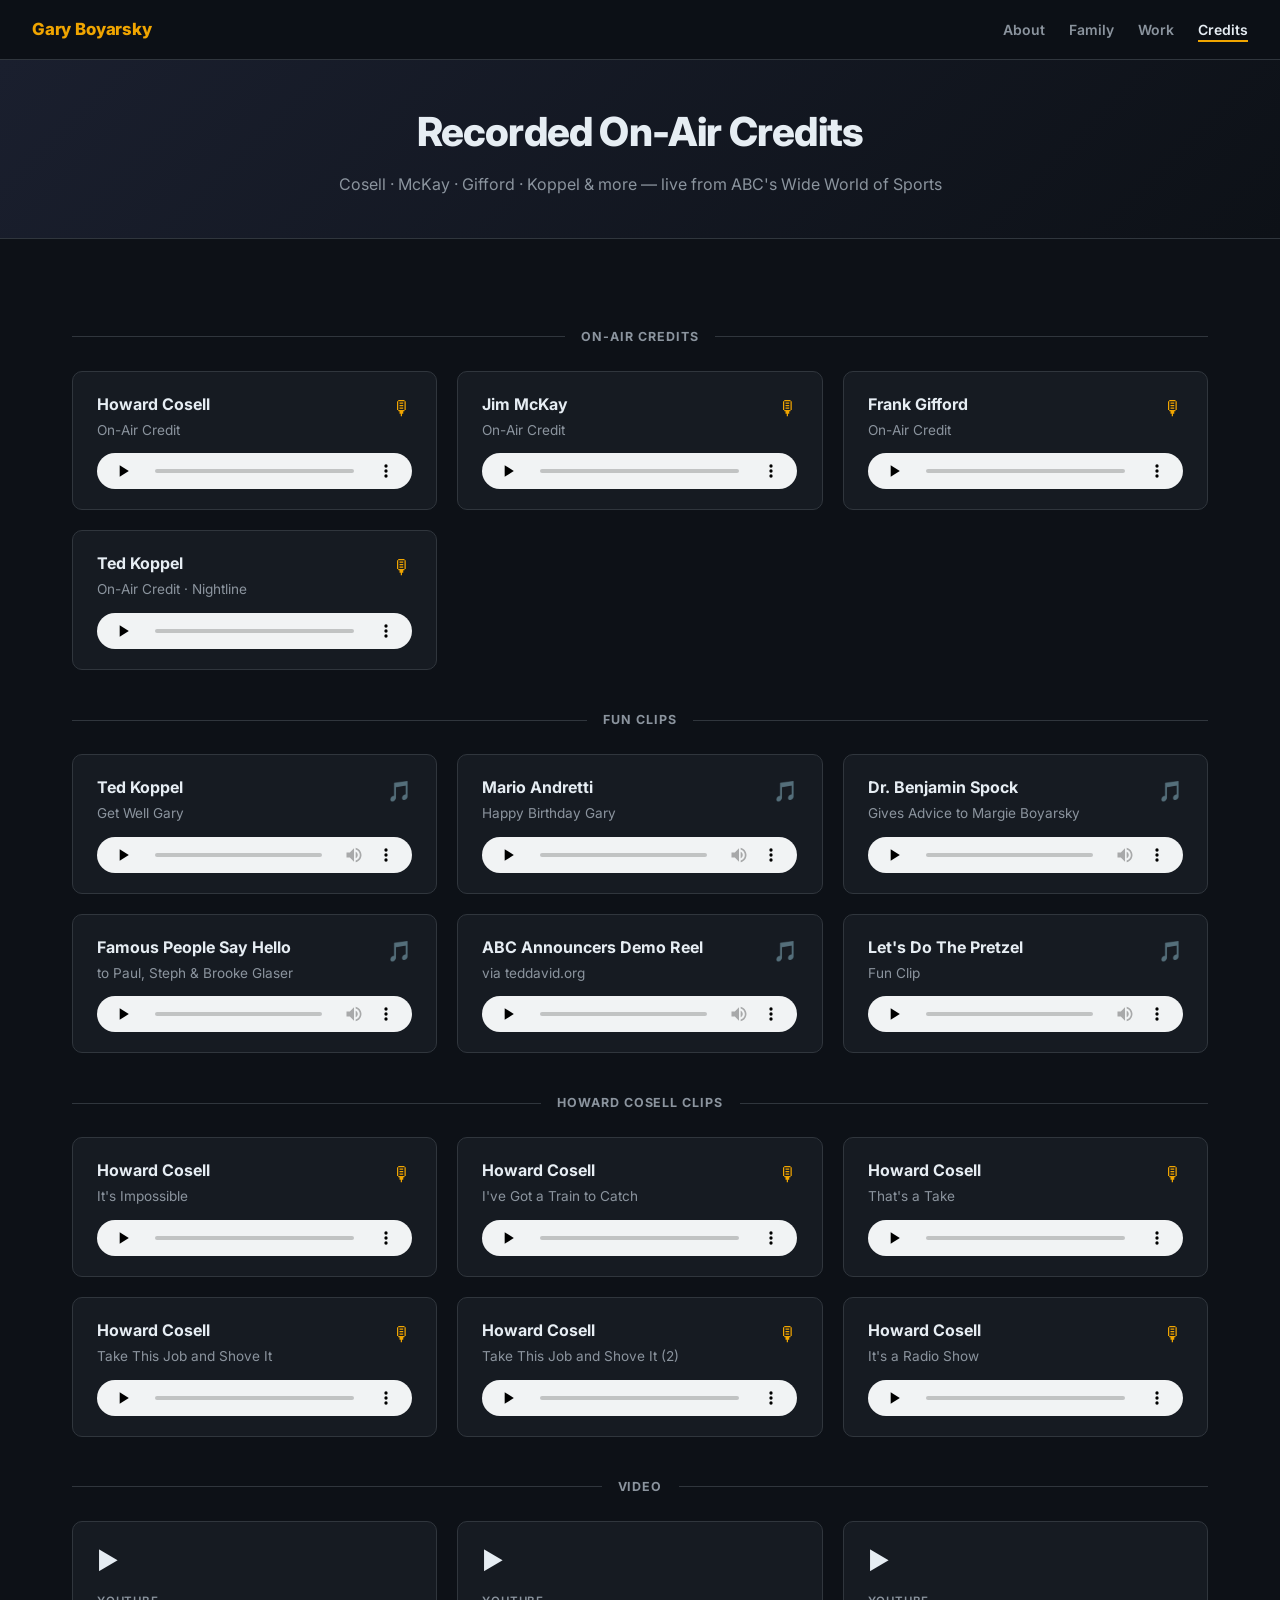
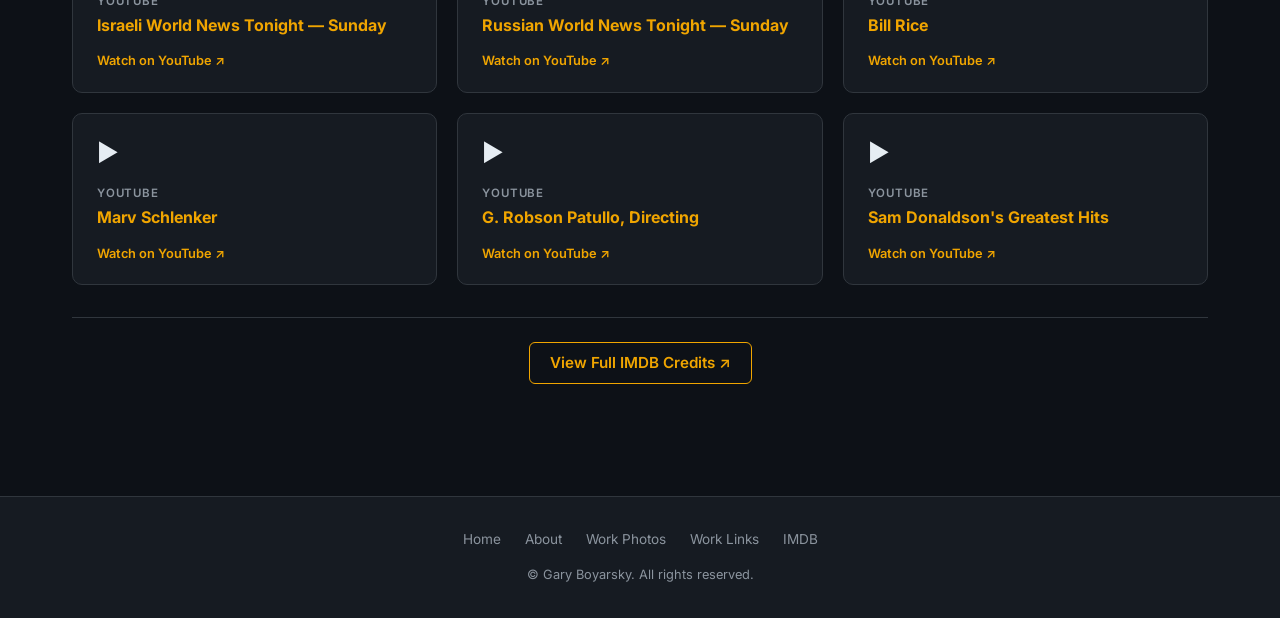
<file: credits.html>
<!DOCTYPE html>
<html lang="en">
<head>
  <meta charset="UTF-8">
  <meta name="viewport" content="width=device-width, initial-scale=1.0">
  <title>Audio Credits · Gary Boyarsky</title>
  <link rel="stylesheet" href="styles.css">
</head>
<body>

<nav class="nav">
  <a href="index.html" class="nav-logo">Gary Boyarsky</a>
  <ul class="nav-links">
    <li><a href="history.html">About</a></li>
    <li><a href="family.html">Family</a></li>
    <li><a href="workphotos.html">Work</a></li>
    <li><a href="credits.html" class="active">Credits</a></li>
  </ul>
</nav>

<div class="page-header">
  <h1>Recorded On-Air Credits</h1>
  <p>Cosell · McKay · Gifford · Koppel &amp; more — live from ABC's Wide World of Sports</p>
</div>

<main class="container">

  <div class="section-divider">On-Air Credits</div>
  <div class="card-grid">

    <div class="audio-card">
      <div class="audio-card-header">
        <div>
          <div class="audio-card-name">Howard Cosell</div>
          <div class="audio-card-title">On-Air Credit</div>
        </div>
        <div class="audio-card-icon">🎙</div>
      </div>
      <audio controls preload="none">
        <source src="http://garyboyarsky.com/Howard%20Cosell.mp3" type="audio/mpeg">
      </audio>
    </div>

    <div class="audio-card">
      <div class="audio-card-header">
        <div>
          <div class="audio-card-name">Jim McKay</div>
          <div class="audio-card-title">On-Air Credit</div>
        </div>
        <div class="audio-card-icon">🎙</div>
      </div>
      <audio controls preload="none">
        <source src="http://garyboyarsky.com/Jim%20McKay.mp3" type="audio/mpeg">
      </audio>
    </div>

    <div class="audio-card">
      <div class="audio-card-header">
        <div>
          <div class="audio-card-name">Frank Gifford</div>
          <div class="audio-card-title">On-Air Credit</div>
        </div>
        <div class="audio-card-icon">🎙</div>
      </div>
      <audio controls preload="none">
        <source src="http://garyboyarsky.com/Frank%20Gifford.mp3" type="audio/mpeg">
      </audio>
    </div>

    <div class="audio-card">
      <div class="audio-card-header">
        <div>
          <div class="audio-card-name">Ted Koppel</div>
          <div class="audio-card-title">On-Air Credit · Nightline</div>
        </div>
        <div class="audio-card-icon">🎙</div>
      </div>
      <audio controls preload="none">
        <source src="http://garyboyarsky.com/Ted%20Koppel.mp3" type="audio/mpeg">
      </audio>
    </div>

  </div>

  <div class="section-divider">Fun Clips</div>
  <div class="card-grid">

    <div class="audio-card">
      <div class="audio-card-header">
        <div>
          <div class="audio-card-name">Ted Koppel</div>
          <div class="audio-card-title">Get Well Gary</div>
        </div>
        <div class="audio-card-icon">🎵</div>
      </div>
      <audio controls preload="none">
        <source src="http://garyboyarsky.com/ted.mp3" type="audio/mpeg">
      </audio>
    </div>

    <div class="audio-card">
      <div class="audio-card-header">
        <div>
          <div class="audio-card-name">Mario Andretti</div>
          <div class="audio-card-title">Happy Birthday Gary</div>
        </div>
        <div class="audio-card-icon">🎵</div>
      </div>
      <audio controls preload="none">
        <source src="http://garyboyarsky.com/mario.mp3" type="audio/mpeg">
      </audio>
    </div>

    <div class="audio-card">
      <div class="audio-card-header">
        <div>
          <div class="audio-card-name">Dr. Benjamin Spock</div>
          <div class="audio-card-title">Gives Advice to Margie Boyarsky</div>
        </div>
        <div class="audio-card-icon">🎵</div>
      </div>
      <audio controls preload="none">
        <source src="http://garyboyarsky.com/Ben%20Spock.mp3" type="audio/mpeg">
      </audio>
    </div>

    <div class="audio-card">
      <div class="audio-card-header">
        <div>
          <div class="audio-card-name">Famous People Say Hello</div>
          <div class="audio-card-title">to Paul, Steph &amp; Brooke Glaser</div>
        </div>
        <div class="audio-card-icon">🎵</div>
      </div>
      <audio controls preload="none">
        <source src="http://www.garyboyarsky.com/Audio%20Autographs%20GB.mp3" type="audio/mpeg">
      </audio>
    </div>

    <div class="audio-card">
      <div class="audio-card-header">
        <div>
          <div class="audio-card-name">ABC Announcers Demo Reel</div>
          <div class="audio-card-title">via teddavid.org</div>
        </div>
        <div class="audio-card-icon">🎵</div>
      </div>
      <audio controls preload="none">
        <source src="http://teddavid.org/ABCAnncrsDemo.mp3" type="audio/mpeg">
      </audio>
    </div>

    <div class="audio-card">
      <div class="audio-card-header">
        <div>
          <div class="audio-card-name">Let's Do The Pretzel</div>
          <div class="audio-card-title">Fun Clip</div>
        </div>
        <div class="audio-card-icon">🎵</div>
      </div>
      <audio controls preload="none">
        <source src="http://www.garyboyarsky.com/letsdothepretzel.mp3" type="audio/mpeg">
      </audio>
    </div>

  </div>

  <div class="section-divider">Howard Cosell Clips</div>
  <div class="card-grid">

    <div class="audio-card">
      <div class="audio-card-header">
        <div>
          <div class="audio-card-name">Howard Cosell</div>
          <div class="audio-card-title">It's Impossible</div>
        </div>
        <div class="audio-card-icon">🎙</div>
      </div>
      <audio controls preload="none">
        <source src="http://garyboyarsky.com/ITS%20IMPOSSIBLE.mp3" type="audio/mpeg">
      </audio>
    </div>

    <div class="audio-card">
      <div class="audio-card-header">
        <div>
          <div class="audio-card-name">Howard Cosell</div>
          <div class="audio-card-title">I've Got a Train to Catch</div>
        </div>
        <div class="audio-card-icon">🎙</div>
      </div>
      <audio controls preload="none">
        <source src="http://garyboyarsky.com/TRAIN.mp3" type="audio/mpeg">
      </audio>
    </div>

    <div class="audio-card">
      <div class="audio-card-header">
        <div>
          <div class="audio-card-name">Howard Cosell</div>
          <div class="audio-card-title">That's a Take</div>
        </div>
        <div class="audio-card-icon">🎙</div>
      </div>
      <audio controls preload="none">
        <source src="http://garyboyarsky.com/THATS%20A%20TAKE.mp3" type="audio/mpeg">
      </audio>
    </div>

    <div class="audio-card">
      <div class="audio-card-header">
        <div>
          <div class="audio-card-name">Howard Cosell</div>
          <div class="audio-card-title">Take This Job and Shove It</div>
        </div>
        <div class="audio-card-icon">🎙</div>
      </div>
      <audio controls preload="none">
        <source src="http://garyboyarsky.com/TAKE%20THIS%20JOB%20AND%20SHOVE%20IT.mp3" type="audio/mpeg">
      </audio>
    </div>

    <div class="audio-card">
      <div class="audio-card-header">
        <div>
          <div class="audio-card-name">Howard Cosell</div>
          <div class="audio-card-title">Take This Job and Shove It (2)</div>
        </div>
        <div class="audio-card-icon">🎙</div>
      </div>
      <audio controls preload="none">
        <source src="http://garyboyarsky.com/TAKE%20THIS%20JOB%20AND%20SHOVE%20IT%202.mp3" type="audio/mpeg">
      </audio>
    </div>

    <div class="audio-card">
      <div class="audio-card-header">
        <div>
          <div class="audio-card-name">Howard Cosell</div>
          <div class="audio-card-title">It's a Radio Show</div>
        </div>
        <div class="audio-card-icon">🎙</div>
      </div>
      <audio controls preload="none">
        <source src="http://garyboyarsky.com/ITS%20A%20RADIO%20SHOW.mp3" type="audio/mpeg">
      </audio>
    </div>

  </div>

  <div class="section-divider">Video</div>
  <div class="card-grid">
    <a href="https://www.youtube.com/watch?v=yKusQ3S_dQo" class="card" target="_blank" rel="noopener">
      <div class="card-icon">▶️</div>
      <div class="card-category">YouTube</div>
      <div class="card-title">Israeli World News Tonight — Sunday</div>
      <div class="card-arrow">Watch on YouTube ↗</div>
    </a>
    <a href="https://www.youtube.com/watch?v=mWGY6l84nbY" class="card" target="_blank" rel="noopener">
      <div class="card-icon">▶️</div>
      <div class="card-category">YouTube</div>
      <div class="card-title">Russian World News Tonight — Sunday</div>
      <div class="card-arrow">Watch on YouTube ↗</div>
    </a>
    <a href="https://www.youtube.com/watch?v=78CAx4_Gjl0" class="card" target="_blank" rel="noopener">
      <div class="card-icon">▶️</div>
      <div class="card-category">YouTube</div>
      <div class="card-title">Bill Rice</div>
      <div class="card-arrow">Watch on YouTube ↗</div>
    </a>
    <a href="https://www.youtube.com/watch?v=B7uyZb-xCDA" class="card" target="_blank" rel="noopener">
      <div class="card-icon">▶️</div>
      <div class="card-category">YouTube</div>
      <div class="card-title">Marv Schlenker</div>
      <div class="card-arrow">Watch on YouTube ↗</div>
    </a>
    <a href="https://www.youtube.com/watch?v=vAN73MWc3ZY" class="card" target="_blank" rel="noopener">
      <div class="card-icon">▶️</div>
      <div class="card-category">YouTube</div>
      <div class="card-title">G. Robson Patullo, Directing</div>
      <div class="card-arrow">Watch on YouTube ↗</div>
    </a>
    <a href="https://www.youtube.com/watch?v=j36Q4XBTFoc" class="card" target="_blank" rel="noopener">
      <div class="card-icon">▶️</div>
      <div class="card-category">YouTube</div>
      <div class="card-title">Sam Donaldson's Greatest Hits</div>
      <div class="card-arrow">Watch on YouTube ↗</div>
    </a>
  </div>

  <div style="margin-top:2rem; padding-top:1.5rem; border-top:1px solid var(--border); text-align:center;">
    <a href="http://www.imdb.com/name/nm3218027/" target="_blank" rel="noopener" class="hero-link">
      View Full IMDB Credits ↗
    </a>
  </div>

</main>

<footer class="footer">
  <div class="footer-links">
    <a href="index.html">Home</a>
    <a href="history.html">About</a>
    <a href="workphotos.html">Work Photos</a>
    <a href="work.html">Work Links</a>
    <a href="http://www.imdb.com/name/nm3218027/" target="_blank" rel="noopener">IMDB</a>
  </div>
  <p class="footer-copy">&copy; Gary Boyarsky. All rights reserved.</p>
</footer>

</body>
</html>
</file>
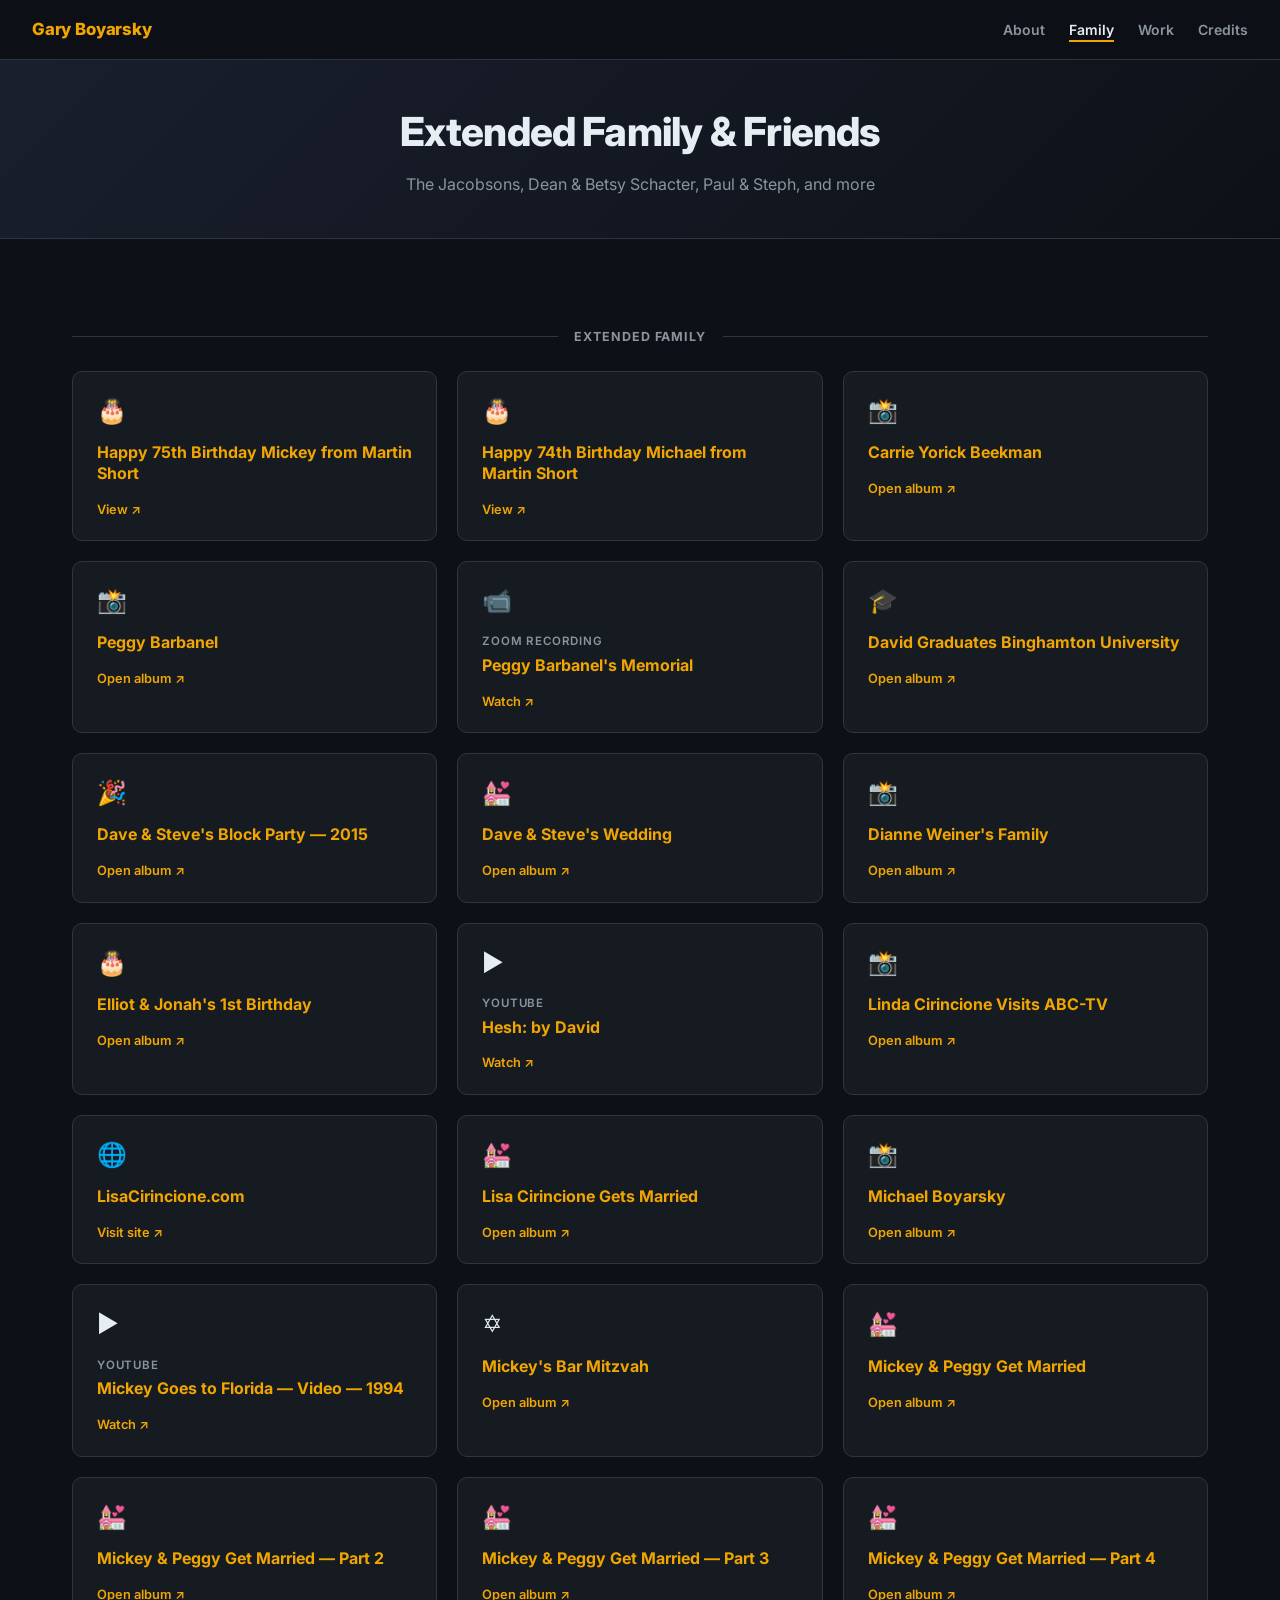
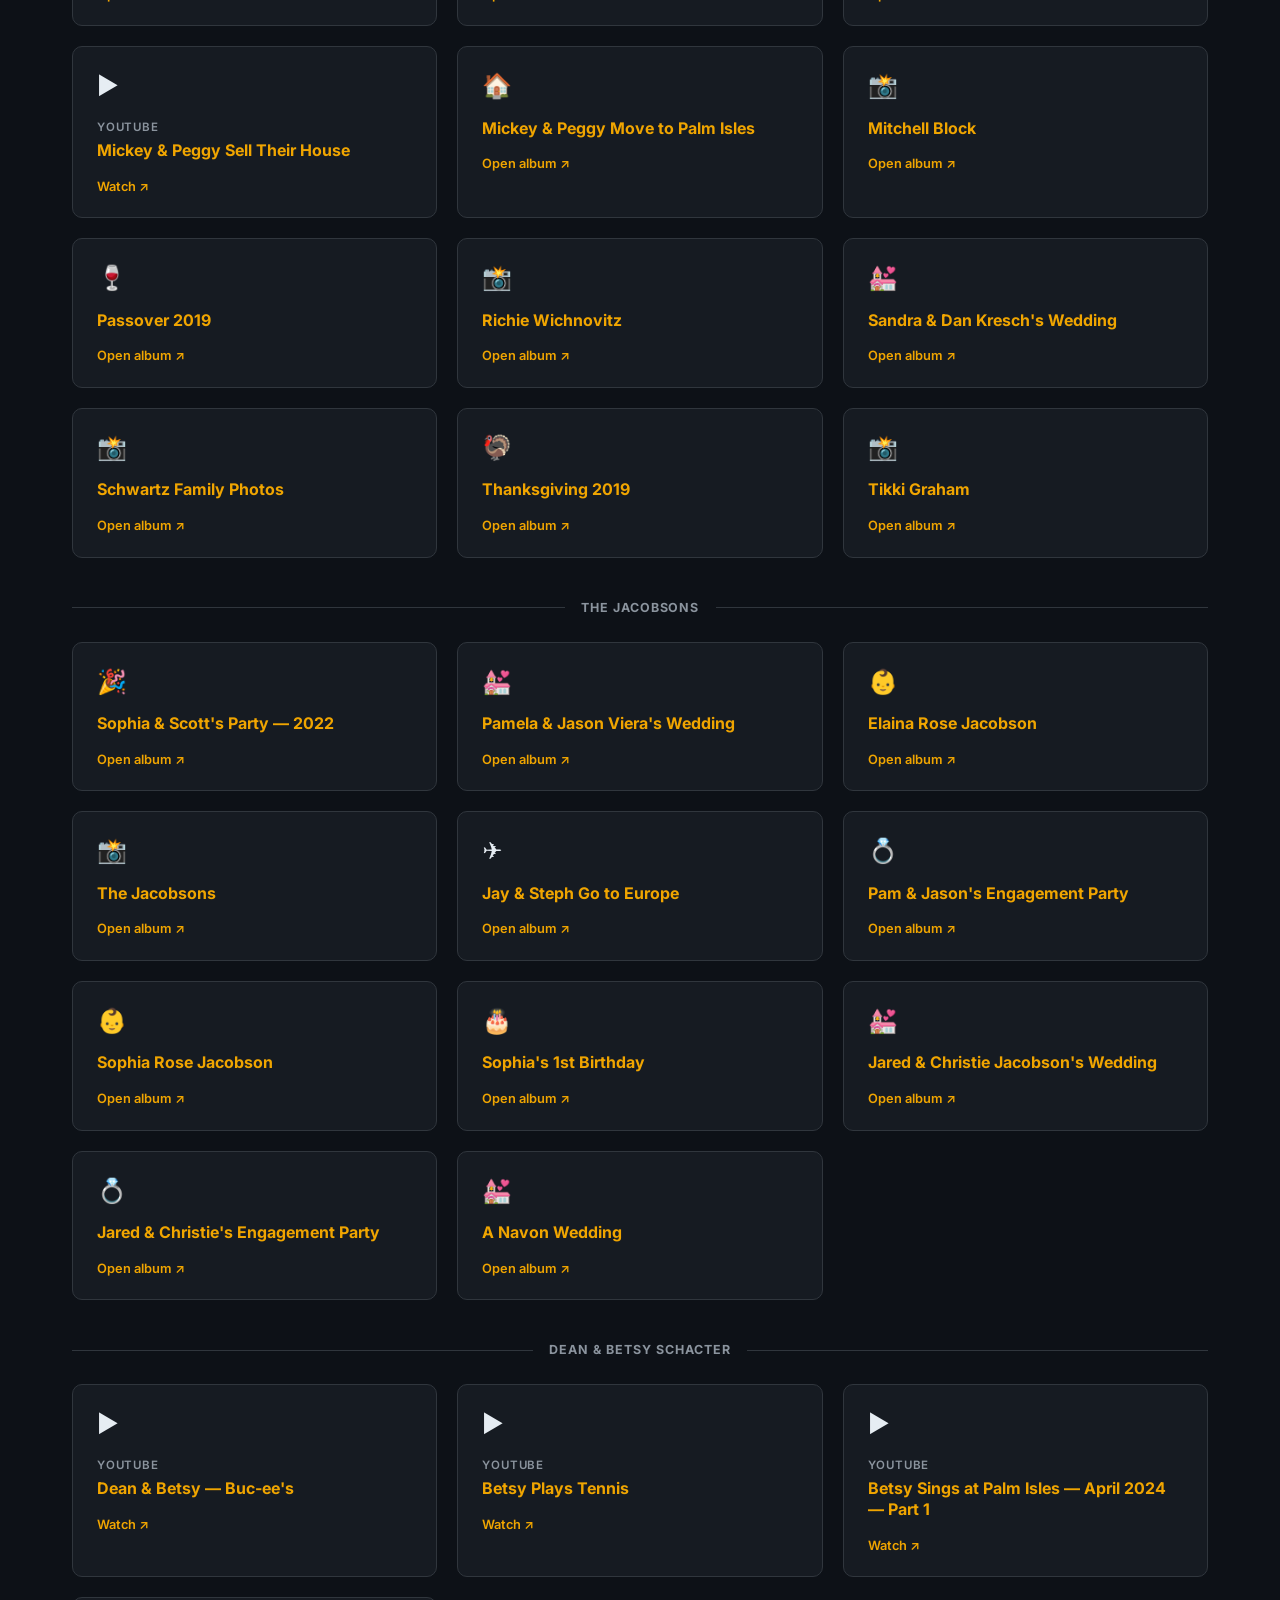
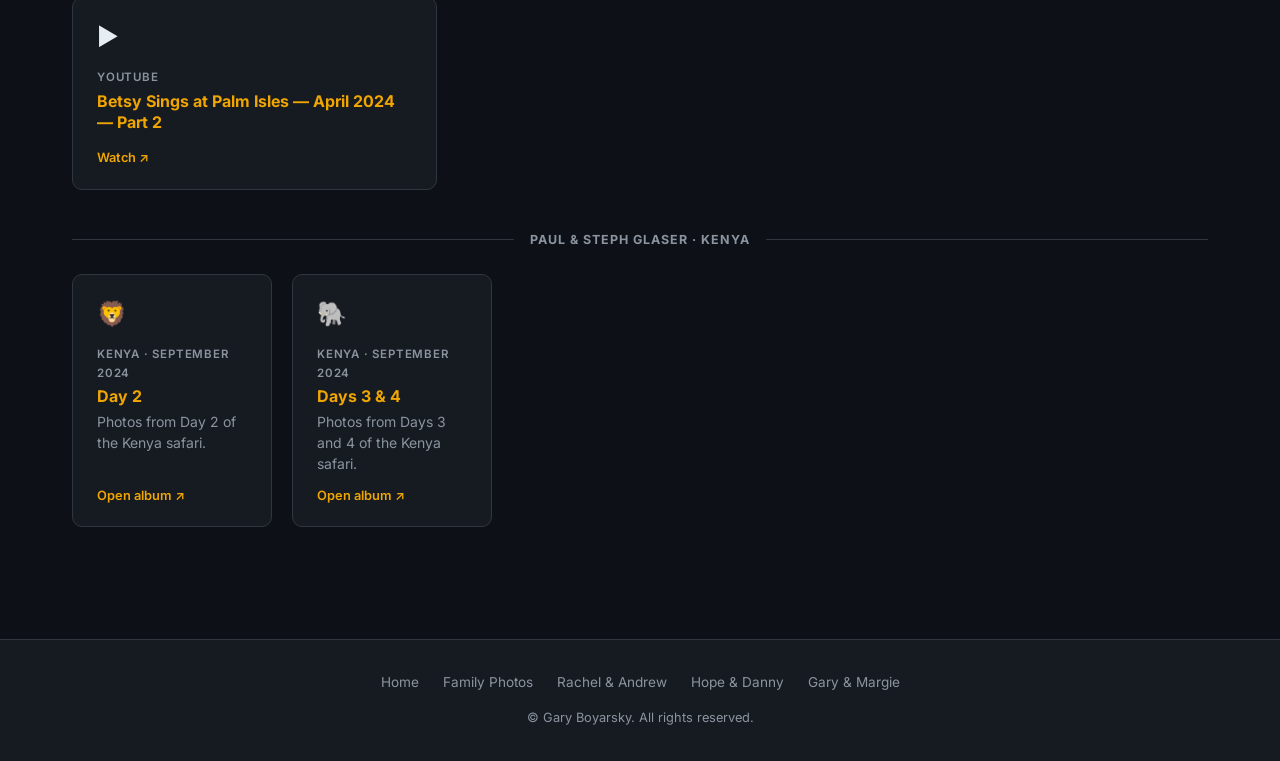
<file: extended.html>
<!DOCTYPE html>
<html lang="en">
<head>
  <meta charset="UTF-8">
  <meta name="viewport" content="width=device-width, initial-scale=1.0">
  <title>Extended Family &amp; Friends · Gary Boyarsky</title>
  <link rel="stylesheet" href="styles.css">
</head>
<body>

<nav class="nav">
  <a href="index.html" class="nav-logo">Gary Boyarsky</a>
  <ul class="nav-links">
    <li><a href="history.html">About</a></li>
    <li><a href="family.html" class="active">Family</a></li>
    <li><a href="workphotos.html">Work</a></li>
    <li><a href="credits.html">Credits</a></li>
  </ul>
</nav>

<div class="page-header">
  <h1>Extended Family &amp; Friends</h1>
  <p>The Jacobsons, Dean &amp; Betsy Schacter, Paul &amp; Steph, and more</p>
</div>

<main class="container">

  <div class="section-divider">Extended Family</div>
  <div class="card-grid">
    <a href="https://www.americangreetings.com/pickup/r012300d7d6094843b317449607537924" class="card" target="_blank" rel="noopener">
      <div class="card-icon">🎂</div>
      <div class="card-title">Happy 75th Birthday Mickey from Martin Short</div>
      <div class="card-arrow">View ↗</div>
    </a>
    <a href="https://www.americangreetings.com/pickup/re9570b2b-aa06-44b1-b918-0b8be46f40a1" class="card" target="_blank" rel="noopener">
      <div class="card-icon">🎂</div>
      <div class="card-title">Happy 74th Birthday Michael from Martin Short</div>
      <div class="card-arrow">View ↗</div>
    </a>
    <a href="https://photos.app.goo.gl/6FGLA9hrXGtEeiwt8" class="card" target="_blank" rel="noopener">
      <div class="card-icon">📸</div>
      <div class="card-title">Carrie Yorick Beekman</div>
      <div class="card-arrow">Open album ↗</div>
    </a>
    <a href="https://photos.app.goo.gl/hwEYxvj3cYCgtjYZ7" class="card" target="_blank" rel="noopener">
      <div class="card-icon">📸</div>
      <div class="card-title">Peggy Barbanel</div>
      <div class="card-arrow">Open album ↗</div>
    </a>
    <a href="https://us02web.zoom.us/rec/share/cgEqqxywZ8tghodrY_ZNXr3QXXg2HH69zTDb3KZFR8mJh3nE1g_L57gG0D-yCt44.bWmsHNYVkgO9iS8C" class="card" target="_blank" rel="noopener">
      <div class="card-icon">📹</div>
      <div class="card-category">Zoom Recording</div>
      <div class="card-title">Peggy Barbanel's Memorial</div>
      <div class="card-arrow">Watch ↗</div>
    </a>
    <a href="https://goo.gl/photos/xskgvStXqFi5hSR3A" class="card" target="_blank" rel="noopener">
      <div class="card-icon">🎓</div>
      <div class="card-title">David Graduates Binghamton University</div>
      <div class="card-arrow">Open album ↗</div>
    </a>
    <a href="https://goo.gl/photos/pTabMbvXoriUaShg9" class="card" target="_blank" rel="noopener">
      <div class="card-icon">🎉</div>
      <div class="card-title">Dave &amp; Steve's Block Party — 2015</div>
      <div class="card-arrow">Open album ↗</div>
    </a>
    <a href="https://goo.gl/photos/eBrhQYaJPcbGEAuJ7" class="card" target="_blank" rel="noopener">
      <div class="card-icon">💒</div>
      <div class="card-title">Dave &amp; Steve's Wedding</div>
      <div class="card-arrow">Open album ↗</div>
    </a>
    <a href="https://goo.gl/photos/sHF3K2Xxpdkwbku7A" class="card" target="_blank" rel="noopener">
      <div class="card-icon">📸</div>
      <div class="card-title">Dianne Weiner's Family</div>
      <div class="card-arrow">Open album ↗</div>
    </a>
    <a href="https://photos.app.goo.gl/6T2hB0CUZBXeMAqg2" class="card" target="_blank" rel="noopener">
      <div class="card-icon">🎂</div>
      <div class="card-title">Elliot &amp; Jonah's 1st Birthday</div>
      <div class="card-arrow">Open album ↗</div>
    </a>
    <a href="https://www.youtube.com/watch?v=armqwg5CK18&feature=em-share_video_user" class="card" target="_blank" rel="noopener">
      <div class="card-icon">▶️</div>
      <div class="card-category">YouTube</div>
      <div class="card-title">Hesh: by David</div>
      <div class="card-arrow">Watch ↗</div>
    </a>
    <a href="https://goo.gl/photos/1qTZN4WYwnn7yfnt9" class="card" target="_blank" rel="noopener">
      <div class="card-icon">📸</div>
      <div class="card-title">Linda Cirincione Visits ABC-TV</div>
      <div class="card-arrow">Open album ↗</div>
    </a>
    <a href="http://lisacirincione.com/" class="card" target="_blank" rel="noopener">
      <div class="card-icon">🌐</div>
      <div class="card-title">LisaCirincione.com</div>
      <div class="card-arrow">Visit site ↗</div>
    </a>
    <a href="https://photos.app.goo.gl/LcWwiJbVEnMnb4gS7" class="card" target="_blank" rel="noopener">
      <div class="card-icon">💒</div>
      <div class="card-title">Lisa Cirincione Gets Married</div>
      <div class="card-arrow">Open album ↗</div>
    </a>
    <a href="https://goo.gl/photos/oyZerQGuov7UUvpo6" class="card" target="_blank" rel="noopener">
      <div class="card-icon">📸</div>
      <div class="card-title">Michael Boyarsky</div>
      <div class="card-arrow">Open album ↗</div>
    </a>
    <a href="https://youtu.be/-LhYqsYfBvE?si=MSkm1sS_UcFN71E4" class="card" target="_blank" rel="noopener">
      <div class="card-icon">▶️</div>
      <div class="card-category">YouTube</div>
      <div class="card-title">Mickey Goes to Florida — Video — 1994</div>
      <div class="card-arrow">Watch ↗</div>
    </a>
    <a href="https://photos.google.com/share/AF1QipP_xlPKNY0-HMzKETxigziVu6-k7JZSCTxHkBhsjd-B3sam4RMdPf8RNMSwTLBysg?key=U3ZYVmtsQlczZ3RfQld1bE11U1VsUDRxVUxOWWVB" class="card" target="_blank" rel="noopener">
      <div class="card-icon">✡️</div>
      <div class="card-title">Mickey's Bar Mitzvah</div>
      <div class="card-arrow">Open album ↗</div>
    </a>
    <a href="https://goo.gl/photos/zhLB3hy3CWvDqjxv8" class="card" target="_blank" rel="noopener">
      <div class="card-icon">💒</div>
      <div class="card-title">Mickey &amp; Peggy Get Married</div>
      <div class="card-arrow">Open album ↗</div>
    </a>
    <a href="https://goo.gl/photos/1L7rc33yN9uwGK7R7" class="card" target="_blank" rel="noopener">
      <div class="card-icon">💒</div>
      <div class="card-title">Mickey &amp; Peggy Get Married — Part 2</div>
      <div class="card-arrow">Open album ↗</div>
    </a>
    <a href="https://goo.gl/photos/AAYuehQoqsh1oUHGA" class="card" target="_blank" rel="noopener">
      <div class="card-icon">💒</div>
      <div class="card-title">Mickey &amp; Peggy Get Married — Part 3</div>
      <div class="card-arrow">Open album ↗</div>
    </a>
    <a href="https://goo.gl/photos/qEJ1DWuuP6KDLc4y9" class="card" target="_blank" rel="noopener">
      <div class="card-icon">💒</div>
      <div class="card-title">Mickey &amp; Peggy Get Married — Part 4</div>
      <div class="card-arrow">Open album ↗</div>
    </a>
    <a href="https://m.youtube.com/watch?v=W6UaOtWhzJ0&feature=youtu.be" class="card" target="_blank" rel="noopener">
      <div class="card-icon">▶️</div>
      <div class="card-category">YouTube</div>
      <div class="card-title">Mickey &amp; Peggy Sell Their House</div>
      <div class="card-arrow">Watch ↗</div>
    </a>
    <a href="https://photos.app.goo.gl/4kLaJGkM6xHBHWub6" class="card" target="_blank" rel="noopener">
      <div class="card-icon">🏠</div>
      <div class="card-title">Mickey &amp; Peggy Move to Palm Isles</div>
      <div class="card-arrow">Open album ↗</div>
    </a>
    <a href="https://goo.gl/photos/EkXg3S2YPYaobqpo6" class="card" target="_blank" rel="noopener">
      <div class="card-icon">📸</div>
      <div class="card-title">Mitchell Block</div>
      <div class="card-arrow">Open album ↗</div>
    </a>
    <a href="https://photos.app.goo.gl/FqJh3EBvZ2UJjbNr6" class="card" target="_blank" rel="noopener">
      <div class="card-icon">🍷</div>
      <div class="card-title">Passover 2019</div>
      <div class="card-arrow">Open album ↗</div>
    </a>
    <a href="https://goo.gl/photos/MTuPTBKfKG2BUhkt5" class="card" target="_blank" rel="noopener">
      <div class="card-icon">📸</div>
      <div class="card-title">Richie Wichnovitz</div>
      <div class="card-arrow">Open album ↗</div>
    </a>
    <a href="https://goo.gl/photos/gyuctpwAsPoXDNN29" class="card" target="_blank" rel="noopener">
      <div class="card-icon">💒</div>
      <div class="card-title">Sandra &amp; Dan Kresch's Wedding</div>
      <div class="card-arrow">Open album ↗</div>
    </a>
    <a href="https://goo.gl/photos/ga6c8XH2tRSRvkSw8" class="card" target="_blank" rel="noopener">
      <div class="card-icon">📸</div>
      <div class="card-title">Schwartz Family Photos</div>
      <div class="card-arrow">Open album ↗</div>
    </a>
    <a href="https://photos.app.goo.gl/pep5tezj8cdMrUMg9" class="card" target="_blank" rel="noopener">
      <div class="card-icon">🦃</div>
      <div class="card-title">Thanksgiving 2019</div>
      <div class="card-arrow">Open album ↗</div>
    </a>
    <a href="https://goo.gl/photos/xtsvC498RzisiTeHA" class="card" target="_blank" rel="noopener">
      <div class="card-icon">📸</div>
      <div class="card-title">Tikki Graham</div>
      <div class="card-arrow">Open album ↗</div>
    </a>
  </div>

  <div class="section-divider">The Jacobsons</div>
  <div class="card-grid">
    <a href="https://photos.app.goo.gl/EcACdAz7ruvyBb9K8" class="card" target="_blank" rel="noopener">
      <div class="card-icon">🎉</div>
      <div class="card-title">Sophia &amp; Scott's Party — 2022</div>
      <div class="card-arrow">Open album ↗</div>
    </a>
    <a href="https://photos.app.goo.gl/phZ3myFbr1inNcwcA" class="card" target="_blank" rel="noopener">
      <div class="card-icon">💒</div>
      <div class="card-title">Pamela &amp; Jason Viera's Wedding</div>
      <div class="card-arrow">Open album ↗</div>
    </a>
    <a href="https://photos.app.goo.gl/HoJdpMQ1hw8efhEeA" class="card" target="_blank" rel="noopener">
      <div class="card-icon">👶</div>
      <div class="card-title">Elaina Rose Jacobson</div>
      <div class="card-arrow">Open album ↗</div>
    </a>
    <a href="https://goo.gl/photos/rGKCMvFDvyNzoi4dA" class="card" target="_blank" rel="noopener">
      <div class="card-icon">📸</div>
      <div class="card-title">The Jacobsons</div>
      <div class="card-arrow">Open album ↗</div>
    </a>
    <a href="https://photos.app.goo.gl/rDqHPA1CQBqrmVYY8" class="card" target="_blank" rel="noopener">
      <div class="card-icon">✈️</div>
      <div class="card-title">Jay &amp; Steph Go to Europe</div>
      <div class="card-arrow">Open album ↗</div>
    </a>
    <a href="https://photos.app.goo.gl/ScSg11ppvfiBizow5" class="card" target="_blank" rel="noopener">
      <div class="card-icon">💍</div>
      <div class="card-title">Pam &amp; Jason's Engagement Party</div>
      <div class="card-arrow">Open album ↗</div>
    </a>
    <a href="https://goo.gl/photos/NiT1Mx3hfZAJhynU9" class="card" target="_blank" rel="noopener">
      <div class="card-icon">👶</div>
      <div class="card-title">Sophia Rose Jacobson</div>
      <div class="card-arrow">Open album ↗</div>
    </a>
    <a href="https://goo.gl/photos/toVrqYpaho68RzxB8" class="card" target="_blank" rel="noopener">
      <div class="card-icon">🎂</div>
      <div class="card-title">Sophia's 1st Birthday</div>
      <div class="card-arrow">Open album ↗</div>
    </a>
    <a href="https://goo.gl/photos/gBBJxRGBJxKT331Y7" class="card" target="_blank" rel="noopener">
      <div class="card-icon">💒</div>
      <div class="card-title">Jared &amp; Christie Jacobson's Wedding</div>
      <div class="card-arrow">Open album ↗</div>
    </a>
    <a href="https://goo.gl/photos/AfzkTsWdKpqrvhbS8" class="card" target="_blank" rel="noopener">
      <div class="card-icon">💍</div>
      <div class="card-title">Jared &amp; Christie's Engagement Party</div>
      <div class="card-arrow">Open album ↗</div>
    </a>
    <a href="https://goo.gl/photos/4zxYoWspMMHA2iYH8" class="card" target="_blank" rel="noopener">
      <div class="card-icon">💒</div>
      <div class="card-title">A Navon Wedding</div>
      <div class="card-arrow">Open album ↗</div>
    </a>
  </div>

  <div class="section-divider">Dean &amp; Betsy Schacter</div>
  <div class="card-grid">
    <a href="https://youtu.be/HB-jY17j7Bc" class="card" target="_blank" rel="noopener">
      <div class="card-icon">▶️</div>
      <div class="card-category">YouTube</div>
      <div class="card-title">Dean &amp; Betsy — Buc-ee's</div>
      <div class="card-arrow">Watch ↗</div>
    </a>
    <a href="https://youtu.be/WdfzKYkhgGQ" class="card" target="_blank" rel="noopener">
      <div class="card-icon">▶️</div>
      <div class="card-category">YouTube</div>
      <div class="card-title">Betsy Plays Tennis</div>
      <div class="card-arrow">Watch ↗</div>
    </a>
    <a href="https://youtu.be/k_mvgPT5J00" class="card" target="_blank" rel="noopener">
      <div class="card-icon">▶️</div>
      <div class="card-category">YouTube</div>
      <div class="card-title">Betsy Sings at Palm Isles — April 2024 — Part 1</div>
      <div class="card-arrow">Watch ↗</div>
    </a>
    <a href="https://youtu.be/plNqOdXWsbU" class="card" target="_blank" rel="noopener">
      <div class="card-icon">▶️</div>
      <div class="card-category">YouTube</div>
      <div class="card-title">Betsy Sings at Palm Isles — April 2024 — Part 2</div>
      <div class="card-arrow">Watch ↗</div>
    </a>
  </div>

  <div class="section-divider">Paul &amp; Steph Glaser · Kenya</div>
  <div class="card-grid" style="max-width:640px;">
    <a href="https://photos.app.goo.gl/FdodDfDy5mzMstyWA" class="card" target="_blank" rel="noopener">
      <div class="card-icon">🦁</div>
      <div class="card-category">Kenya · September 2024</div>
      <div class="card-title">Day 2</div>
      <div class="card-desc">Photos from Day 2 of the Kenya safari.</div>
      <div class="card-arrow">Open album ↗</div>
    </a>
    <a href="https://photos.app.goo.gl/gVpK2jjXxyUbwhHKA" class="card" target="_blank" rel="noopener">
      <div class="card-icon">🐘</div>
      <div class="card-category">Kenya · September 2024</div>
      <div class="card-title">Days 3 &amp; 4</div>
      <div class="card-desc">Photos from Days 3 and 4 of the Kenya safari.</div>
      <div class="card-arrow">Open album ↗</div>
    </a>
  </div>

</main>

<footer class="footer">
  <div class="footer-links">
    <a href="index.html">Home</a>
    <a href="family.html">Family Photos</a>
    <a href="rachel.html">Rachel &amp; Andrew</a>
    <a href="hope.html">Hope &amp; Danny</a>
    <a href="gary.html">Gary &amp; Margie</a>
  </div>
  <p class="footer-copy">&copy; Gary Boyarsky. All rights reserved.</p>
</footer>

</body>
</html>
</file>
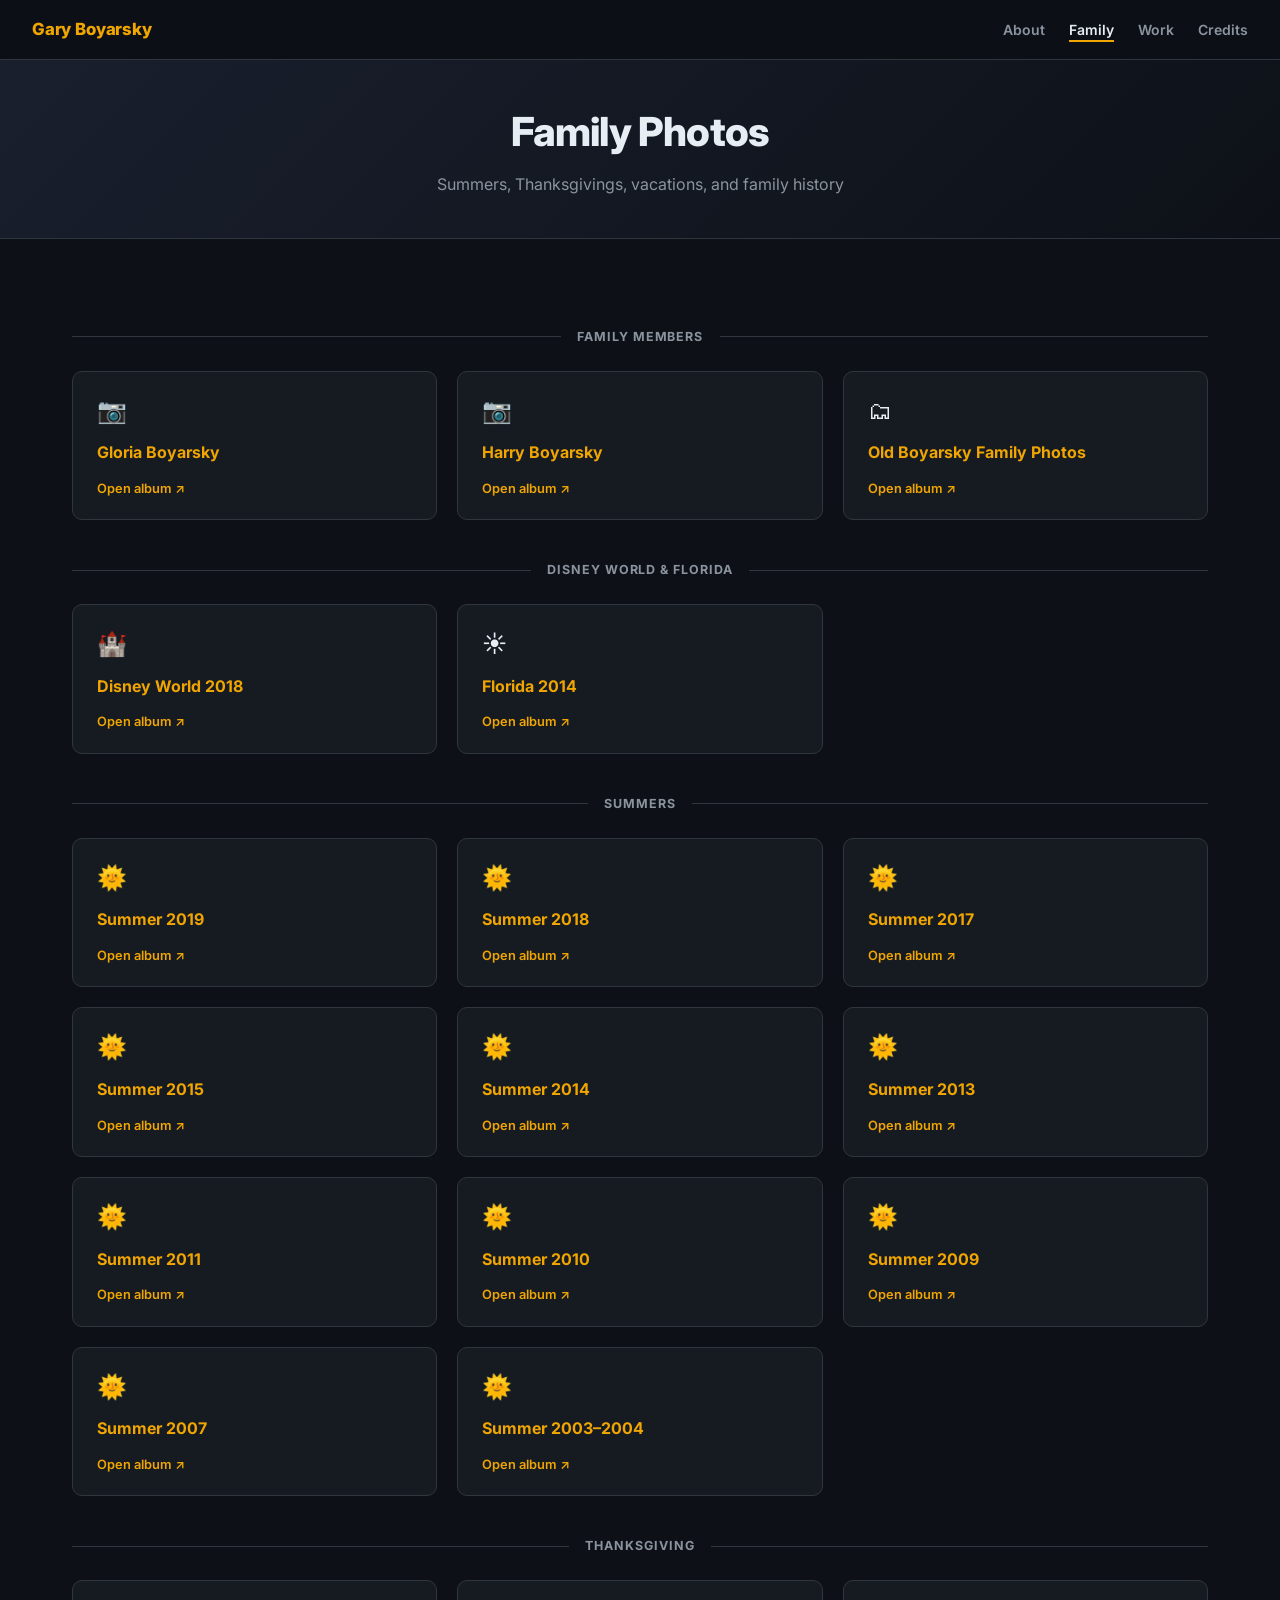
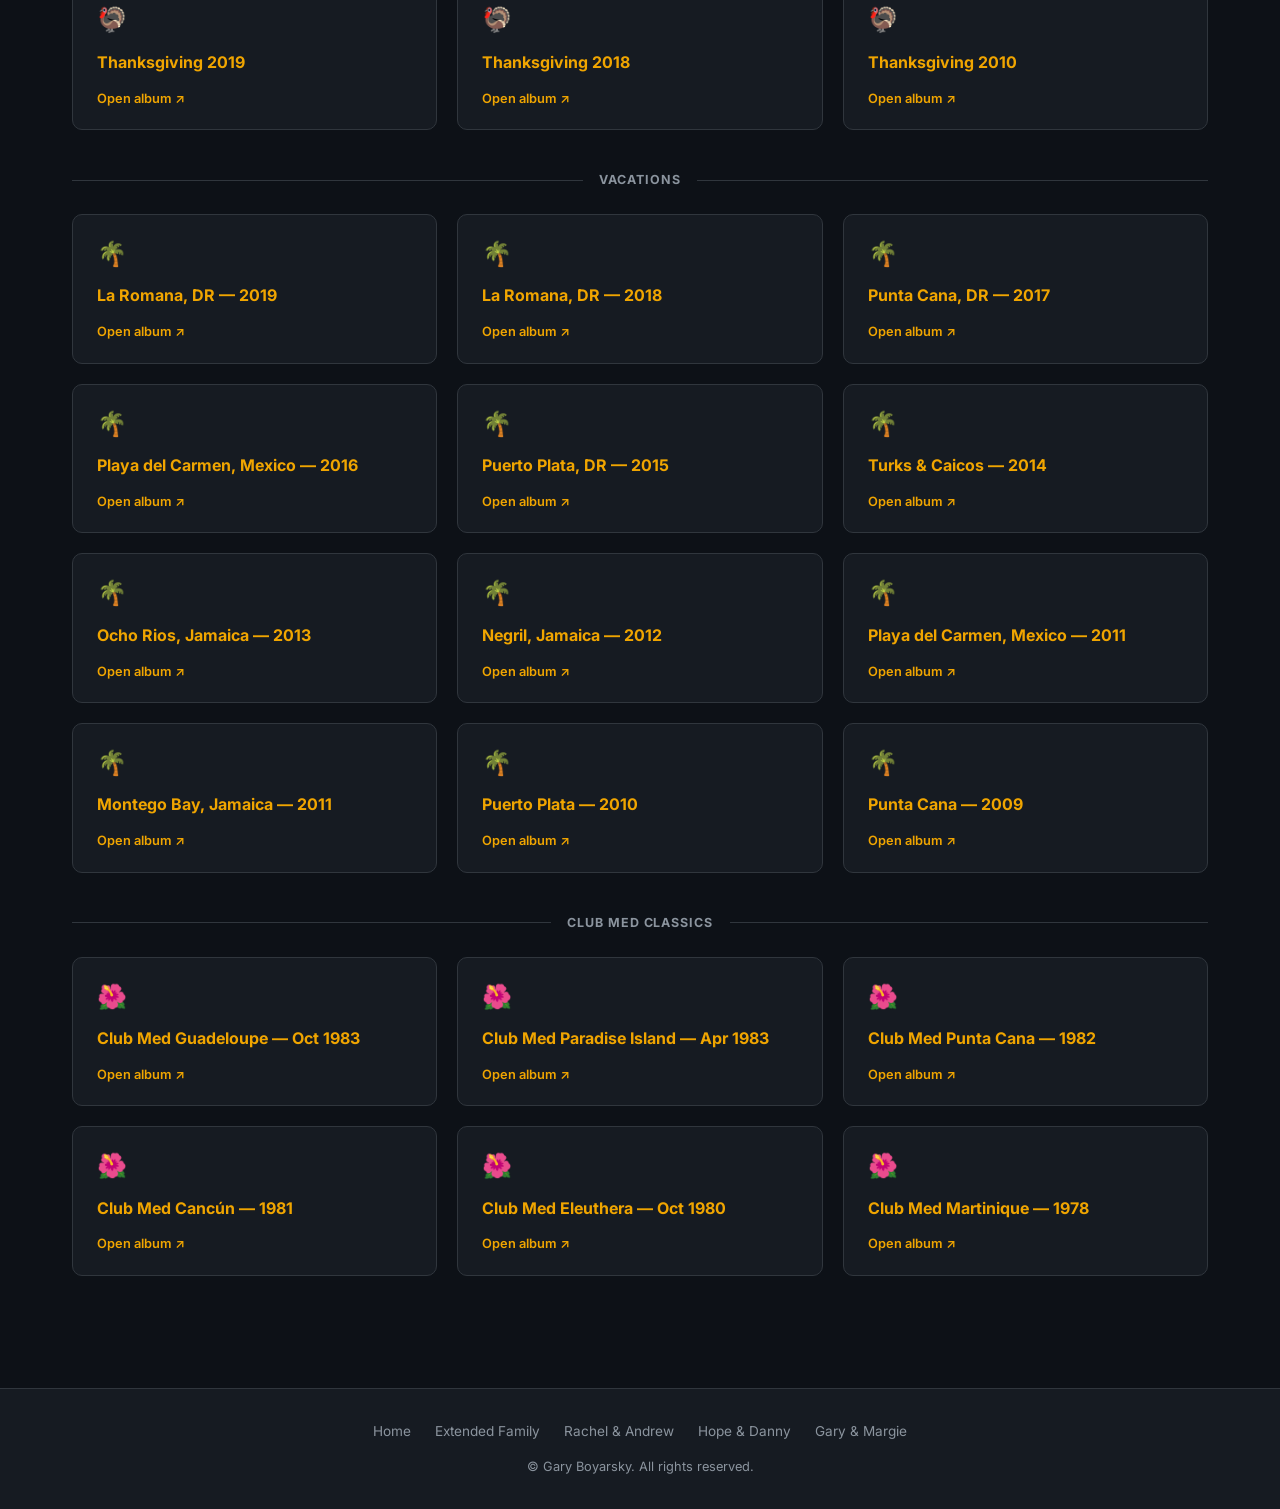
<file: family.html>
<!DOCTYPE html>
<html lang="en">
<head>
  <meta charset="UTF-8">
  <meta name="viewport" content="width=device-width, initial-scale=1.0">
  <title>Family Photos · Gary Boyarsky</title>
  <link rel="stylesheet" href="styles.css">
</head>
<body>

<nav class="nav">
  <a href="index.html" class="nav-logo">Gary Boyarsky</a>
  <ul class="nav-links">
    <li><a href="history.html">About</a></li>
    <li><a href="family.html" class="active">Family</a></li>
    <li><a href="workphotos.html">Work</a></li>
    <li><a href="credits.html">Credits</a></li>
  </ul>
</nav>

<div class="page-header">
  <h1>Family Photos</h1>
  <p>Summers, Thanksgivings, vacations, and family history</p>
</div>

<main class="container">

  <div class="section-divider">Family Members</div>
  <div class="card-grid">
    <a href="https://photos.app.goo.gl/yKSKdv2zzVvmzitk2" class="card" target="_blank" rel="noopener">
      <div class="card-icon">📷</div>
      <div class="card-title">Gloria Boyarsky</div>
      <div class="card-arrow">Open album ↗</div>
    </a>
    <a href="https://photos.app.goo.gl/06aQZjSXjq1odgm13" class="card" target="_blank" rel="noopener">
      <div class="card-icon">📷</div>
      <div class="card-title">Harry Boyarsky</div>
      <div class="card-arrow">Open album ↗</div>
    </a>
    <a href="https://goo.gl/photos/G7KHgxXogRvLWFPx6" class="card" target="_blank" rel="noopener">
      <div class="card-icon">🗂</div>
      <div class="card-title">Old Boyarsky Family Photos</div>
      <div class="card-arrow">Open album ↗</div>
    </a>
  </div>

  <div class="section-divider">Disney World &amp; Florida</div>
  <div class="card-grid">
    <a href="https://photos.app.goo.gl/hjfLoSQwZZoAIEiv2" class="card" target="_blank" rel="noopener">
      <div class="card-icon">🏰</div>
      <div class="card-title">Disney World 2018</div>
      <div class="card-arrow">Open album ↗</div>
    </a>
    <a href="https://goo.gl/photos/ix9Gqhfz7qS52pKo9" class="card" target="_blank" rel="noopener">
      <div class="card-icon">☀️</div>
      <div class="card-title">Florida 2014</div>
      <div class="card-arrow">Open album ↗</div>
    </a>
  </div>

  <div class="section-divider">Summers</div>
  <div class="card-grid">
    <a href="https://photos.app.goo.gl/vocDwc1KEZ89b7heA" class="card" target="_blank" rel="noopener">
      <div class="card-icon">🌞</div>
      <div class="card-title">Summer 2019</div>
      <div class="card-arrow">Open album ↗</div>
    </a>
    <a href="https://photos.app.goo.gl/MKUDbFvVYskbrgcE8" class="card" target="_blank" rel="noopener">
      <div class="card-icon">🌞</div>
      <div class="card-title">Summer 2018</div>
      <div class="card-arrow">Open album ↗</div>
    </a>
    <a href="https://photos.app.goo.gl/QABa8THzcmnZjfNA2" class="card" target="_blank" rel="noopener">
      <div class="card-icon">🌞</div>
      <div class="card-title">Summer 2017</div>
      <div class="card-arrow">Open album ↗</div>
    </a>
    <a href="https://goo.gl/photos/39RNitJKyKpFy33n6" class="card" target="_blank" rel="noopener">
      <div class="card-icon">🌞</div>
      <div class="card-title">Summer 2015</div>
      <div class="card-arrow">Open album ↗</div>
    </a>
    <a href="https://goo.gl/photos/H5nWcFc1YYKVXZdY9" class="card" target="_blank" rel="noopener">
      <div class="card-icon">🌞</div>
      <div class="card-title">Summer 2014</div>
      <div class="card-arrow">Open album ↗</div>
    </a>
    <a href="https://goo.gl/photos/jdRihdscXU3gkvqv7" class="card" target="_blank" rel="noopener">
      <div class="card-icon">🌞</div>
      <div class="card-title">Summer 2013</div>
      <div class="card-arrow">Open album ↗</div>
    </a>
    <a href="https://goo.gl/photos/Nw6ey4J6rjnuuPVo8" class="card" target="_blank" rel="noopener">
      <div class="card-icon">🌞</div>
      <div class="card-title">Summer 2011</div>
      <div class="card-arrow">Open album ↗</div>
    </a>
    <a href="https://goo.gl/photos/CACcNDybjBjmZ1Rs5" class="card" target="_blank" rel="noopener">
      <div class="card-icon">🌞</div>
      <div class="card-title">Summer 2010</div>
      <div class="card-arrow">Open album ↗</div>
    </a>
    <a href="https://goo.gl/photos/N4frmxo6X1oX8kiy9" class="card" target="_blank" rel="noopener">
      <div class="card-icon">🌞</div>
      <div class="card-title">Summer 2009</div>
      <div class="card-arrow">Open album ↗</div>
    </a>
    <a href="https://goo.gl/photos/mDq4nvapdSfyD12D8" class="card" target="_blank" rel="noopener">
      <div class="card-icon">🌞</div>
      <div class="card-title">Summer 2007</div>
      <div class="card-arrow">Open album ↗</div>
    </a>
    <a href="https://goo.gl/photos/JYWKpbZLtsqnD7iA8" class="card" target="_blank" rel="noopener">
      <div class="card-icon">🌞</div>
      <div class="card-title">Summer 2003–2004</div>
      <div class="card-arrow">Open album ↗</div>
    </a>
  </div>

  <div class="section-divider">Thanksgiving</div>
  <div class="card-grid">
    <a href="https://photos.app.goo.gl/pep5tezj8cdMrUMg9" class="card" target="_blank" rel="noopener">
      <div class="card-icon">🦃</div>
      <div class="card-title">Thanksgiving 2019</div>
      <div class="card-arrow">Open album ↗</div>
    </a>
    <a href="https://photos.app.goo.gl/9j5LPnLEvgvZTc4n9" class="card" target="_blank" rel="noopener">
      <div class="card-icon">🦃</div>
      <div class="card-title">Thanksgiving 2018</div>
      <div class="card-arrow">Open album ↗</div>
    </a>
    <a href="https://goo.gl/photos/knHfi4t9RqmicmjD8" class="card" target="_blank" rel="noopener">
      <div class="card-icon">🦃</div>
      <div class="card-title">Thanksgiving 2010</div>
      <div class="card-arrow">Open album ↗</div>
    </a>
  </div>

  <div class="section-divider">Vacations</div>
  <div class="card-grid">
    <a href="https://photos.app.goo.gl/jsiXtXEgA89SEc379" class="card" target="_blank" rel="noopener">
      <div class="card-icon">🌴</div>
      <div class="card-title">La Romana, DR — 2019</div>
      <div class="card-arrow">Open album ↗</div>
    </a>
    <a href="https://photos.app.goo.gl/BvqWRs7e5dfyxCFQ9" class="card" target="_blank" rel="noopener">
      <div class="card-icon">🌴</div>
      <div class="card-title">La Romana, DR — 2018</div>
      <div class="card-arrow">Open album ↗</div>
    </a>
    <a href="https://photos.app.goo.gl/N30gxDmjD7yYja3R2" class="card" target="_blank" rel="noopener">
      <div class="card-icon">🌴</div>
      <div class="card-title">Punta Cana, DR — 2017</div>
      <div class="card-arrow">Open album ↗</div>
    </a>
    <a href="https://photos.google.com/share/AF1QipM9onRwxPGrPdsTbRDAkMsWABuJq5mQE3oIo9HZPzkONjSzVP8y4v2eCKuvbgEhgw?key=aFRTV0hQeC1KS2pxd3lVNUxfNXdJWEdwQzBTTy1n" class="card" target="_blank" rel="noopener">
      <div class="card-icon">🌴</div>
      <div class="card-title">Playa del Carmen, Mexico — 2016</div>
      <div class="card-arrow">Open album ↗</div>
    </a>
    <a href="https://goo.gl/photos/VtFojirex9xfAZtT6" class="card" target="_blank" rel="noopener">
      <div class="card-icon">🌴</div>
      <div class="card-title">Puerto Plata, DR — 2015</div>
      <div class="card-arrow">Open album ↗</div>
    </a>
    <a href="https://goo.gl/photos/GhW85XF1xJoH8Xf38" class="card" target="_blank" rel="noopener">
      <div class="card-icon">🌴</div>
      <div class="card-title">Turks &amp; Caicos — 2014</div>
      <div class="card-arrow">Open album ↗</div>
    </a>
    <a href="https://goo.gl/photos/2d1cDyxR3R2Lkp8u8" class="card" target="_blank" rel="noopener">
      <div class="card-icon">🌴</div>
      <div class="card-title">Ocho Rios, Jamaica — 2013</div>
      <div class="card-arrow">Open album ↗</div>
    </a>
    <a href="https://goo.gl/photos/j3ryfKS2pp7TMUpj7" class="card" target="_blank" rel="noopener">
      <div class="card-icon">🌴</div>
      <div class="card-title">Negril, Jamaica — 2012</div>
      <div class="card-arrow">Open album ↗</div>
    </a>
    <a href="https://goo.gl/photos/5kezBV5jyH2eUE1s5" class="card" target="_blank" rel="noopener">
      <div class="card-icon">🌴</div>
      <div class="card-title">Playa del Carmen, Mexico — 2011</div>
      <div class="card-arrow">Open album ↗</div>
    </a>
    <a href="https://goo.gl/photos/m5NTZLMSN8uZBCcL8" class="card" target="_blank" rel="noopener">
      <div class="card-icon">🌴</div>
      <div class="card-title">Montego Bay, Jamaica — 2011</div>
      <div class="card-arrow">Open album ↗</div>
    </a>
    <a href="https://goo.gl/photos/U88r5Qj1nx346PTcA" class="card" target="_blank" rel="noopener">
      <div class="card-icon">🌴</div>
      <div class="card-title">Puerto Plata — 2010</div>
      <div class="card-arrow">Open album ↗</div>
    </a>
    <a href="https://goo.gl/photos/F271c3A17MrTBXy37" class="card" target="_blank" rel="noopener">
      <div class="card-icon">🌴</div>
      <div class="card-title">Punta Cana — 2009</div>
      <div class="card-arrow">Open album ↗</div>
    </a>
  </div>

  <div class="section-divider">Club Med Classics</div>
  <div class="card-grid">
    <a href="https://photos.app.goo.gl/xHda79JavJVoEm4L6" class="card" target="_blank" rel="noopener">
      <div class="card-icon">🌺</div>
      <div class="card-title">Club Med Guadeloupe — Oct 1983</div>
      <div class="card-arrow">Open album ↗</div>
    </a>
    <a href="https://photos.app.goo.gl/jHot5CqsCL4zCiud8" class="card" target="_blank" rel="noopener">
      <div class="card-icon">🌺</div>
      <div class="card-title">Club Med Paradise Island — Apr 1983</div>
      <div class="card-arrow">Open album ↗</div>
    </a>
    <a href="https://photos.app.goo.gl/G3QfFZ3ch8SxMM397" class="card" target="_blank" rel="noopener">
      <div class="card-icon">🌺</div>
      <div class="card-title">Club Med Punta Cana — 1982</div>
      <div class="card-arrow">Open album ↗</div>
    </a>
    <a href="https://photos.app.goo.gl/MjtHt7e8VHu3Jojb8" class="card" target="_blank" rel="noopener">
      <div class="card-icon">🌺</div>
      <div class="card-title">Club Med Cancún — 1981</div>
      <div class="card-arrow">Open album ↗</div>
    </a>
    <a href="https://photos.app.goo.gl/7Yz8w47iuAxuF7Sr5" class="card" target="_blank" rel="noopener">
      <div class="card-icon">🌺</div>
      <div class="card-title">Club Med Eleuthera — Oct 1980</div>
      <div class="card-arrow">Open album ↗</div>
    </a>
    <a href="https://photos.app.goo.gl/REjXjrQDeC7sNSqS7" class="card" target="_blank" rel="noopener">
      <div class="card-icon">🌺</div>
      <div class="card-title">Club Med Martinique — 1978</div>
      <div class="card-arrow">Open album ↗</div>
    </a>
  </div>

</main>

<footer class="footer">
  <div class="footer-links">
    <a href="index.html">Home</a>
    <a href="extended.html">Extended Family</a>
    <a href="rachel.html">Rachel &amp; Andrew</a>
    <a href="hope.html">Hope &amp; Danny</a>
    <a href="gary.html">Gary &amp; Margie</a>
  </div>
  <p class="footer-copy">&copy; Gary Boyarsky. All rights reserved.</p>
</footer>

</body>
</html>
</file>
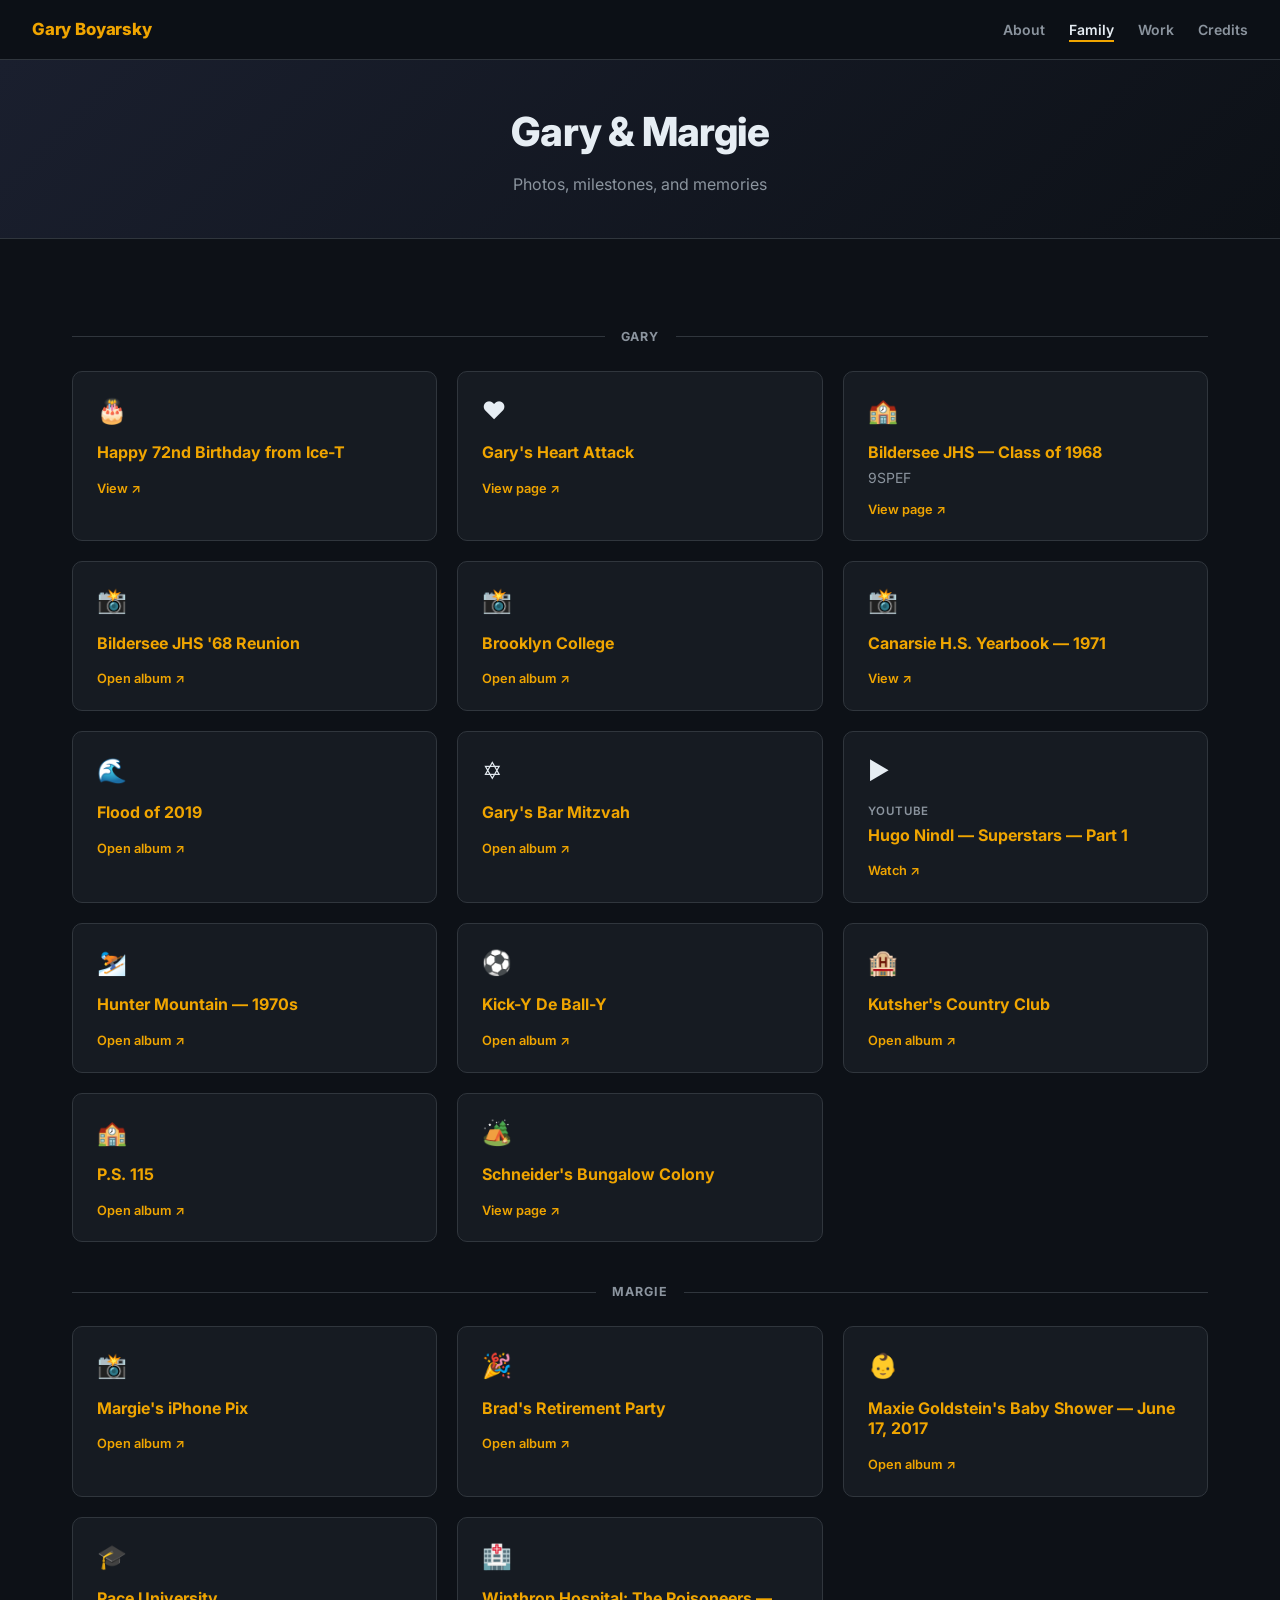
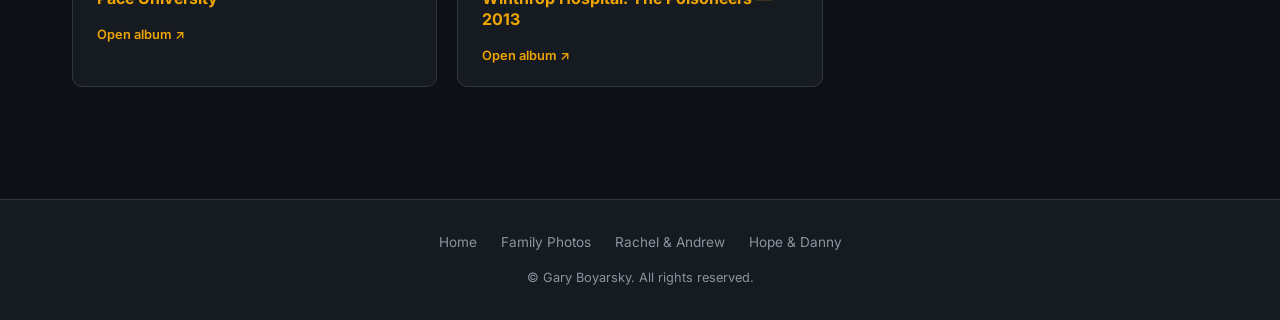
<file: gary.html>
<!DOCTYPE html>
<html lang="en">
<head>
  <meta charset="UTF-8">
  <meta name="viewport" content="width=device-width, initial-scale=1.0">
  <title>Gary &amp; Margie · Gary Boyarsky</title>
  <link rel="stylesheet" href="styles.css">
</head>
<body>

<nav class="nav">
  <a href="index.html" class="nav-logo">Gary Boyarsky</a>
  <ul class="nav-links">
    <li><a href="history.html">About</a></li>
    <li><a href="family.html" class="active">Family</a></li>
    <li><a href="workphotos.html">Work</a></li>
    <li><a href="credits.html">Credits</a></li>
  </ul>
</nav>

<div class="page-header">
  <h1>Gary &amp; Margie</h1>
  <p>Photos, milestones, and memories</p>
</div>

<main class="container">

  <div class="section-divider">Gary</div>
  <div class="card-grid">
    <a href="https://www.americangreetings.com/pickup?token=r90be6ee2a8c745be849ccbf4a7230f37&source=ag999&utm_source=pickup&utm_medium=text&utm_campaign=receiver" class="card" target="_blank" rel="noopener">
      <div class="card-icon">🎂</div>
      <div class="card-title">Happy 72nd Birthday from Ice-T</div>
      <div class="card-arrow">View ↗</div>
    </a>
    <a href="http://garyboyarsky.com/garysheartattack.html" class="card" target="_blank" rel="noopener">
      <div class="card-icon">❤️</div>
      <div class="card-title">Gary's Heart Attack</div>
      <div class="card-arrow">View page ↗</div>
    </a>
    <a href="http://garyboyarsky.com/bildersee.html" class="card" target="_blank" rel="noopener">
      <div class="card-icon">🏫</div>
      <div class="card-title">Bildersee JHS — Class of 1968</div>
      <div class="card-desc">9SPEF</div>
      <div class="card-arrow">View page ↗</div>
    </a>
    <a href="https://goo.gl/photos/HyWowQpcU77yfK996" class="card" target="_blank" rel="noopener">
      <div class="card-icon">📸</div>
      <div class="card-title">Bildersee JHS '68 Reunion</div>
      <div class="card-arrow">Open album ↗</div>
    </a>
    <a href="https://goo.gl/photos/2iqUonbHB3tnLav58" class="card" target="_blank" rel="noopener">
      <div class="card-icon">📸</div>
      <div class="card-title">Brooklyn College</div>
      <div class="card-arrow">Open album ↗</div>
    </a>
    <a href="https://www.facebook.com/photo.php?fbid=1440490011279&set=a.1440484091131.63375.1203926298&type=3&theater" class="card" target="_blank" rel="noopener">
      <div class="card-icon">📸</div>
      <div class="card-title">Canarsie H.S. Yearbook — 1971</div>
      <div class="card-arrow">View ↗</div>
    </a>
    <a href="https://photos.app.goo.gl/6mmTxztuqPrCv8xY7" class="card" target="_blank" rel="noopener">
      <div class="card-icon">🌊</div>
      <div class="card-title">Flood of 2019</div>
      <div class="card-arrow">Open album ↗</div>
    </a>
    <a href="https://photos.google.com/album/AF1QipMEHmZl_wXslttUFErYvxFqbe6smEp9ACFvDauf" class="card" target="_blank" rel="noopener">
      <div class="card-icon">✡️</div>
      <div class="card-title">Gary's Bar Mitzvah</div>
      <div class="card-arrow">Open album ↗</div>
    </a>
    <a href="https://youtu.be/J-pL_8j44ig" class="card" target="_blank" rel="noopener">
      <div class="card-icon">▶️</div>
      <div class="card-category">YouTube</div>
      <div class="card-title">Hugo Nindl — Superstars — Part 1</div>
      <div class="card-arrow">Watch ↗</div>
    </a>
    <a href="https://goo.gl/photos/2KbymmsNufCUUi8p8" class="card" target="_blank" rel="noopener">
      <div class="card-icon">⛷️</div>
      <div class="card-title">Hunter Mountain — 1970s</div>
      <div class="card-arrow">Open album ↗</div>
    </a>
    <a href="https://photos.app.goo.gl/hZQ4aApCwduVE26W8" class="card" target="_blank" rel="noopener">
      <div class="card-icon">⚽</div>
      <div class="card-title">Kick-Y De Ball-Y</div>
      <div class="card-arrow">Open album ↗</div>
    </a>
    <a href="https://photos.app.goo.gl/n98NFZh9HUg3ZnGM7" class="card" target="_blank" rel="noopener">
      <div class="card-icon">🏨</div>
      <div class="card-title">Kutsher's Country Club</div>
      <div class="card-arrow">Open album ↗</div>
    </a>
    <a href="https://goo.gl/photos/uPzA942jrqB3DvVXA" class="card" target="_blank" rel="noopener">
      <div class="card-icon">🏫</div>
      <div class="card-title">P.S. 115</div>
      <div class="card-arrow">Open album ↗</div>
    </a>
    <a href="http://www.garyboyarsky.com/schneiders.html" class="card" target="_blank" rel="noopener">
      <div class="card-icon">🏕️</div>
      <div class="card-title">Schneider's Bungalow Colony</div>
      <div class="card-arrow">View page ↗</div>
    </a>
  </div>

  <div class="section-divider">Margie</div>
  <div class="card-grid">
    <a href="https://goo.gl/photos/WRAg2weX6mSxokK68" class="card" target="_blank" rel="noopener">
      <div class="card-icon">📸</div>
      <div class="card-title">Margie's iPhone Pix</div>
      <div class="card-arrow">Open album ↗</div>
    </a>
    <a href="https://photos.app.goo.gl/FTSDMSR9zT77JLsx5" class="card" target="_blank" rel="noopener">
      <div class="card-icon">🎉</div>
      <div class="card-title">Brad's Retirement Party</div>
      <div class="card-arrow">Open album ↗</div>
    </a>
    <a href="https://goo.gl/photos/vmd75KFSjSBMfqtz8" class="card" target="_blank" rel="noopener">
      <div class="card-icon">👶</div>
      <div class="card-title">Maxie Goldstein's Baby Shower — June 17, 2017</div>
      <div class="card-arrow">Open album ↗</div>
    </a>
    <a href="https://goo.gl/photos/DkF4VnPQN96hbEvc8" class="card" target="_blank" rel="noopener">
      <div class="card-icon">🎓</div>
      <div class="card-title">Pace University</div>
      <div class="card-arrow">Open album ↗</div>
    </a>
    <a href="https://goo.gl/photos/5UYhH65ZddSi9Hd28" class="card" target="_blank" rel="noopener">
      <div class="card-icon">🏥</div>
      <div class="card-title">Winthrop Hospital: The Poisoneers — 2013</div>
      <div class="card-arrow">Open album ↗</div>
    </a>
  </div>

</main>

<footer class="footer">
  <div class="footer-links">
    <a href="index.html">Home</a>
    <a href="family.html">Family Photos</a>
    <a href="rachel.html">Rachel &amp; Andrew</a>
    <a href="hope.html">Hope &amp; Danny</a>
  </div>
  <p class="footer-copy">&copy; Gary Boyarsky. All rights reserved.</p>
</footer>

</body>
</html>
</file>
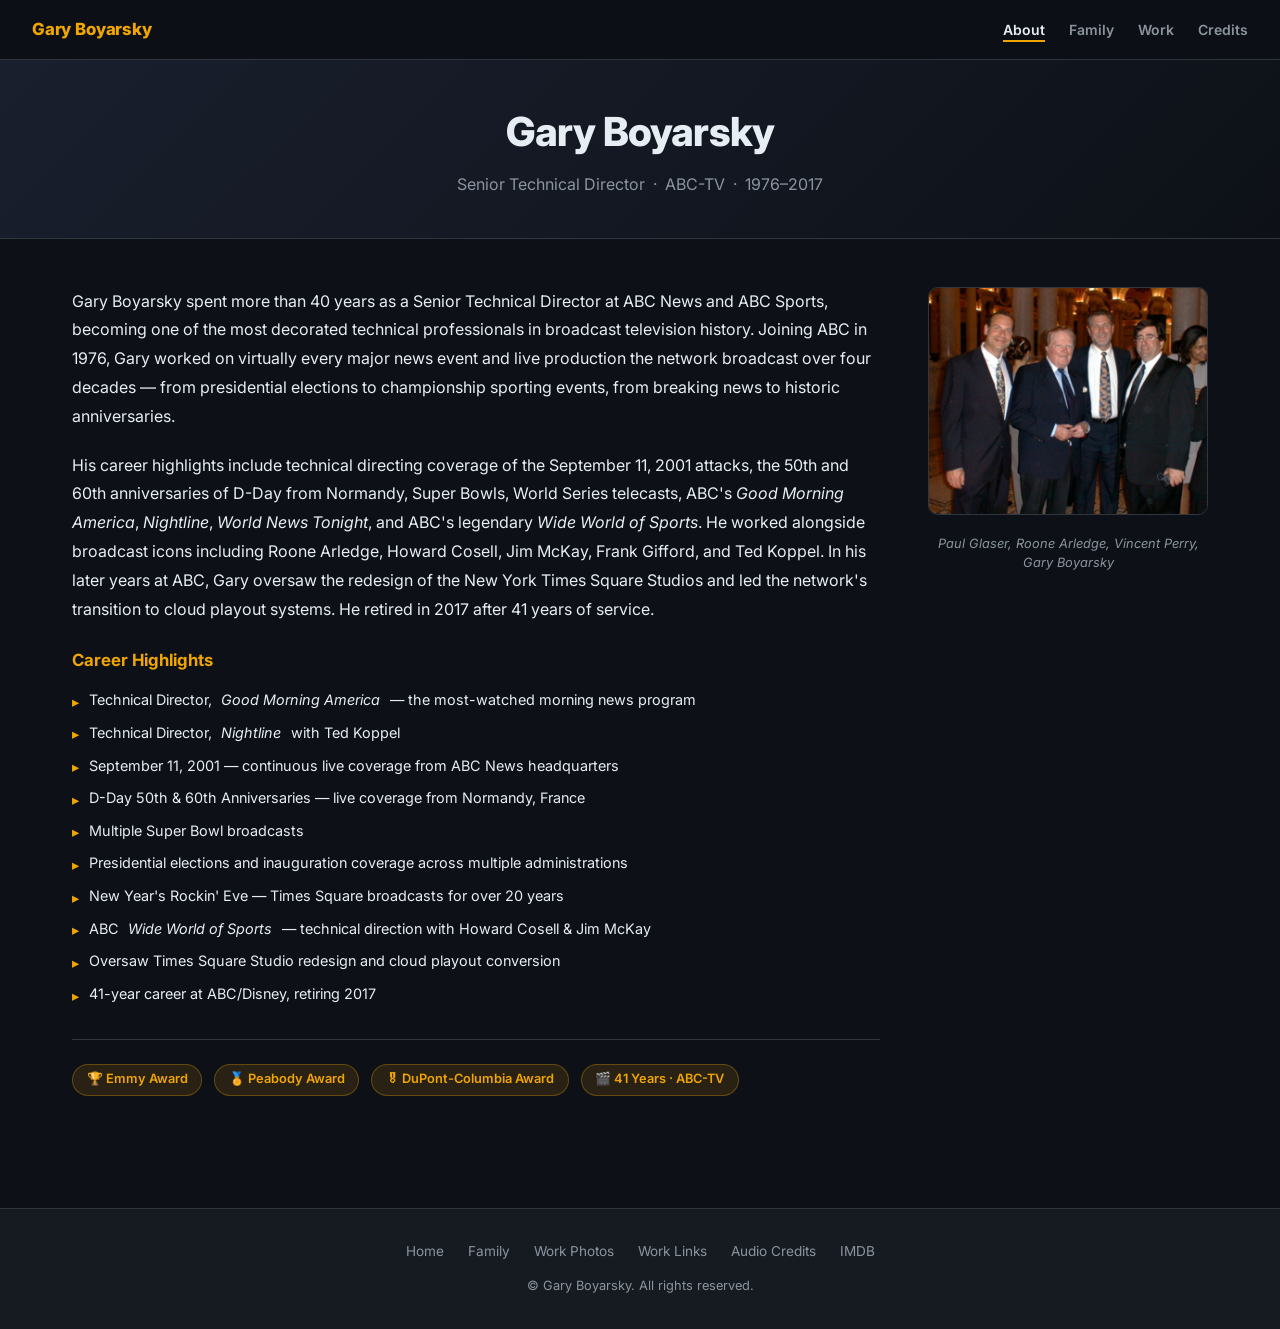
<file: history.html>
<!DOCTYPE html>
<html lang="en">
<head>
  <meta charset="UTF-8">
  <meta name="viewport" content="width=device-width, initial-scale=1.0">
  <title>About Gary Boyarsky</title>
  <link rel="stylesheet" href="styles.css">
</head>
<body>

<nav class="nav">
  <a href="index.html" class="nav-logo">Gary Boyarsky</a>
  <ul class="nav-links">
    <li><a href="history.html" class="active">About</a></li>
    <li><a href="family.html">Family</a></li>
    <li><a href="workphotos.html">Work</a></li>
    <li><a href="credits.html">Credits</a></li>
  </ul>
</nav>

<div class="page-header">
  <h1>Gary Boyarsky</h1>
  <p>Senior Technical Director &nbsp;·&nbsp; ABC-TV &nbsp;·&nbsp; 1976–2017</p>
</div>

<main class="container">
  <div class="bio-grid">

    <div class="bio-text">
      <p>
        Gary Boyarsky spent more than 40 years as a Senior Technical Director at ABC News and ABC Sports,
        becoming one of the most decorated technical professionals in broadcast television history.
        Joining ABC in 1976, Gary worked on virtually every major news event and live production the
        network broadcast over four decades — from presidential elections to championship sporting events,
        from breaking news to historic anniversaries.
      </p>
      <p>
        His career highlights include technical directing coverage of the September 11, 2001 attacks,
        the 50th and 60th anniversaries of D-Day from Normandy, Super Bowls, World Series telecasts,
        ABC's <em>Good Morning America</em>, <em>Nightline</em>, <em>World News Tonight</em>, and
        ABC's legendary <em>Wide World of Sports</em>. He worked alongside broadcast icons including
        Roone Arledge, Howard Cosell, Jim McKay, Frank Gifford, and Ted Koppel.
        In his later years at ABC, Gary oversaw the redesign of the New York Times Square Studios and
        led the network's transition to cloud playout systems. He retired in 2017 after 41 years of service.
      </p>

      <div class="bio-highlights">
        <h3>Career Highlights</h3>
        <ul>
          <li>Technical Director, <em>Good Morning America</em> — the most-watched morning news program</li>
          <li>Technical Director, <em>Nightline</em> with Ted Koppel</li>
          <li>September 11, 2001 — continuous live coverage from ABC News headquarters</li>
          <li>D-Day 50th &amp; 60th Anniversaries — live coverage from Normandy, France</li>
          <li>Multiple Super Bowl broadcasts</li>
          <li>Presidential elections and inauguration coverage across multiple administrations</li>
          <li>New Year's Rockin' Eve — Times Square broadcasts for over 20 years</li>
          <li>ABC <em>Wide World of Sports</em> — technical direction with Howard Cosell &amp; Jim McKay</li>
          <li>Oversaw Times Square Studio redesign and cloud playout conversion</li>
          <li>41-year career at ABC/Disney, retiring 2017</li>
        </ul>
      </div>

      <div class="awards-row">
        <span class="badge">🏆 Emmy Award</span>
        <span class="badge">🏅 Peabody Award</span>
        <span class="badge">🎖 DuPont-Columbia Award</span>
        <span class="badge">🎬 41 Years · ABC-TV</span>
      </div>
    </div>

    <figure class="bio-photo">
      <img src="Roone3.jpg" alt="Paul Glaser, Roone Arledge, Vincent Perry, Gary Boyarsky">
      <figcaption>Paul Glaser, Roone Arledge, Vincent Perry, Gary Boyarsky</figcaption>
    </figure>

  </div>
</main>

<footer class="footer">
  <div class="footer-links">
    <a href="index.html">Home</a>
    <a href="family.html">Family</a>
    <a href="workphotos.html">Work Photos</a>
    <a href="work.html">Work Links</a>
    <a href="credits.html">Audio Credits</a>
    <a href="http://www.imdb.com/name/nm3218027/" target="_blank" rel="noopener">IMDB</a>
  </div>
  <p class="footer-copy">&copy; Gary Boyarsky. All rights reserved.</p>
</footer>

</body>
</html>
</file>
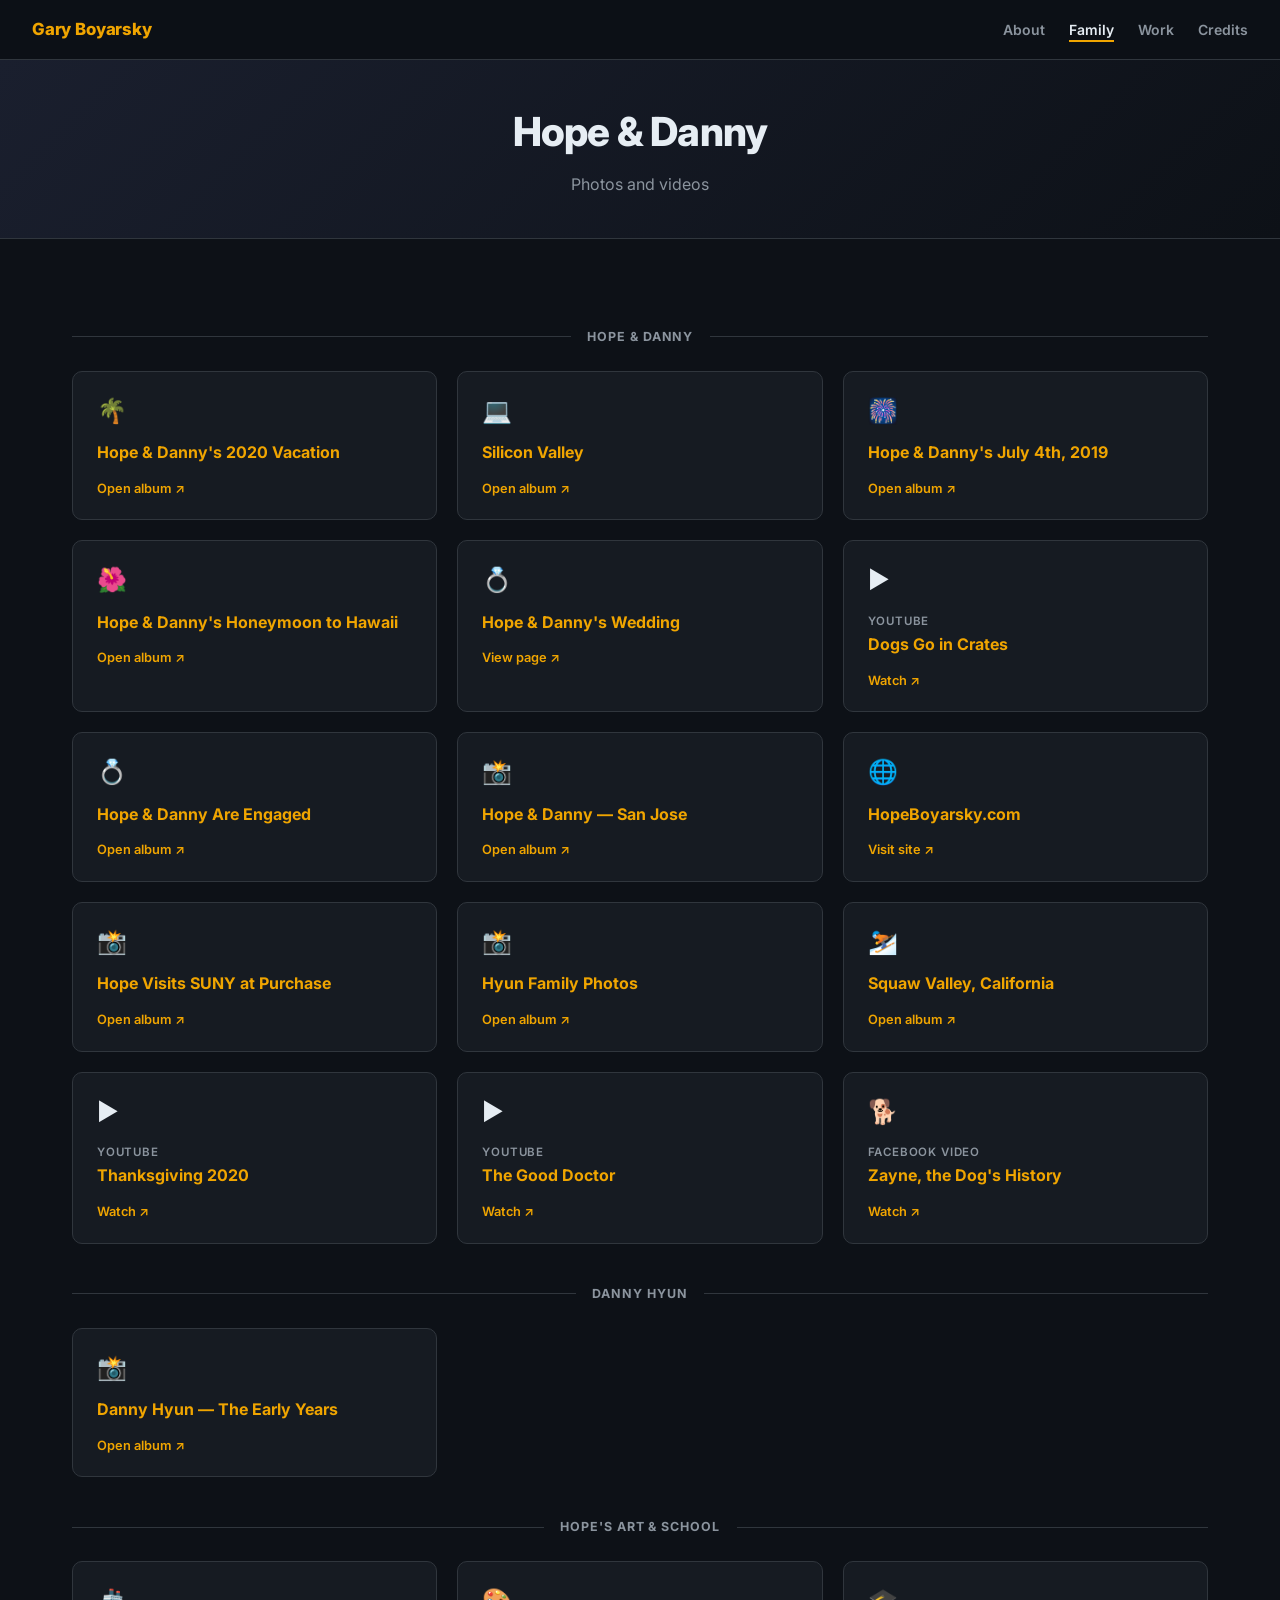
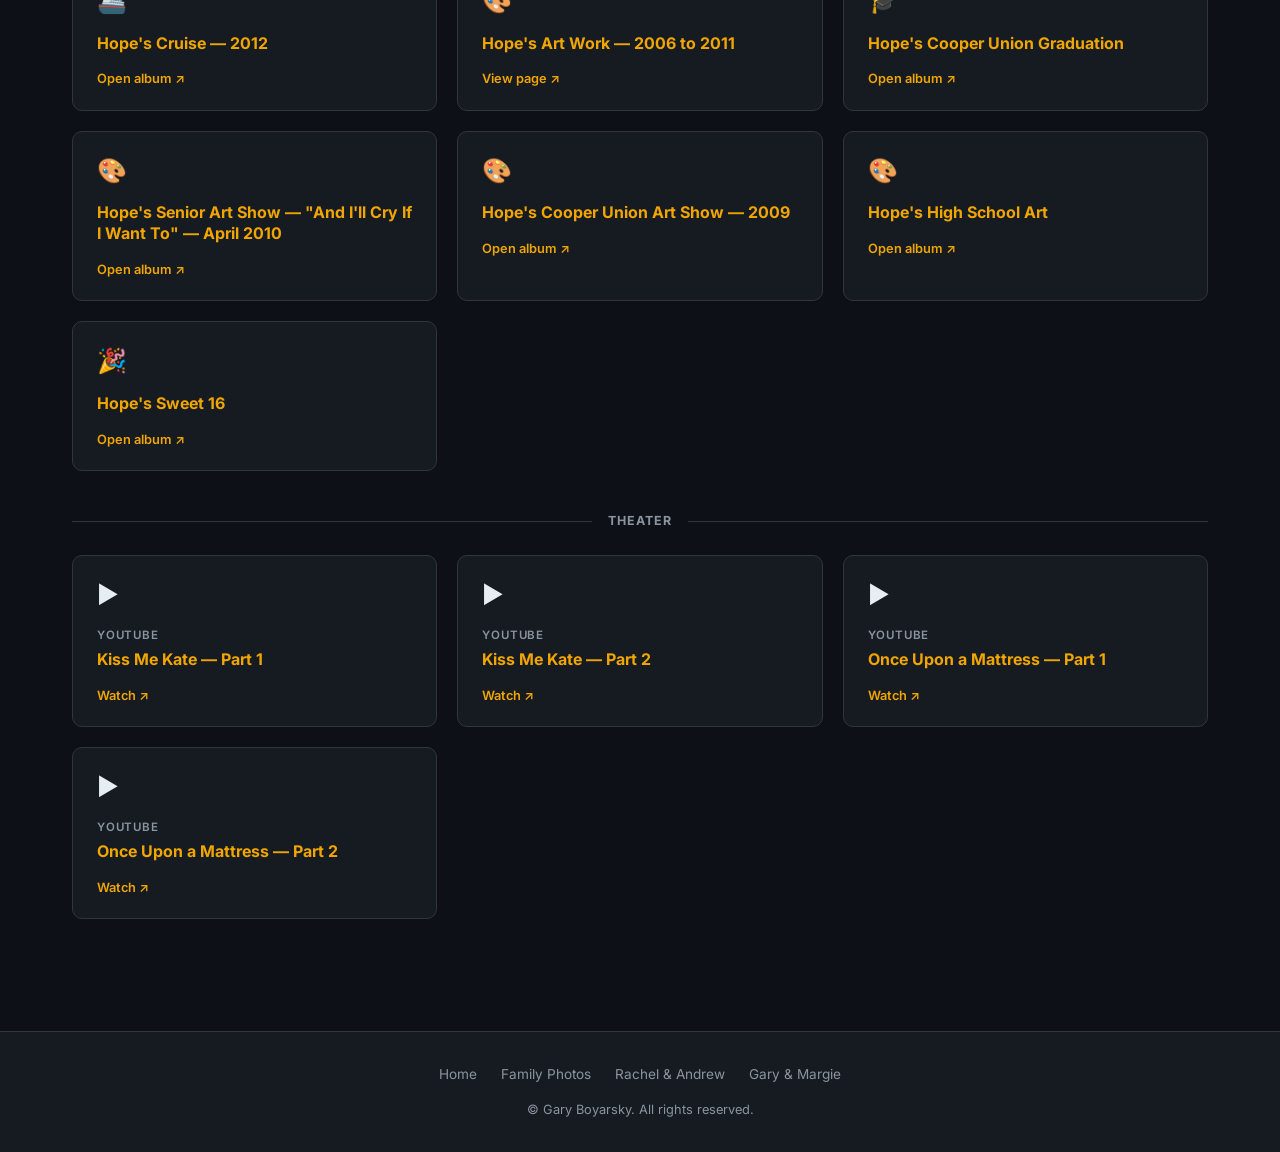
<file: hope.html>
<!DOCTYPE html>
<html lang="en">
<head>
  <meta charset="UTF-8">
  <meta name="viewport" content="width=device-width, initial-scale=1.0">
  <title>Hope &amp; Danny · Gary Boyarsky</title>
  <link rel="stylesheet" href="styles.css">
</head>
<body>

<nav class="nav">
  <a href="index.html" class="nav-logo">Gary Boyarsky</a>
  <ul class="nav-links">
    <li><a href="history.html">About</a></li>
    <li><a href="family.html" class="active">Family</a></li>
    <li><a href="workphotos.html">Work</a></li>
    <li><a href="credits.html">Credits</a></li>
  </ul>
</nav>

<div class="page-header">
  <h1>Hope &amp; Danny</h1>
  <p>Photos and videos</p>
</div>

<main class="container">

  <div class="section-divider">Hope &amp; Danny</div>
  <div class="card-grid">
    <a href="https://photos.app.goo.gl/6rJzCiiJfnsQnVh27" class="card" target="_blank" rel="noopener">
      <div class="card-icon">🌴</div><div class="card-title">Hope &amp; Danny's 2020 Vacation</div>
      <div class="card-arrow">Open album ↗</div>
    </a>
    <a href="https://photos.app.goo.gl/qMigVFbCi8dzieE89" class="card" target="_blank" rel="noopener">
      <div class="card-icon">💻</div><div class="card-title">Silicon Valley</div>
      <div class="card-arrow">Open album ↗</div>
    </a>
    <a href="https://photos.app.goo.gl/LWJEYP11SR55DGBA7" class="card" target="_blank" rel="noopener">
      <div class="card-icon">🎆</div><div class="card-title">Hope &amp; Danny's July 4th, 2019</div>
      <div class="card-arrow">Open album ↗</div>
    </a>
    <a href="https://photos.app.goo.gl/MgzuFZ9pCJsXczwY8" class="card" target="_blank" rel="noopener">
      <div class="card-icon">🌺</div><div class="card-title">Hope &amp; Danny's Honeymoon to Hawaii</div>
      <div class="card-arrow">Open album ↗</div>
    </a>
    <a href="http://garyboyarsky.com/hopedanny.html" class="card" target="_blank" rel="noopener">
      <div class="card-icon">💍</div><div class="card-title">Hope &amp; Danny's Wedding</div>
      <div class="card-arrow">View page ↗</div>
    </a>
    <a href="https://youtu.be/orXNZGKsbJg" class="card" target="_blank" rel="noopener">
      <div class="card-icon">▶️</div><div class="card-category">YouTube</div>
      <div class="card-title">Dogs Go in Crates</div>
      <div class="card-arrow">Watch ↗</div>
    </a>
    <a href="https://photos.app.goo.gl/encZCiDSyTk289e9A" class="card" target="_blank" rel="noopener">
      <div class="card-icon">💍</div><div class="card-title">Hope &amp; Danny Are Engaged</div>
      <div class="card-arrow">Open album ↗</div>
    </a>
    <a href="https://photos.app.goo.gl/PjeFd89AzkqA5CcZA" class="card" target="_blank" rel="noopener">
      <div class="card-icon">📸</div><div class="card-title">Hope &amp; Danny — San Jose</div>
      <div class="card-arrow">Open album ↗</div>
    </a>
    <a href="http://hopeboyarsky.com/" class="card" target="_blank" rel="noopener">
      <div class="card-icon">🌐</div><div class="card-title">HopeBoyarsky.com</div>
      <div class="card-arrow">Visit site ↗</div>
    </a>
    <a href="https://photos.app.goo.gl/SEDjYjUyhBuvibvn6" class="card" target="_blank" rel="noopener">
      <div class="card-icon">📸</div><div class="card-title">Hope Visits SUNY at Purchase</div>
      <div class="card-arrow">Open album ↗</div>
    </a>
    <a href="https://photos.app.goo.gl/Y7q9S5ux46VkdPvm6" class="card" target="_blank" rel="noopener">
      <div class="card-icon">📸</div><div class="card-title">Hyun Family Photos</div>
      <div class="card-arrow">Open album ↗</div>
    </a>
    <a href="https://photos.app.goo.gl/1WyozRws2tuAKUJv8" class="card" target="_blank" rel="noopener">
      <div class="card-icon">⛷️</div><div class="card-title">Squaw Valley, California</div>
      <div class="card-arrow">Open album ↗</div>
    </a>
    <a href="https://youtu.be/zmPp3e7Sjjg" class="card" target="_blank" rel="noopener">
      <div class="card-icon">▶️</div><div class="card-category">YouTube</div>
      <div class="card-title">Thanksgiving 2020</div>
      <div class="card-arrow">Watch ↗</div>
    </a>
    <a href="https://youtu.be/9gdZa51hzU4" class="card" target="_blank" rel="noopener">
      <div class="card-icon">▶️</div><div class="card-category">YouTube</div>
      <div class="card-title">The Good Doctor</div>
      <div class="card-arrow">Watch ↗</div>
    </a>
    <a href="https://m.facebook.com/plugins/video.php?href=https://www.facebook.com/Canaan.rescue/videos/536764616534332/&show_text=0&width=560" class="card" target="_blank" rel="noopener">
      <div class="card-icon">🐕</div><div class="card-category">Facebook Video</div>
      <div class="card-title">Zayne, the Dog's History</div>
      <div class="card-arrow">Watch ↗</div>
    </a>
  </div>

  <div class="section-divider">Danny Hyun</div>
  <div class="card-grid">
    <a href="https://photos.app.goo.gl/Y7q9S5ux46VkdPvm6" class="card" target="_blank" rel="noopener">
      <div class="card-icon">📸</div><div class="card-title">Danny Hyun — The Early Years</div>
      <div class="card-arrow">Open album ↗</div>
    </a>
  </div>

  <div class="section-divider">Hope's Art &amp; School</div>
  <div class="card-grid">
    <a href="https://goo.gl/photos/wWJVigBrbh1AoyCY7" class="card" target="_blank" rel="noopener">
      <div class="card-icon">🚢</div><div class="card-title">Hope's Cruise — 2012</div>
      <div class="card-arrow">Open album ↗</div>
    </a>
    <a href="http://www.garyboyarsky.com/hope_2006.html" class="card" target="_blank" rel="noopener">
      <div class="card-icon">🎨</div><div class="card-title">Hope's Art Work — 2006 to 2011</div>
      <div class="card-arrow">View page ↗</div>
    </a>
    <a href="https://goo.gl/photos/9cxxRaMaW789i8YW6" class="card" target="_blank" rel="noopener">
      <div class="card-icon">🎓</div><div class="card-title">Hope's Cooper Union Graduation</div>
      <div class="card-arrow">Open album ↗</div>
    </a>
    <a href="https://goo.gl/photos/TXtJg18kRzofRuWU8" class="card" target="_blank" rel="noopener">
      <div class="card-icon">🎨</div><div class="card-title">Hope's Senior Art Show — "And I'll Cry If I Want To" — April 2010</div>
      <div class="card-arrow">Open album ↗</div>
    </a>
    <a href="https://goo.gl/photos/e53gPMsRVAyQLcmA6" class="card" target="_blank" rel="noopener">
      <div class="card-icon">🎨</div><div class="card-title">Hope's Cooper Union Art Show — 2009</div>
      <div class="card-arrow">Open album ↗</div>
    </a>
    <a href="https://goo.gl/photos/qtFQcm4Rj2VG85dR7" class="card" target="_blank" rel="noopener">
      <div class="card-icon">🎨</div><div class="card-title">Hope's High School Art</div>
      <div class="card-arrow">Open album ↗</div>
    </a>
    <a href="https://photos.app.goo.gl/1os4mkr1smi51Gqx7" class="card" target="_blank" rel="noopener">
      <div class="card-icon">🎉</div><div class="card-title">Hope's Sweet 16</div>
      <div class="card-arrow">Open album ↗</div>
    </a>
  </div>

  <div class="section-divider">Theater</div>
  <div class="card-grid">
    <a href="https://youtu.be/78CDSbncoMw" class="card" target="_blank" rel="noopener">
      <div class="card-icon">▶️</div><div class="card-category">YouTube</div>
      <div class="card-title">Kiss Me Kate — Part 1</div>
      <div class="card-arrow">Watch ↗</div>
    </a>
    <a href="https://youtu.be/yWTG0YcLPzQ" class="card" target="_blank" rel="noopener">
      <div class="card-icon">▶️</div><div class="card-category">YouTube</div>
      <div class="card-title">Kiss Me Kate — Part 2</div>
      <div class="card-arrow">Watch ↗</div>
    </a>
    <a href="https://youtu.be/YFPsoPPNHYY" class="card" target="_blank" rel="noopener">
      <div class="card-icon">▶️</div><div class="card-category">YouTube</div>
      <div class="card-title">Once Upon a Mattress — Part 1</div>
      <div class="card-arrow">Watch ↗</div>
    </a>
    <a href="https://youtu.be/rygJc-U_2g4" class="card" target="_blank" rel="noopener">
      <div class="card-icon">▶️</div><div class="card-category">YouTube</div>
      <div class="card-title">Once Upon a Mattress — Part 2</div>
      <div class="card-arrow">Watch ↗</div>
    </a>
  </div>

</main>

<footer class="footer">
  <div class="footer-links">
    <a href="index.html">Home</a>
    <a href="family.html">Family Photos</a>
    <a href="rachel.html">Rachel &amp; Andrew</a>
    <a href="gary.html">Gary &amp; Margie</a>
  </div>
  <p class="footer-copy">&copy; Gary Boyarsky. All rights reserved.</p>
</footer>

</body>
</html>
</file>
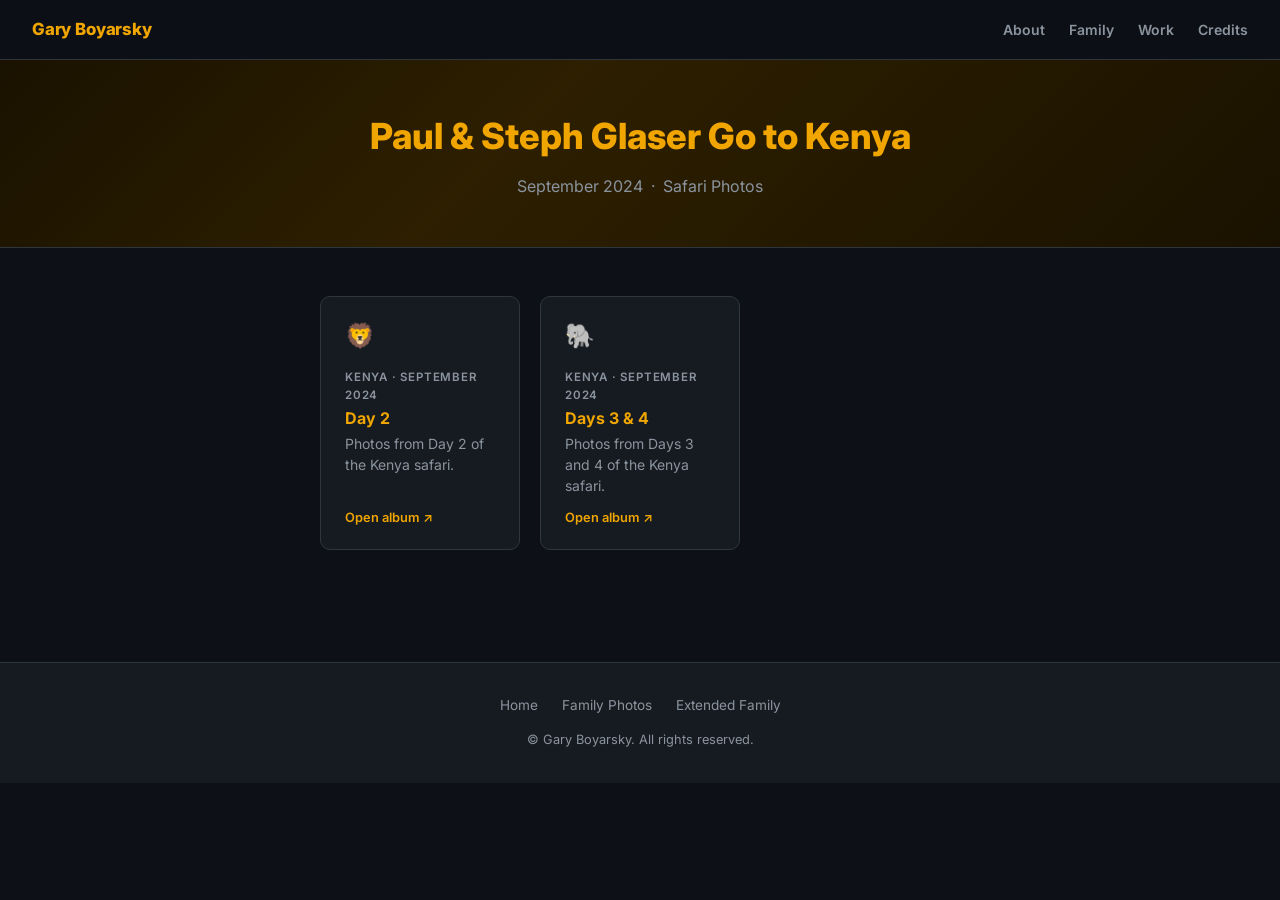
<file: paulstephkenya.html>
<!DOCTYPE html>
<html lang="en">
<head>
  <meta charset="UTF-8">
  <meta name="viewport" content="width=device-width, initial-scale=1.0">
  <title>Paul &amp; Steph · Kenya · Gary Boyarsky</title>
  <link rel="stylesheet" href="styles.css">
</head>
<body>

<nav class="nav">
  <a href="index.html" class="nav-logo">Gary Boyarsky</a>
  <ul class="nav-links">
    <li><a href="history.html">About</a></li>
    <li><a href="family.html">Family</a></li>
    <li><a href="workphotos.html">Work</a></li>
    <li><a href="credits.html">Credits</a></li>
  </ul>
</nav>

<div class="kenya-hero">
  <h1>Paul &amp; Steph Glaser Go to Kenya</h1>
  <p>September 2024 &nbsp;·&nbsp; Safari Photos</p>
</div>

<main class="container">
  <div class="card-grid" style="max-width:640px; margin:0 auto;">

    <a href="https://photos.app.goo.gl/FdodDfDy5mzMstyWA" class="card" target="_blank" rel="noopener">
      <div class="card-icon">🦁</div>
      <div class="card-category">Kenya · September 2024</div>
      <div class="card-title">Day 2</div>
      <div class="card-desc">Photos from Day 2 of the Kenya safari.</div>
      <div class="card-arrow">Open album ↗</div>
    </a>

    <a href="https://photos.app.goo.gl/gVpK2jjXxyUbwhHKA" class="card" target="_blank" rel="noopener">
      <div class="card-icon">🐘</div>
      <div class="card-category">Kenya · September 2024</div>
      <div class="card-title">Days 3 &amp; 4</div>
      <div class="card-desc">Photos from Days 3 and 4 of the Kenya safari.</div>
      <div class="card-arrow">Open album ↗</div>
    </a>

  </div>
</main>

<footer class="footer">
  <div class="footer-links">
    <a href="index.html">Home</a>
    <a href="family.html">Family Photos</a>
    <a href="extended.html">Extended Family</a>
  </div>
  <p class="footer-copy">&copy; Gary Boyarsky. All rights reserved.</p>
</footer>

</body>
</html>
</file>
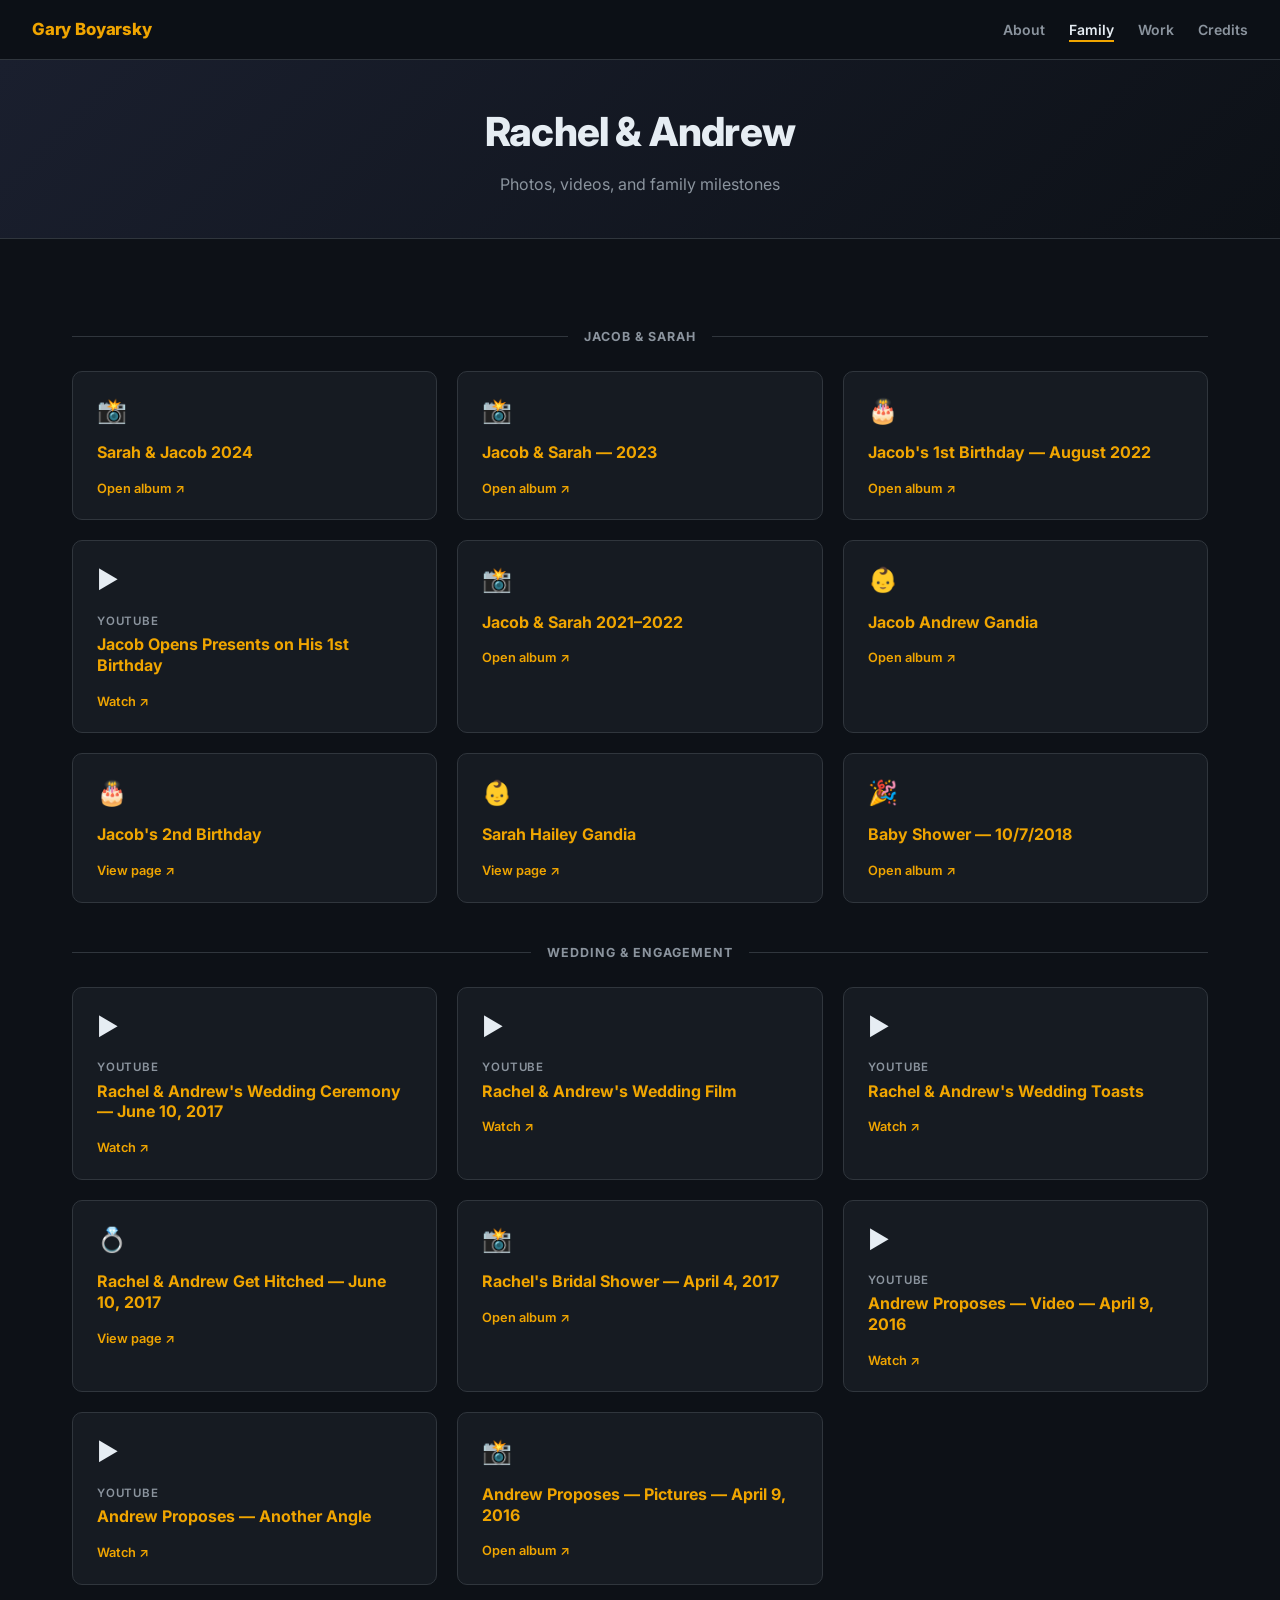
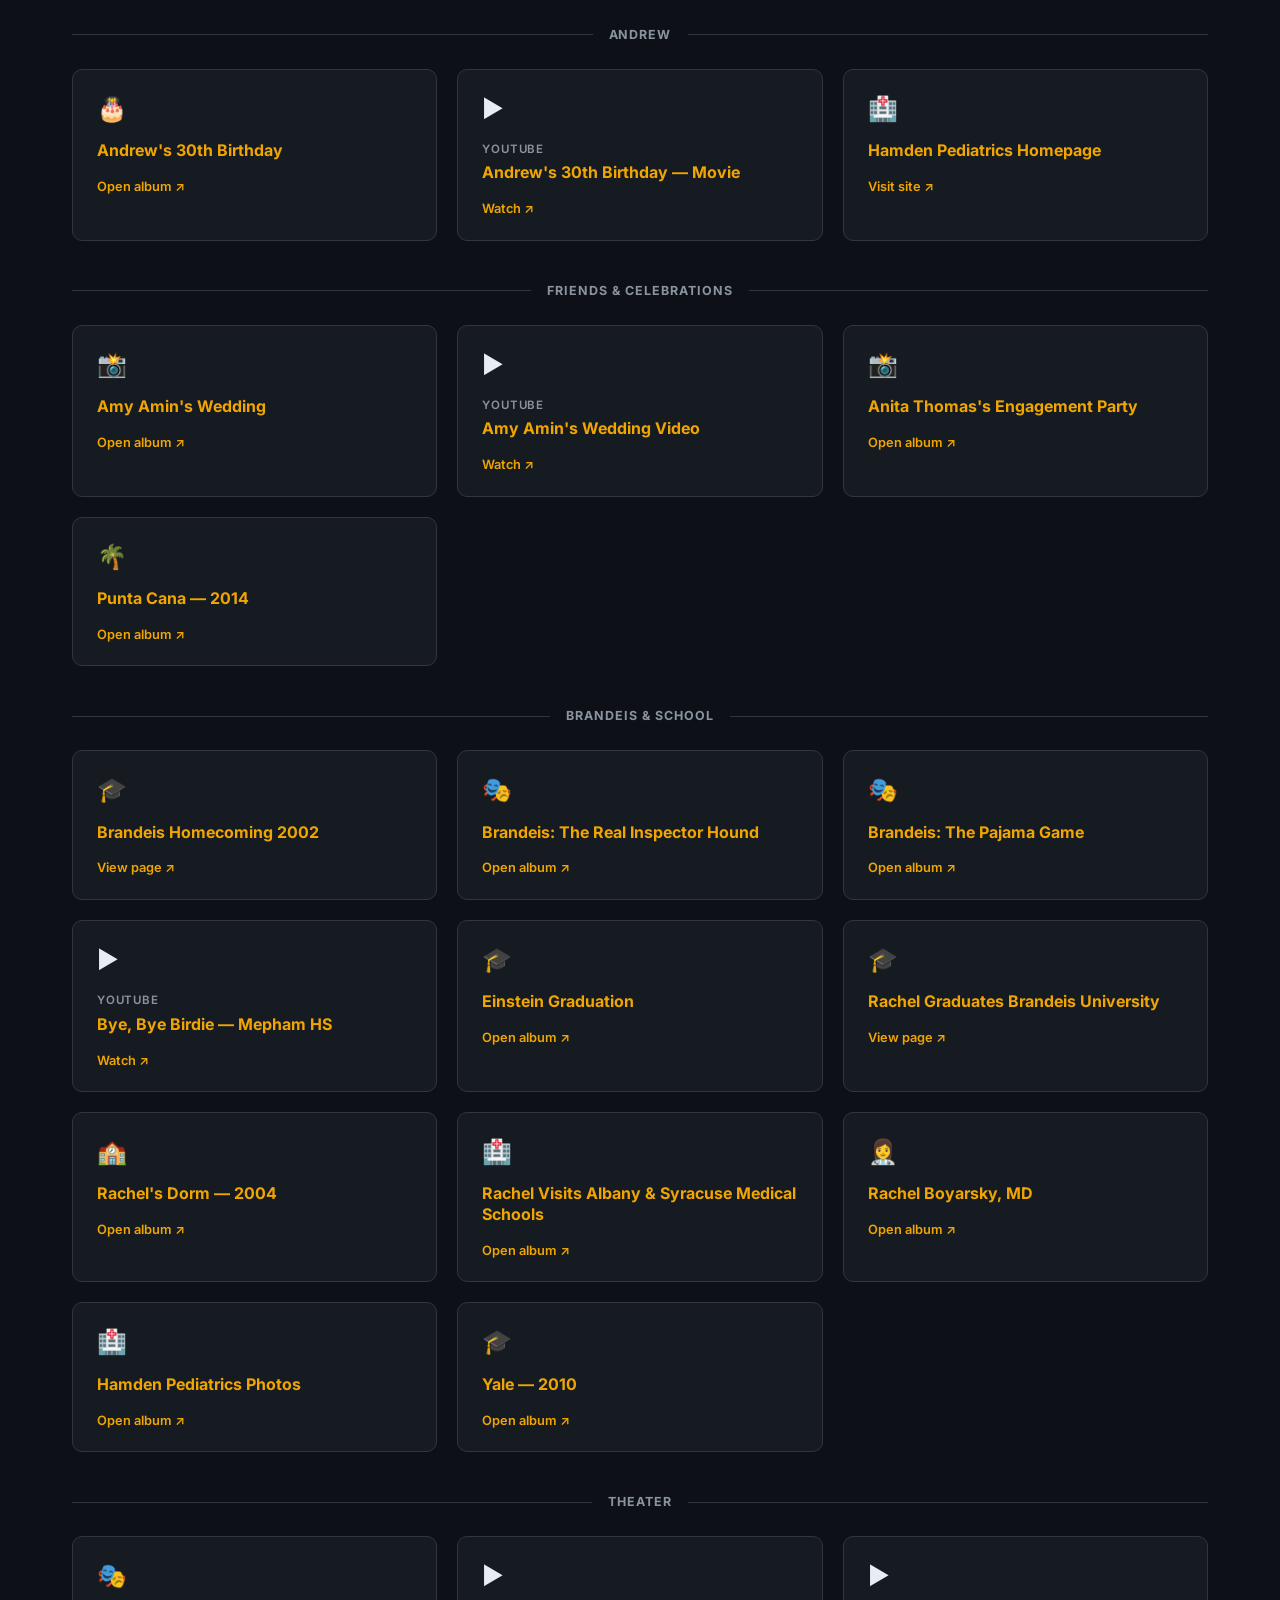
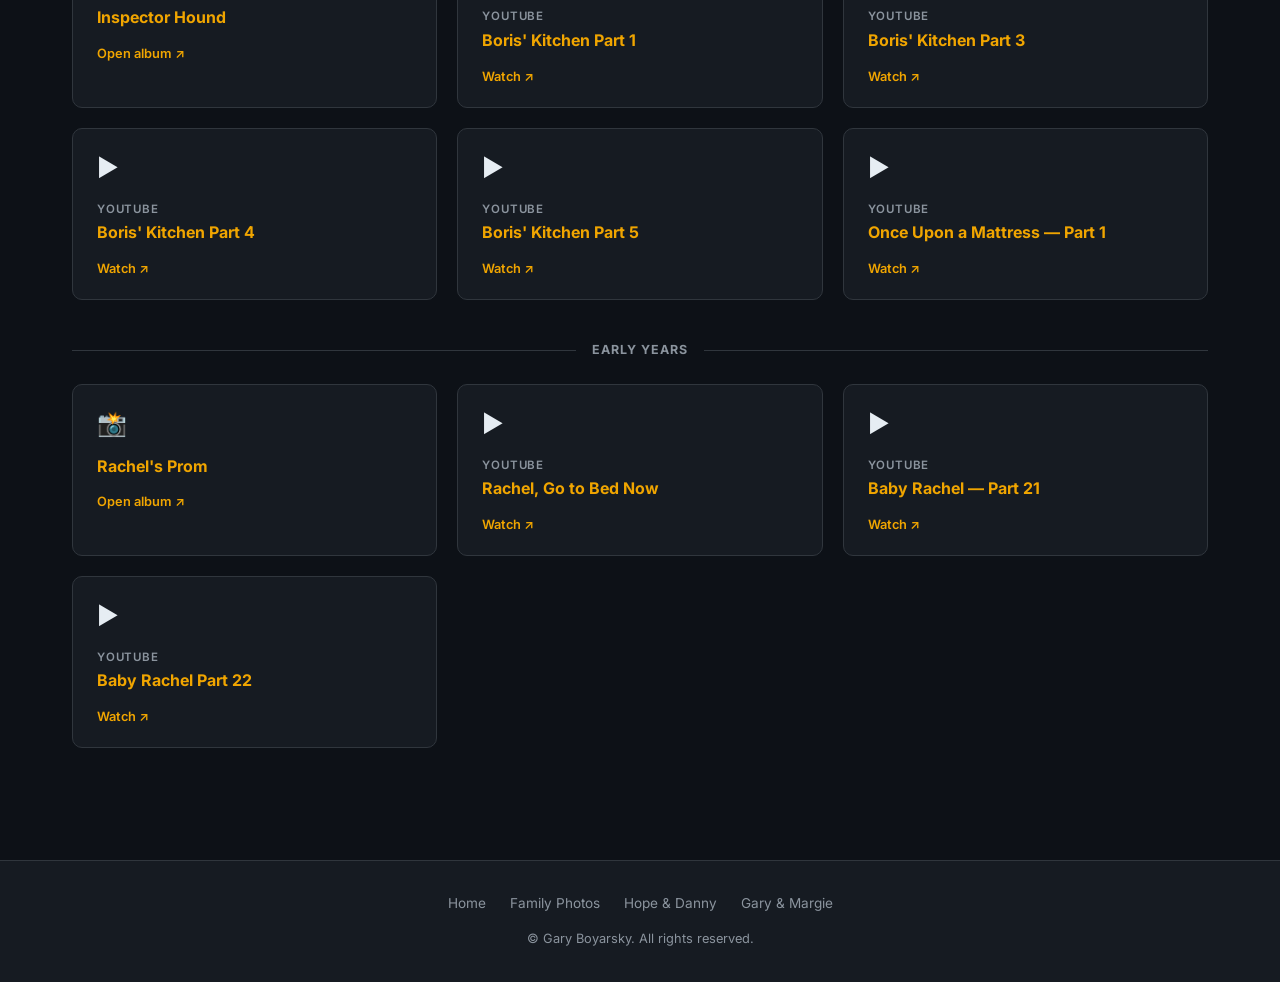
<file: rachel.html>
<!DOCTYPE html>
<html lang="en">
<head>
  <meta charset="UTF-8">
  <meta name="viewport" content="width=device-width, initial-scale=1.0">
  <title>Rachel &amp; Andrew · Gary Boyarsky</title>
  <link rel="stylesheet" href="styles.css">
</head>
<body>

<nav class="nav">
  <a href="index.html" class="nav-logo">Gary Boyarsky</a>
  <ul class="nav-links">
    <li><a href="history.html">About</a></li>
    <li><a href="family.html" class="active">Family</a></li>
    <li><a href="workphotos.html">Work</a></li>
    <li><a href="credits.html">Credits</a></li>
  </ul>
</nav>

<div class="page-header">
  <h1>Rachel &amp; Andrew</h1>
  <p>Photos, videos, and family milestones</p>
</div>

<main class="container">

  <div class="section-divider">Jacob &amp; Sarah</div>
  <div class="card-grid">
    <a href="https://photos.app.goo.gl/sQMdGFPnbagQJFeE9" class="card" target="_blank" rel="noopener">
      <div class="card-icon">📸</div><div class="card-title">Sarah &amp; Jacob 2024</div>
      <div class="card-arrow">Open album ↗</div>
    </a>
    <a href="https://photos.app.goo.gl/feiQz2ReWjGrg1H46" class="card" target="_blank" rel="noopener">
      <div class="card-icon">📸</div><div class="card-title">Jacob &amp; Sarah — 2023</div>
      <div class="card-arrow">Open album ↗</div>
    </a>
    <a href="https://photos.google.com/u/1/share/AF1QipMioGCK5sqPIvGP5S60W40CivezpThN2c0YTTT1dpP95ekAmORVLRwjPqMVAzcyqg?key=N2tCazZ6SzBNOXFjdUh1VTVVcHU2WFFUQ0hOa3h3" class="card" target="_blank" rel="noopener">
      <div class="card-icon">🎂</div><div class="card-title">Jacob's 1st Birthday — August 2022</div>
      <div class="card-arrow">Open album ↗</div>
    </a>
    <a href="https://youtu.be/KL0ZwdjQgJg" class="card" target="_blank" rel="noopener">
      <div class="card-icon">▶️</div><div class="card-category">YouTube</div>
      <div class="card-title">Jacob Opens Presents on His 1st Birthday</div>
      <div class="card-arrow">Watch ↗</div>
    </a>
    <a href="https://photos.app.goo.gl/FgpY2zbSZt8D5VuT6" class="card" target="_blank" rel="noopener">
      <div class="card-icon">📸</div><div class="card-title">Jacob &amp; Sarah 2021–2022</div>
      <div class="card-arrow">Open album ↗</div>
    </a>
    <a href="https://photos.app.goo.gl/AEXa5qzzCk4C7BJQ8" class="card" target="_blank" rel="noopener">
      <div class="card-icon">👶</div><div class="card-title">Jacob Andrew Gandia</div>
      <div class="card-arrow">Open album ↗</div>
    </a>
    <a href="http://www.garyboyarsky.com/jacob2.html" class="card" target="_blank" rel="noopener">
      <div class="card-icon">🎂</div><div class="card-title">Jacob's 2nd Birthday</div>
      <div class="card-arrow">View page ↗</div>
    </a>
    <a href="http://garyboyarsky.com/sarah.html" class="card" target="_blank" rel="noopener">
      <div class="card-icon">👶</div><div class="card-title">Sarah Hailey Gandia</div>
      <div class="card-arrow">View page ↗</div>
    </a>
    <a href="https://photos.app.goo.gl/D6VuSpb6TUcBmRUZ9" class="card" target="_blank" rel="noopener">
      <div class="card-icon">🎉</div><div class="card-title">Baby Shower — 10/7/2018</div>
      <div class="card-arrow">Open album ↗</div>
    </a>
  </div>

  <div class="section-divider">Wedding &amp; Engagement</div>
  <div class="card-grid">
    <a href="https://youtu.be/0XZXwygnaqU" class="card" target="_blank" rel="noopener">
      <div class="card-icon">▶️</div><div class="card-category">YouTube</div>
      <div class="card-title">Rachel &amp; Andrew's Wedding Ceremony — June 10, 2017</div>
      <div class="card-arrow">Watch ↗</div>
    </a>
    <a href="https://youtu.be/Zf92CneK30c" class="card" target="_blank" rel="noopener">
      <div class="card-icon">▶️</div><div class="card-category">YouTube</div>
      <div class="card-title">Rachel &amp; Andrew's Wedding Film</div>
      <div class="card-arrow">Watch ↗</div>
    </a>
    <a href="https://youtu.be/UlMbWQYD-Qk" class="card" target="_blank" rel="noopener">
      <div class="card-icon">▶️</div><div class="card-category">YouTube</div>
      <div class="card-title">Rachel &amp; Andrew's Wedding Toasts</div>
      <div class="card-arrow">Watch ↗</div>
    </a>
    <a href="http://garyboyarsky.com/WEDDING.html" class="card" target="_blank" rel="noopener">
      <div class="card-icon">💍</div><div class="card-title">Rachel &amp; Andrew Get Hitched — June 10, 2017</div>
      <div class="card-arrow">View page ↗</div>
    </a>
    <a href="https://goo.gl/photos/nRMFVq2u7h7drWjJ9" class="card" target="_blank" rel="noopener">
      <div class="card-icon">📸</div><div class="card-title">Rachel's Bridal Shower — April 4, 2017</div>
      <div class="card-arrow">Open album ↗</div>
    </a>
    <a href="https://www.youtube.com/watch?v=OvYTUI3LMwI&feature=youtu.be" class="card" target="_blank" rel="noopener">
      <div class="card-icon">▶️</div><div class="card-category">YouTube</div>
      <div class="card-title">Andrew Proposes — Video — April 9, 2016</div>
      <div class="card-arrow">Watch ↗</div>
    </a>
    <a href="https://youtu.be/tkyv_hraC14" class="card" target="_blank" rel="noopener">
      <div class="card-icon">▶️</div><div class="card-category">YouTube</div>
      <div class="card-title">Andrew Proposes — Another Angle</div>
      <div class="card-arrow">Watch ↗</div>
    </a>
    <a href="https://goo.gl/photos/r44wEXBmw6Nsix9b9" class="card" target="_blank" rel="noopener">
      <div class="card-icon">📸</div><div class="card-title">Andrew Proposes — Pictures — April 9, 2016</div>
      <div class="card-arrow">Open album ↗</div>
    </a>
  </div>

  <div class="section-divider">Andrew</div>
  <div class="card-grid">
    <a href="https://goo.gl/photos/83GXmkst3Q4EP3YZ9" class="card" target="_blank" rel="noopener">
      <div class="card-icon">🎂</div><div class="card-title">Andrew's 30th Birthday</div>
      <div class="card-arrow">Open album ↗</div>
    </a>
    <a href="https://youtu.be/-c1EnDpyMto" class="card" target="_blank" rel="noopener">
      <div class="card-icon">▶️</div><div class="card-category">YouTube</div>
      <div class="card-title">Andrew's 30th Birthday — Movie</div>
      <div class="card-arrow">Watch ↗</div>
    </a>
    <a href="http://hamdenpediatrics.com/" class="card" target="_blank" rel="noopener">
      <div class="card-icon">🏥</div><div class="card-title">Hamden Pediatrics Homepage</div>
      <div class="card-arrow">Visit site ↗</div>
    </a>
  </div>

  <div class="section-divider">Friends &amp; Celebrations</div>
  <div class="card-grid">
    <a href="https://goo.gl/photos/6jVgfVqw3nrz1bb89" class="card" target="_blank" rel="noopener">
      <div class="card-icon">📸</div><div class="card-title">Amy Amin's Wedding</div>
      <div class="card-arrow">Open album ↗</div>
    </a>
    <a href="https://www.youtube.com/watch?v=6x8nDfBsASw&feature=youtu.be" class="card" target="_blank" rel="noopener">
      <div class="card-icon">▶️</div><div class="card-category">YouTube</div>
      <div class="card-title">Amy Amin's Wedding Video</div>
      <div class="card-arrow">Watch ↗</div>
    </a>
    <a href="https://goo.gl/photos/6xU2VRAJbMNgQe2U6" class="card" target="_blank" rel="noopener">
      <div class="card-icon">📸</div><div class="card-title">Anita Thomas's Engagement Party</div>
      <div class="card-arrow">Open album ↗</div>
    </a>
    <a href="https://goo.gl/photos/K2oVCwTUmFd7mNuD8" class="card" target="_blank" rel="noopener">
      <div class="card-icon">🌴</div><div class="card-title">Punta Cana — 2014</div>
      <div class="card-arrow">Open album ↗</div>
    </a>
  </div>

  <div class="section-divider">Brandeis &amp; School</div>
  <div class="card-grid">
    <a href="http://www.angelfire.com/ny5/boyarsky/brandeis_homecoming_2002.htm" class="card" target="_blank" rel="noopener">
      <div class="card-icon">🎓</div><div class="card-title">Brandeis Homecoming 2002</div>
      <div class="card-arrow">View page ↗</div>
    </a>
    <a href="https://goo.gl/photos/hUmfdgsXPQ6k2T9BA" class="card" target="_blank" rel="noopener">
      <div class="card-icon">🎭</div><div class="card-title">Brandeis: The Real Inspector Hound</div>
      <div class="card-arrow">Open album ↗</div>
    </a>
    <a href="https://goo.gl/photos/dF9nkoFcYBxydRAU8" class="card" target="_blank" rel="noopener">
      <div class="card-icon">🎭</div><div class="card-title">Brandeis: The Pajama Game</div>
      <div class="card-arrow">Open album ↗</div>
    </a>
    <a href="https://youtu.be/IayZNplbF_o" class="card" target="_blank" rel="noopener">
      <div class="card-icon">▶️</div><div class="card-category">YouTube</div>
      <div class="card-title">Bye, Bye Birdie — Mepham HS</div>
      <div class="card-arrow">Watch ↗</div>
    </a>
    <a href="https://goo.gl/photos/ueb9n71iVwusvmVM8" class="card" target="_blank" rel="noopener">
      <div class="card-icon">🎓</div><div class="card-title">Einstein Graduation</div>
      <div class="card-arrow">Open album ↗</div>
    </a>
    <a href="http://www.garyboyarsky.com/brandeis_2006.html" class="card" target="_blank" rel="noopener">
      <div class="card-icon">🎓</div><div class="card-title">Rachel Graduates Brandeis University</div>
      <div class="card-arrow">View page ↗</div>
    </a>
    <a href="https://goo.gl/photos/K396ZAdDxpsHKVk6A" class="card" target="_blank" rel="noopener">
      <div class="card-icon">🏫</div><div class="card-title">Rachel's Dorm — 2004</div>
      <div class="card-arrow">Open album ↗</div>
    </a>
    <a href="https://photos.app.goo.gl/ZBqVvyeiZeyJgxEC6" class="card" target="_blank" rel="noopener">
      <div class="card-icon">🏥</div><div class="card-title">Rachel Visits Albany &amp; Syracuse Medical Schools</div>
      <div class="card-arrow">Open album ↗</div>
    </a>
    <a href="https://goo.gl/photos/rU7dXq4NYFvT7UtZ7" class="card" target="_blank" rel="noopener">
      <div class="card-icon">👩‍⚕️</div><div class="card-title">Rachel Boyarsky, MD</div>
      <div class="card-arrow">Open album ↗</div>
    </a>
    <a href="https://goo.gl/photos/TZ57emfNFbp825N66" class="card" target="_blank" rel="noopener">
      <div class="card-icon">🏥</div><div class="card-title">Hamden Pediatrics Photos</div>
      <div class="card-arrow">Open album ↗</div>
    </a>
    <a href="https://goo.gl/photos/9W1dKNziAeUzjG7H7" class="card" target="_blank" rel="noopener">
      <div class="card-icon">🎓</div><div class="card-title">Yale — 2010</div>
      <div class="card-arrow">Open album ↗</div>
    </a>
  </div>

  <div class="section-divider">Theater</div>
  <div class="card-grid">
    <a href="https://photos.app.goo.gl/oQSWLtTAAWV2b5pT7" class="card" target="_blank" rel="noopener">
      <div class="card-icon">🎭</div><div class="card-title">Inspector Hound</div>
      <div class="card-arrow">Open album ↗</div>
    </a>
    <a href="https://youtu.be/NzrztKFV7WI" class="card" target="_blank" rel="noopener">
      <div class="card-icon">▶️</div><div class="card-category">YouTube</div>
      <div class="card-title">Boris' Kitchen Part 1</div>
      <div class="card-arrow">Watch ↗</div>
    </a>
    <a href="https://youtu.be/C0G_xLN6nws" class="card" target="_blank" rel="noopener">
      <div class="card-icon">▶️</div><div class="card-category">YouTube</div>
      <div class="card-title">Boris' Kitchen Part 3</div>
      <div class="card-arrow">Watch ↗</div>
    </a>
    <a href="https://youtu.be/MfCYV3TXYO0" class="card" target="_blank" rel="noopener">
      <div class="card-icon">▶️</div><div class="card-category">YouTube</div>
      <div class="card-title">Boris' Kitchen Part 4</div>
      <div class="card-arrow">Watch ↗</div>
    </a>
    <a href="https://youtu.be/4wDD4NtTDvM" class="card" target="_blank" rel="noopener">
      <div class="card-icon">▶️</div><div class="card-category">YouTube</div>
      <div class="card-title">Boris' Kitchen Part 5</div>
      <div class="card-arrow">Watch ↗</div>
    </a>
    <a href="https://youtu.be/08GI22w0d3U" class="card" target="_blank" rel="noopener">
      <div class="card-icon">▶️</div><div class="card-category">YouTube</div>
      <div class="card-title">Once Upon a Mattress — Part 1</div>
      <div class="card-arrow">Watch ↗</div>
    </a>
  </div>

  <div class="section-divider">Early Years</div>
  <div class="card-grid">
    <a href="https://photos.app.goo.gl/rVb6tDYcuXUVNY2g6" class="card" target="_blank" rel="noopener">
      <div class="card-icon">📸</div><div class="card-title">Rachel's Prom</div>
      <div class="card-arrow">Open album ↗</div>
    </a>
    <a href="http://youtu.be/j_z9PkefqFc" class="card" target="_blank" rel="noopener">
      <div class="card-icon">▶️</div><div class="card-category">YouTube</div>
      <div class="card-title">Rachel, Go to Bed Now</div>
      <div class="card-arrow">Watch ↗</div>
    </a>
    <a href="https://youtu.be/GZntVnn5fcA" class="card" target="_blank" rel="noopener">
      <div class="card-icon">▶️</div><div class="card-category">YouTube</div>
      <div class="card-title">Baby Rachel — Part 21</div>
      <div class="card-arrow">Watch ↗</div>
    </a>
    <a href="https://youtu.be/1zQmLUIImQE" class="card" target="_blank" rel="noopener">
      <div class="card-icon">▶️</div><div class="card-category">YouTube</div>
      <div class="card-title">Baby Rachel Part 22</div>
      <div class="card-arrow">Watch ↗</div>
    </a>
  </div>

</main>

<footer class="footer">
  <div class="footer-links">
    <a href="index.html">Home</a>
    <a href="family.html">Family Photos</a>
    <a href="hope.html">Hope &amp; Danny</a>
    <a href="gary.html">Gary &amp; Margie</a>
  </div>
  <p class="footer-copy">&copy; Gary Boyarsky. All rights reserved.</p>
</footer>

</body>
</html>
</file>
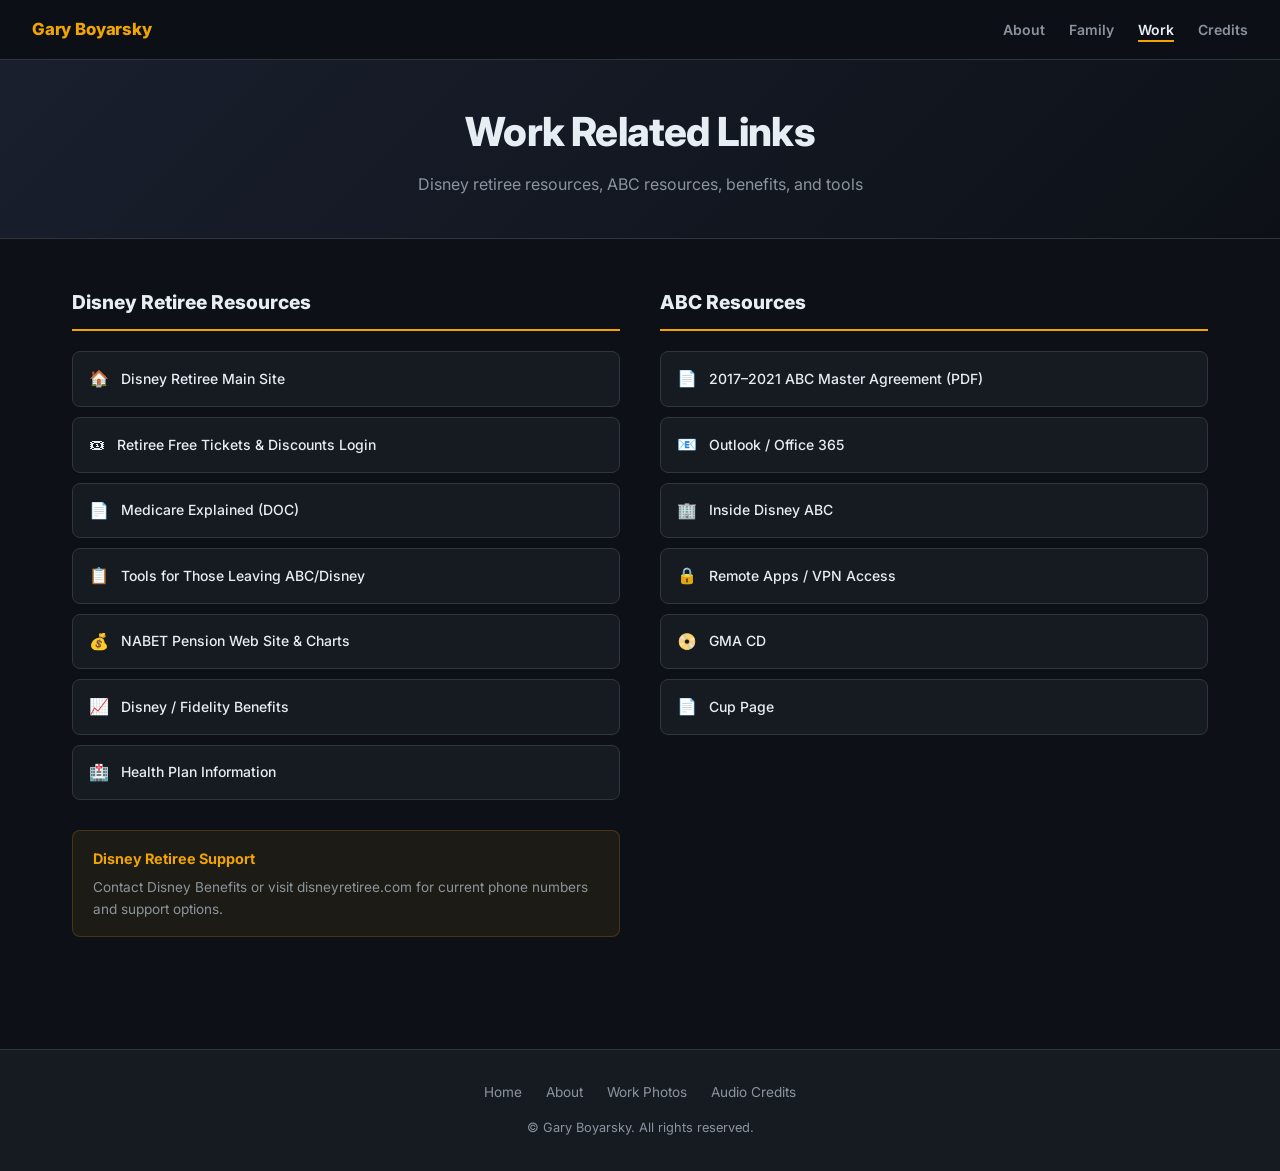
<file: work.html>
<!DOCTYPE html>
<html lang="en">
<head>
  <meta charset="UTF-8">
  <meta name="viewport" content="width=device-width, initial-scale=1.0">
  <title>Work Links · Gary Boyarsky</title>
  <link rel="stylesheet" href="styles.css">
</head>
<body>

<nav class="nav">
  <a href="index.html" class="nav-logo">Gary Boyarsky</a>
  <ul class="nav-links">
    <li><a href="history.html">About</a></li>
    <li><a href="family.html">Family</a></li>
    <li><a href="workphotos.html" class="active">Work</a></li>
    <li><a href="credits.html">Credits</a></li>
  </ul>
</nav>

<div class="page-header">
  <h1>Work Related Links</h1>
  <p>Disney retiree resources, ABC resources, benefits, and tools</p>
</div>

<main class="container">
  <div class="work-grid">

    <div>
      <div class="work-section-title">Disney Retiree Resources</div>
      <div class="work-link-list">

        <a href="https://disneyretiree.com/" class="work-link-item" target="_blank" rel="noopener">
          <span class="work-link-icon">🏠</span>
          Disney Retiree Main Site
        </a>

        <a href="https://disneyretiree.okta.com/" class="work-link-item" target="_blank" rel="noopener">
          <span class="work-link-icon">🎟</span>
          Retiree Free Tickets &amp; Discounts Login
        </a>

        <a href="http://garyboyarsky.com/MEDICARE%20EXPLAINED.doc" class="work-link-item" target="_blank" rel="noopener">
          <span class="work-link-icon">📄</span>
          Medicare Explained (DOC)
        </a>

        <a href="http://garyboyarsky.com/retirement.html" class="work-link-item" target="_blank" rel="noopener">
          <span class="work-link-icon">📋</span>
          Tools for Those Leaving ABC/Disney
        </a>

        <a href="http://www.garyboyarsky.com/pension.html" class="work-link-item" target="_blank" rel="noopener">
          <span class="work-link-icon">💰</span>
          NABET Pension Web Site &amp; Charts
        </a>

        <a href="https://disney.fidelity.com/login/disney/welcome" class="work-link-item" target="_blank" rel="noopener">
          <span class="work-link-icon">📈</span>
          Disney / Fidelity Benefits
        </a>

        <a href="http://www.garyboyarsky.com/health.html" class="work-link-item" target="_blank" rel="noopener">
          <span class="work-link-icon">🏥</span>
          Health Plan Information
        </a>

        <div class="work-note">
          <strong>Disney Retiree Support</strong>
          Contact Disney Benefits or visit disneyretiree.com for current phone numbers and support options.
        </div>

      </div>
    </div>

    <div>
      <div class="work-section-title">ABC Resources</div>
      <div class="work-link-list">

        <a href="http://garyboyarsky.com/2017-2021-abc-master-agreement-final.pdf" class="work-link-item" target="_blank" rel="noopener">
          <span class="work-link-icon">📄</span>
          2017–2021 ABC Master Agreement (PDF)
        </a>

        <a href="https://outlook.office365.com/" class="work-link-item" target="_blank" rel="noopener">
          <span class="work-link-icon">📧</span>
          Outlook / Office 365
        </a>

        <a href="http://insidedisneyabc.com" class="work-link-item" target="_blank" rel="noopener">
          <span class="work-link-icon">🏢</span>
          Inside Disney ABC
        </a>

        <a href="https://remoteapps.disney.com/vpn/index.html" class="work-link-item" target="_blank" rel="noopener">
          <span class="work-link-icon">🔒</span>
          Remote Apps / VPN Access
        </a>

        <a href="http://garyboyarsky.com/GMA%20CD.html" class="work-link-item" target="_blank" rel="noopener">
          <span class="work-link-icon">📀</span>
          GMA CD
        </a>

        <a href="http://www.garyboyarsky.com/cup.html" class="work-link-item" target="_blank" rel="noopener">
          <span class="work-link-icon">📄</span>
          Cup Page
        </a>

      </div>
    </div>

  </div>
</main>

<footer class="footer">
  <div class="footer-links">
    <a href="index.html">Home</a>
    <a href="history.html">About</a>
    <a href="workphotos.html">Work Photos</a>
    <a href="credits.html">Audio Credits</a>
  </div>
  <p class="footer-copy">&copy; Gary Boyarsky. All rights reserved.</p>
</footer>

</body>
</html>
</file>
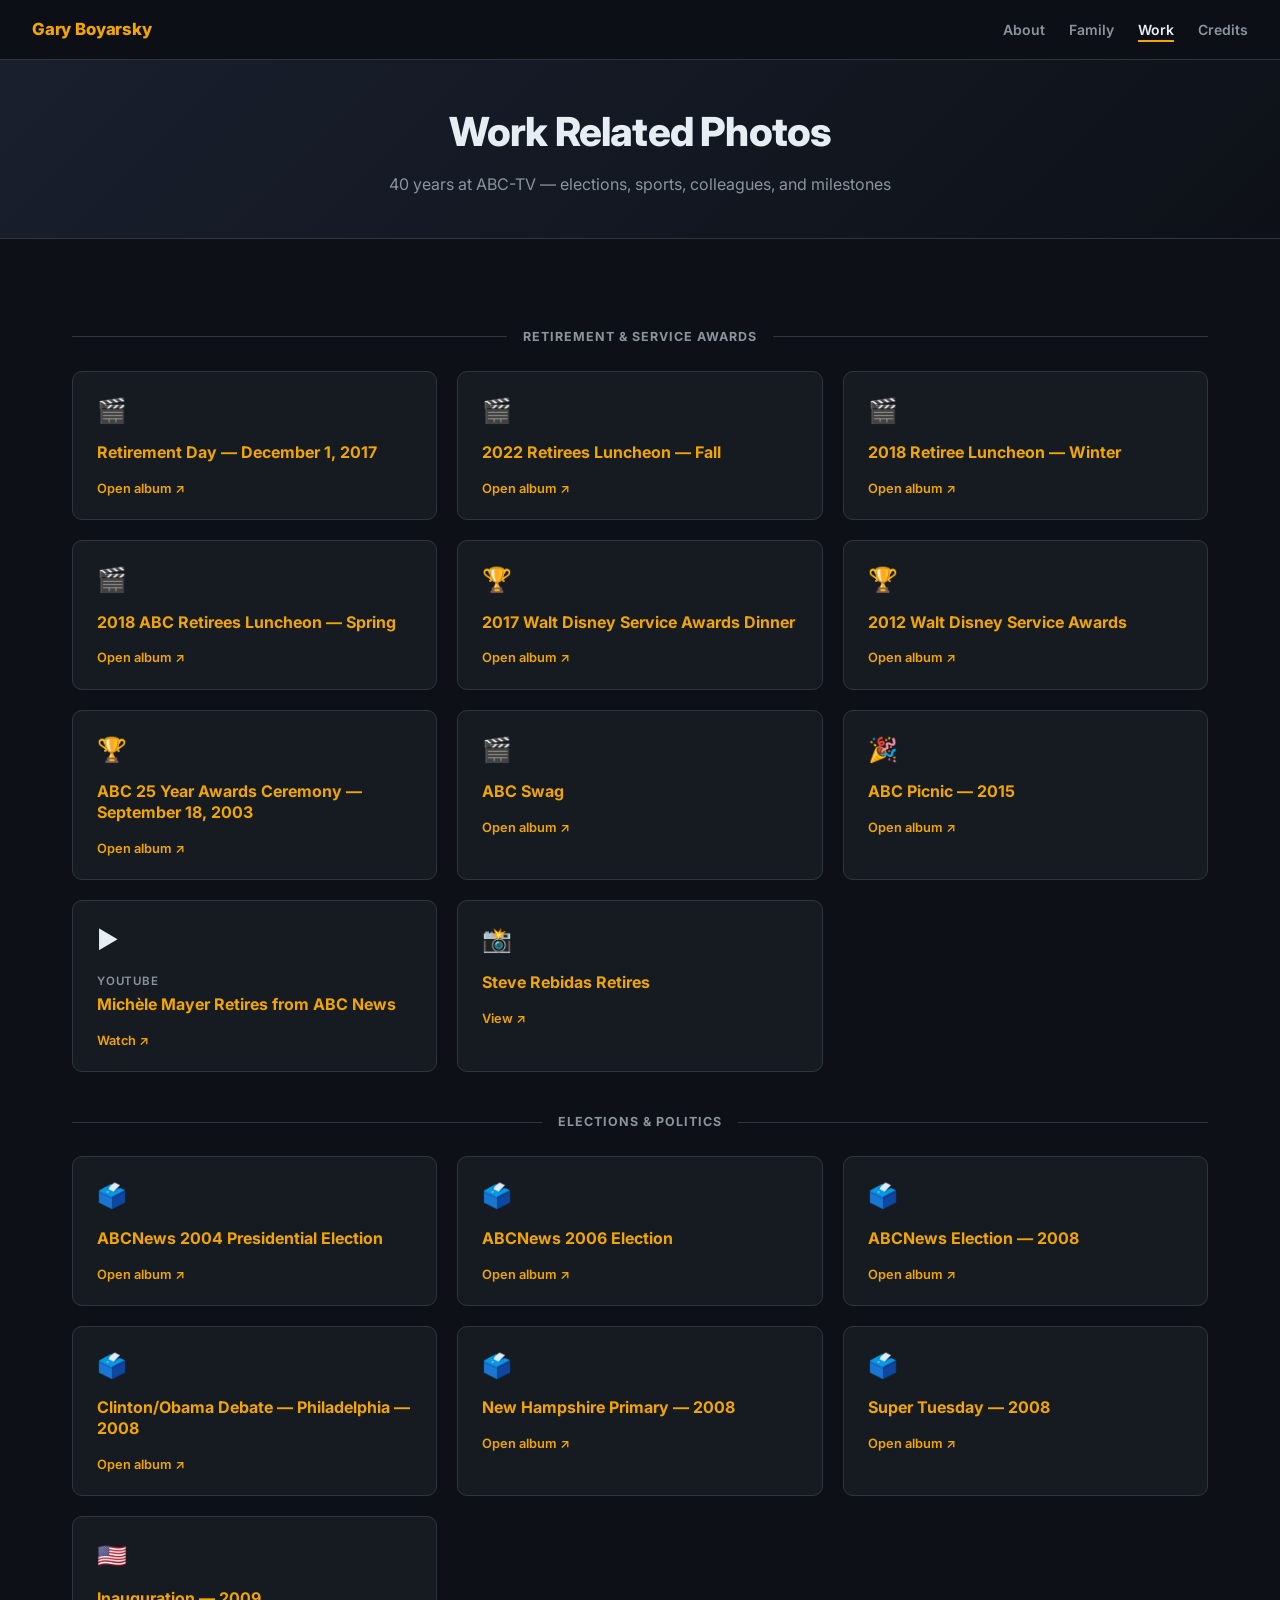
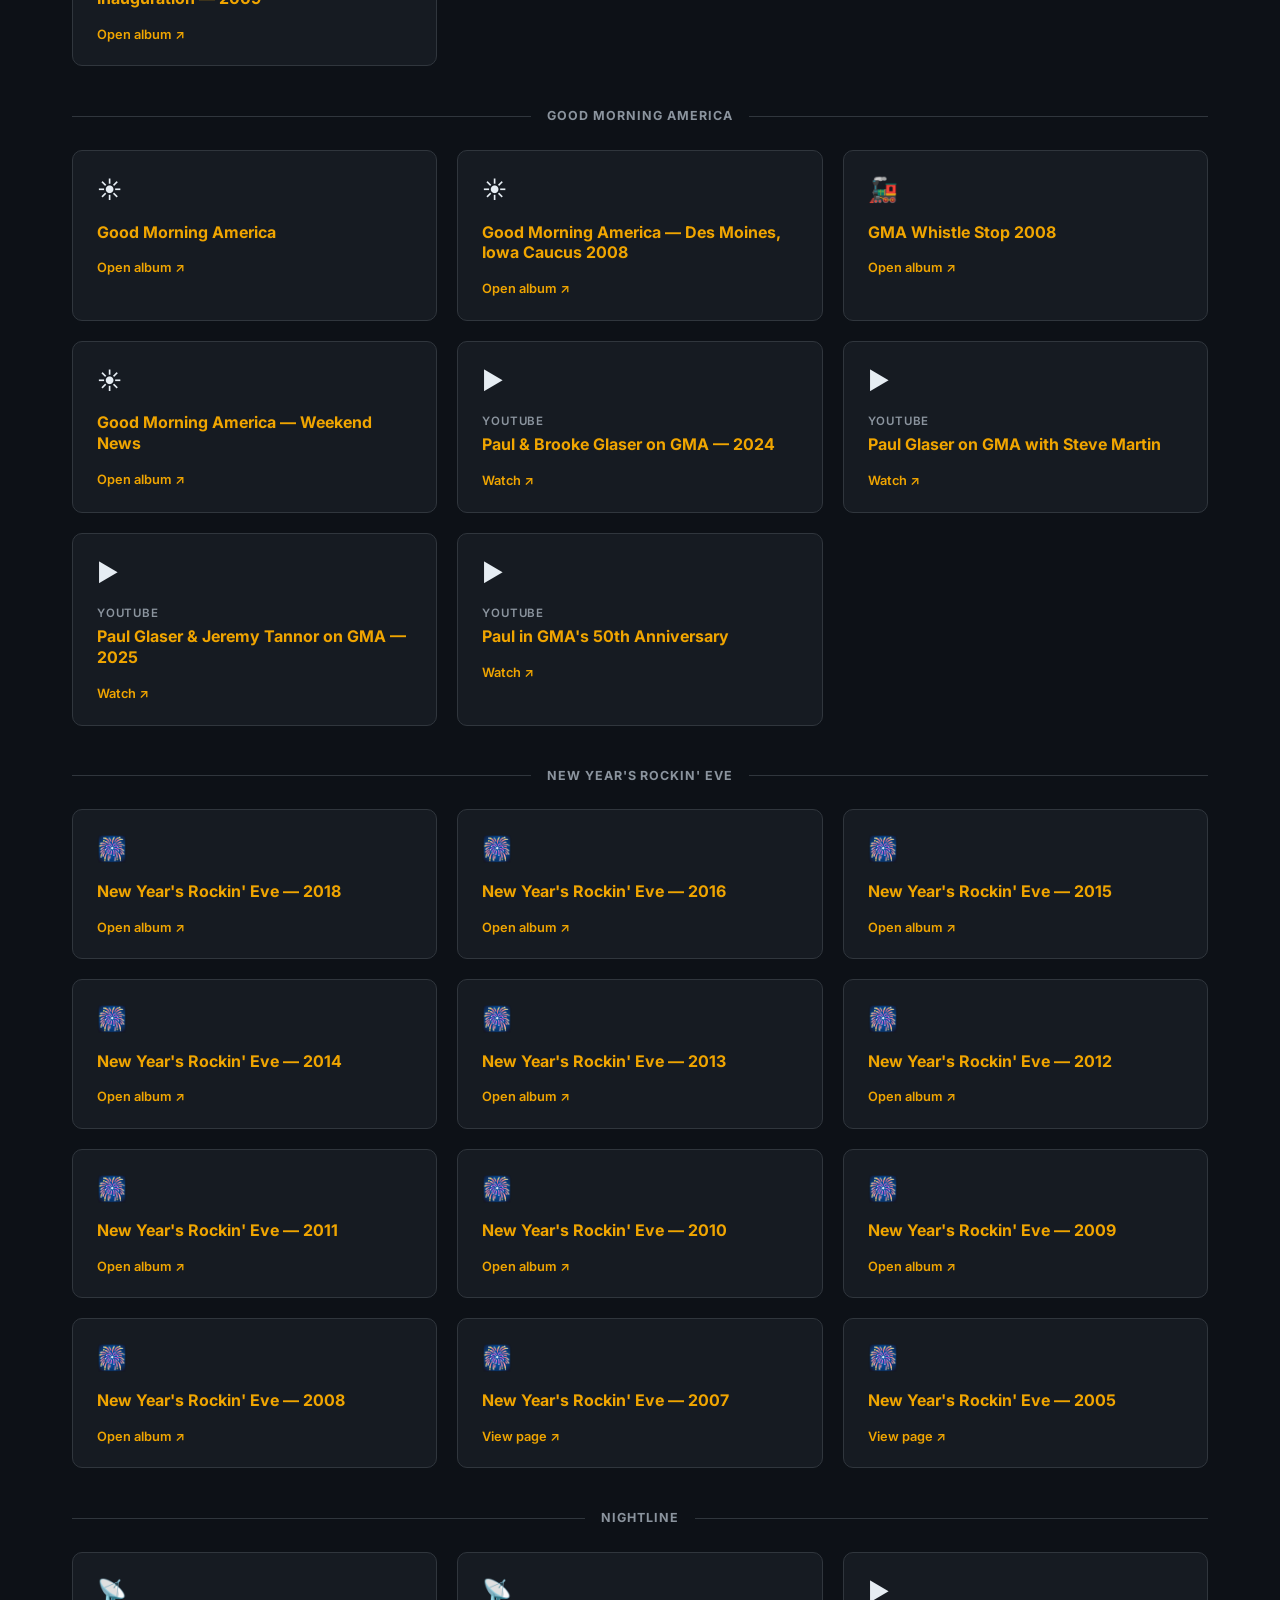
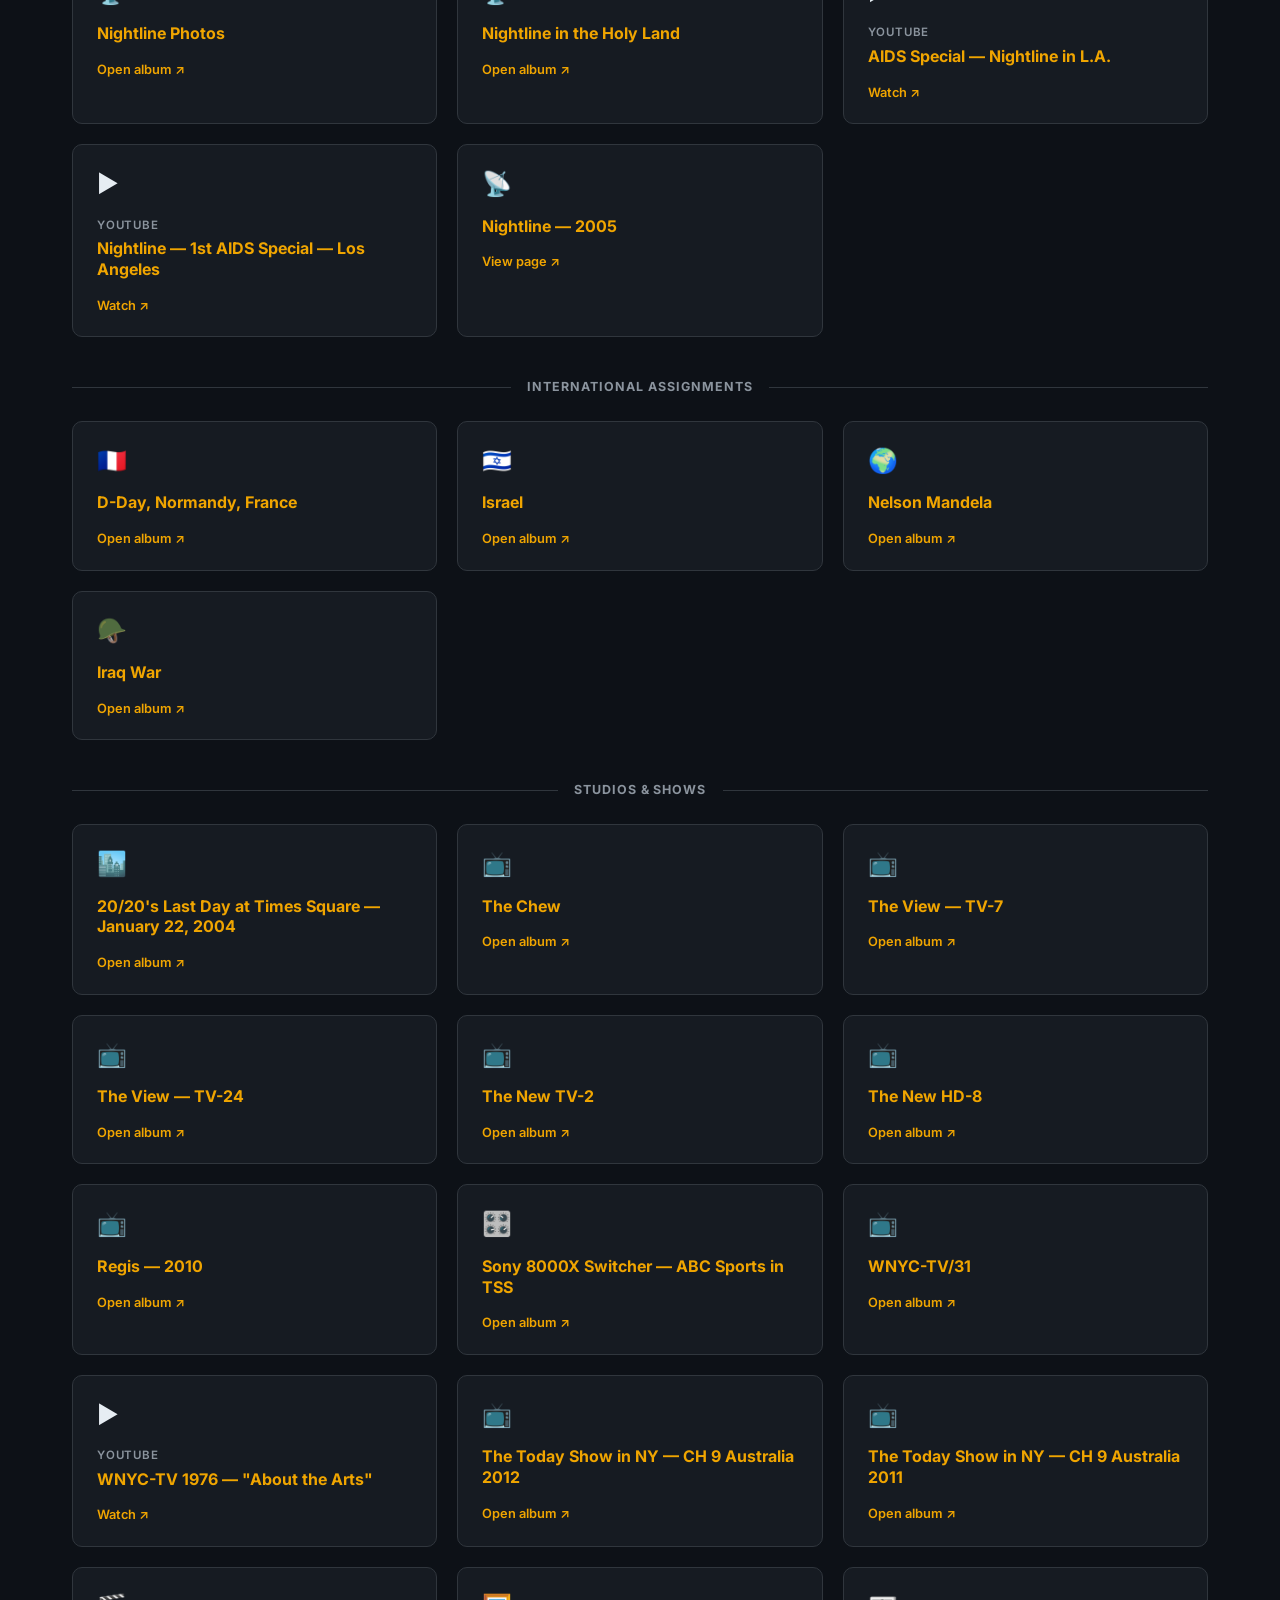
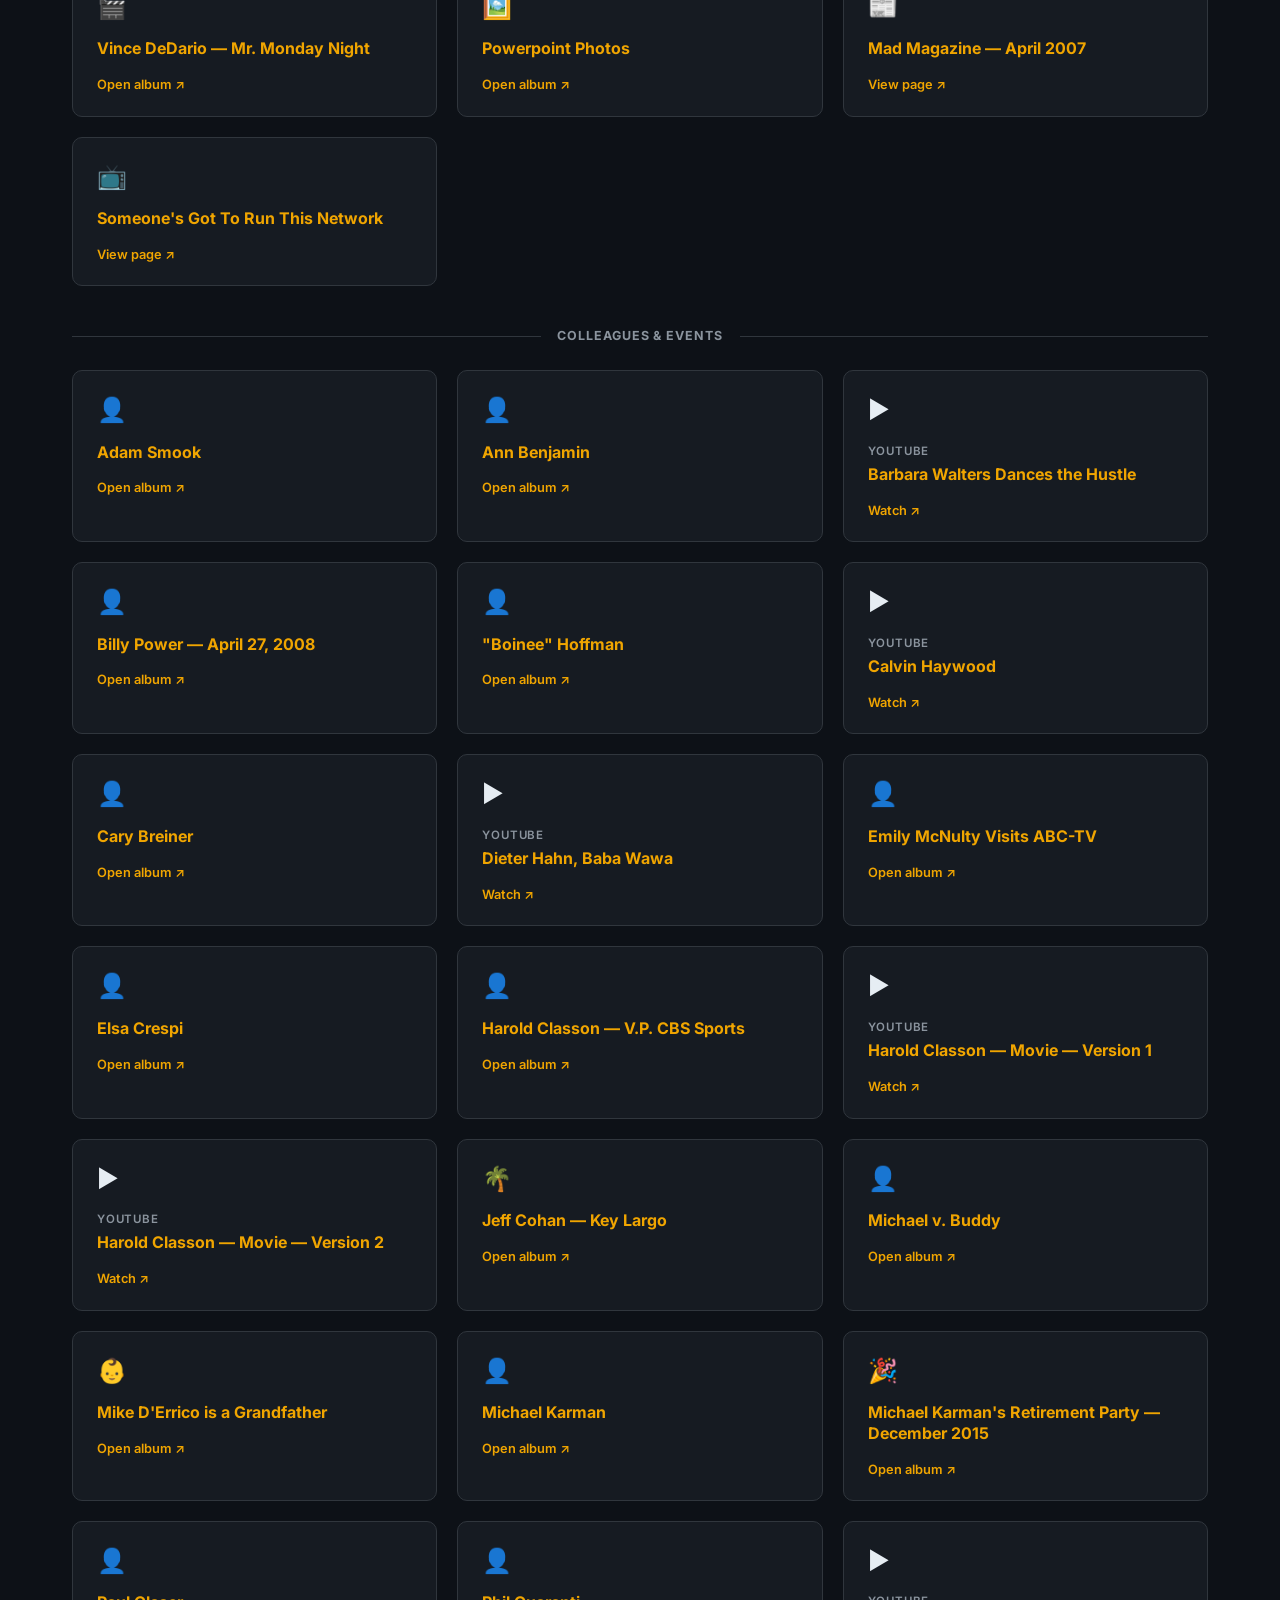
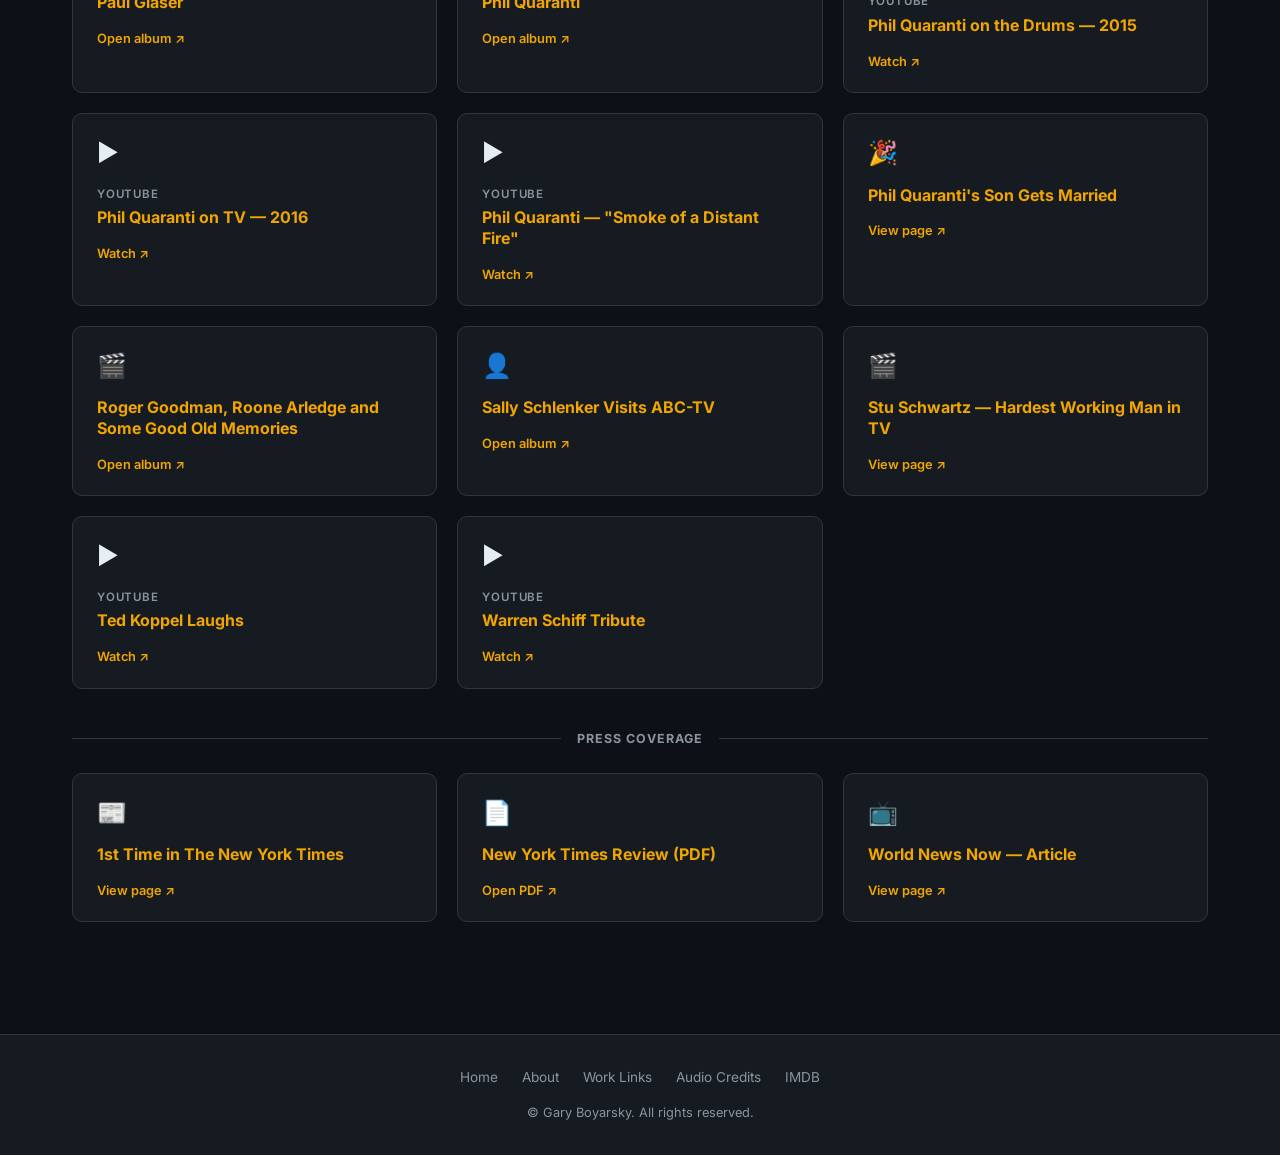
<file: workphotos.html>
<!DOCTYPE html>
<html lang="en">
<head>
  <meta charset="UTF-8">
  <meta name="viewport" content="width=device-width, initial-scale=1.0">
  <title>Work Photos · Gary Boyarsky</title>
  <link rel="stylesheet" href="styles.css">
</head>
<body>

<nav class="nav">
  <a href="index.html" class="nav-logo">Gary Boyarsky</a>
  <ul class="nav-links">
    <li><a href="history.html">About</a></li>
    <li><a href="family.html">Family</a></li>
    <li><a href="workphotos.html" class="active">Work</a></li>
    <li><a href="credits.html">Credits</a></li>
  </ul>
</nav>

<div class="page-header">
  <h1>Work Related Photos</h1>
  <p>40 years at ABC-TV — elections, sports, colleagues, and milestones</p>
</div>

<main class="container">

  <div class="section-divider">Retirement &amp; Service Awards</div>
  <div class="card-grid">
    <a href="https://photos.app.goo.gl/LvFeXvlb55KojVDr2" class="card" target="_blank" rel="noopener">
      <div class="card-icon">🎬</div>
      <div class="card-title">Retirement Day — December 1, 2017</div>
      <div class="card-arrow">Open album ↗</div>
    </a>
    <a href="https://photos.app.goo.gl/1D4exiVKg4KPsQkr5" class="card" target="_blank" rel="noopener">
      <div class="card-icon">🎬</div>
      <div class="card-title">2022 Retirees Luncheon — Fall</div>
      <div class="card-arrow">Open album ↗</div>
    </a>
    <a href="https://photos.app.goo.gl/GKySYHEzWV4tV5Na9" class="card" target="_blank" rel="noopener">
      <div class="card-icon">🎬</div>
      <div class="card-title">2018 Retiree Luncheon — Winter</div>
      <div class="card-arrow">Open album ↗</div>
    </a>
    <a href="https://photos.google.com/share/AF1QipPrCqGf7c1XRSdtTPL4DfXulLnUJpWFyCkT7InEzCnoRuA4Wjl5Qbjow0jhOiPQgA?key=cG11aS1OX290U0dnVWlFTWYyZXNfLXRrVzZhRVh3" class="card" target="_blank" rel="noopener">
      <div class="card-icon">🎬</div>
      <div class="card-title">2018 ABC Retirees Luncheon — Spring</div>
      <div class="card-arrow">Open album ↗</div>
    </a>
    <a href="https://photos.app.goo.gl/ZRuRa5MWZbsV4fJ52" class="card" target="_blank" rel="noopener">
      <div class="card-icon">🏆</div>
      <div class="card-title">2017 Walt Disney Service Awards Dinner</div>
      <div class="card-arrow">Open album ↗</div>
    </a>
    <a href="https://photos.app.goo.gl/PzrNi8gRk7GnBhou8" class="card" target="_blank" rel="noopener">
      <div class="card-icon">🏆</div>
      <div class="card-title">2012 Walt Disney Service Awards</div>
      <div class="card-arrow">Open album ↗</div>
    </a>
    <a href="https://photos.app.goo.gl/vWTVvM3t3DoXFQCv8" class="card" target="_blank" rel="noopener">
      <div class="card-icon">🏆</div>
      <div class="card-title">ABC 25 Year Awards Ceremony — September 18, 2003</div>
      <div class="card-arrow">Open album ↗</div>
    </a>
    <a href="https://photos.app.goo.gl/De3TztIFIVlTicP52" class="card" target="_blank" rel="noopener">
      <div class="card-icon">🎬</div>
      <div class="card-title">ABC Swag</div>
      <div class="card-arrow">Open album ↗</div>
    </a>
    <a href="https://photos.app.goo.gl/YrwgYti4Zu7yJrUp7" class="card" target="_blank" rel="noopener">
      <div class="card-icon">🎉</div>
      <div class="card-title">ABC Picnic — 2015</div>
      <div class="card-arrow">Open album ↗</div>
    </a>
    <a href="https://youtu.be/1oKxVLYpFOo" class="card" target="_blank" rel="noopener">
      <div class="card-icon">▶️</div>
      <div class="card-category">YouTube</div>
      <div class="card-title">Michèle Mayer Retires from ABC News</div>
      <div class="card-arrow">Watch ↗</div>
    </a>
    <a href="https://www.snapfish.com/photo-gift/share?via=link&token=kJENFeGZ5xH52fiTUBGdbA/AUS/27944004334070/SNAPFISH" class="card" target="_blank" rel="noopener">
      <div class="card-icon">📸</div>
      <div class="card-title">Steve Rebidas Retires</div>
      <div class="card-arrow">View ↗</div>
    </a>
  </div>

  <div class="section-divider">Elections &amp; Politics</div>
  <div class="card-grid">
    <a href="https://goo.gl/photos/PDDZ3C2zGxRsCdMBA" class="card" target="_blank" rel="noopener">
      <div class="card-icon">🗳️</div>
      <div class="card-title">ABCNews 2004 Presidential Election</div>
      <div class="card-arrow">Open album ↗</div>
    </a>
    <a href="https://photos.app.goo.gl/H1HzFJTtPP9LXLHc7" class="card" target="_blank" rel="noopener">
      <div class="card-icon">🗳️</div>
      <div class="card-title">ABCNews 2006 Election</div>
      <div class="card-arrow">Open album ↗</div>
    </a>
    <a href="https://goo.gl/photos/65c2Xz5rVCoC7hh99" class="card" target="_blank" rel="noopener">
      <div class="card-icon">🗳️</div>
      <div class="card-title">ABCNews Election — 2008</div>
      <div class="card-arrow">Open album ↗</div>
    </a>
    <a href="https://goo.gl/photos/Ls86MMTscYbdxB7C7" class="card" target="_blank" rel="noopener">
      <div class="card-icon">🗳️</div>
      <div class="card-title">Clinton/Obama Debate — Philadelphia — 2008</div>
      <div class="card-arrow">Open album ↗</div>
    </a>
    <a href="https://goo.gl/photos/qSK3gEHZ6dhTcyhA9" class="card" target="_blank" rel="noopener">
      <div class="card-icon">🗳️</div>
      <div class="card-title">New Hampshire Primary — 2008</div>
      <div class="card-arrow">Open album ↗</div>
    </a>
    <a href="https://goo.gl/photos/wwAZTNMmLehcGoZ97" class="card" target="_blank" rel="noopener">
      <div class="card-icon">🗳️</div>
      <div class="card-title">Super Tuesday — 2008</div>
      <div class="card-arrow">Open album ↗</div>
    </a>
    <a href="https://goo.gl/photos/kuVCHLbe4PwM6AZQ9" class="card" target="_blank" rel="noopener">
      <div class="card-icon">🇺🇸</div>
      <div class="card-title">Inauguration — 2009</div>
      <div class="card-arrow">Open album ↗</div>
    </a>
  </div>

  <div class="section-divider">Good Morning America</div>
  <div class="card-grid">
    <a href="https://goo.gl/photos/tdfnVahF5W6K4S7u5" class="card" target="_blank" rel="noopener">
      <div class="card-icon">☀️</div>
      <div class="card-title">Good Morning America</div>
      <div class="card-arrow">Open album ↗</div>
    </a>
    <a href="https://goo.gl/photos/iv9czmJiB2GhhyHJ8" class="card" target="_blank" rel="noopener">
      <div class="card-icon">☀️</div>
      <div class="card-title">Good Morning America — Des Moines, Iowa Caucus 2008</div>
      <div class="card-arrow">Open album ↗</div>
    </a>
    <a href="https://goo.gl/photos/FL873cMKFYJw14m26" class="card" target="_blank" rel="noopener">
      <div class="card-icon">🚂</div>
      <div class="card-title">GMA Whistle Stop 2008</div>
      <div class="card-arrow">Open album ↗</div>
    </a>
    <a href="https://goo.gl/photos/JMi9CzmeKGVvAiZa6" class="card" target="_blank" rel="noopener">
      <div class="card-icon">☀️</div>
      <div class="card-title">Good Morning America — Weekend News</div>
      <div class="card-arrow">Open album ↗</div>
    </a>
    <a href="https://youtu.be/jDPEWK3Jlbo" class="card" target="_blank" rel="noopener">
      <div class="card-icon">▶️</div>
      <div class="card-category">YouTube</div>
      <div class="card-title">Paul &amp; Brooke Glaser on GMA — 2024</div>
      <div class="card-arrow">Watch ↗</div>
    </a>
    <a href="https://www.youtube.com/watch?v=1eVGxTy3lrM&feature=youtu.be" class="card" target="_blank" rel="noopener">
      <div class="card-icon">▶️</div>
      <div class="card-category">YouTube</div>
      <div class="card-title">Paul Glaser on GMA with Steve Martin</div>
      <div class="card-arrow">Watch ↗</div>
    </a>
    <a href="https://youtu.be/Z1Ds8RSqqf0" class="card" target="_blank" rel="noopener">
      <div class="card-icon">▶️</div>
      <div class="card-category">YouTube</div>
      <div class="card-title">Paul Glaser &amp; Jeremy Tannor on GMA — 2025</div>
      <div class="card-arrow">Watch ↗</div>
    </a>
    <a href="https://youtu.be/bP5CFHEpSIg?si=CmOczenlvXacuQ2H&t=4029" class="card" target="_blank" rel="noopener">
      <div class="card-icon">▶️</div>
      <div class="card-category">YouTube</div>
      <div class="card-title">Paul in GMA's 50th Anniversary</div>
      <div class="card-arrow">Watch ↗</div>
    </a>
  </div>

  <div class="section-divider">New Year's Rockin' Eve</div>
  <div class="card-grid">
    <a href="https://photos.app.goo.gl/pDKRgqn0zyjLOi3S2" class="card" target="_blank" rel="noopener">
      <div class="card-icon">🎆</div>
      <div class="card-title">New Year's Rockin' Eve — 2018</div>
      <div class="card-arrow">Open album ↗</div>
    </a>
    <a href="https://goo.gl/photos/tukw2yhwTaF9Wdzs8" class="card" target="_blank" rel="noopener">
      <div class="card-icon">🎆</div>
      <div class="card-title">New Year's Rockin' Eve — 2016</div>
      <div class="card-arrow">Open album ↗</div>
    </a>
    <a href="https://photos.app.goo.gl/dcbG4yj5tyZFxvvd9" class="card" target="_blank" rel="noopener">
      <div class="card-icon">🎆</div>
      <div class="card-title">New Year's Rockin' Eve — 2015</div>
      <div class="card-arrow">Open album ↗</div>
    </a>
    <a href="https://photos.app.goo.gl/V9Q5SChTjts83hyEA" class="card" target="_blank" rel="noopener">
      <div class="card-icon">🎆</div>
      <div class="card-title">New Year's Rockin' Eve — 2014</div>
      <div class="card-arrow">Open album ↗</div>
    </a>
    <a href="https://goo.gl/photos/ggWpnTPj5skFJZbeA" class="card" target="_blank" rel="noopener">
      <div class="card-icon">🎆</div>
      <div class="card-title">New Year's Rockin' Eve — 2013</div>
      <div class="card-arrow">Open album ↗</div>
    </a>
    <a href="https://goo.gl/photos/jHruD6f4EBRJDTAo7" class="card" target="_blank" rel="noopener">
      <div class="card-icon">🎆</div>
      <div class="card-title">New Year's Rockin' Eve — 2012</div>
      <div class="card-arrow">Open album ↗</div>
    </a>
    <a href="https://goo.gl/photos/YAvB63ix9FVQ2WS5A" class="card" target="_blank" rel="noopener">
      <div class="card-icon">🎆</div>
      <div class="card-title">New Year's Rockin' Eve — 2011</div>
      <div class="card-arrow">Open album ↗</div>
    </a>
    <a href="https://goo.gl/photos/3V3ZcCT7n8kgsyUF8" class="card" target="_blank" rel="noopener">
      <div class="card-icon">🎆</div>
      <div class="card-title">New Year's Rockin' Eve — 2010</div>
      <div class="card-arrow">Open album ↗</div>
    </a>
    <a href="https://goo.gl/photos/TW8xcZpP72y1T9uYA" class="card" target="_blank" rel="noopener">
      <div class="card-icon">🎆</div>
      <div class="card-title">New Year's Rockin' Eve — 2009</div>
      <div class="card-arrow">Open album ↗</div>
    </a>
    <a href="https://goo.gl/photos/p56fZpcVBNT5uzDG6" class="card" target="_blank" rel="noopener">
      <div class="card-icon">🎆</div>
      <div class="card-title">New Year's Rockin' Eve — 2008</div>
      <div class="card-arrow">Open album ↗</div>
    </a>
    <a href="http://www.garyboyarsky.com/new_years_2007.html" class="card" target="_blank" rel="noopener">
      <div class="card-icon">🎆</div>
      <div class="card-title">New Year's Rockin' Eve — 2007</div>
      <div class="card-arrow">View page ↗</div>
    </a>
    <a href="http://garyboyarsky.com/newyears_2004.html" class="card" target="_blank" rel="noopener">
      <div class="card-icon">🎆</div>
      <div class="card-title">New Year's Rockin' Eve — 2005</div>
      <div class="card-arrow">View page ↗</div>
    </a>
  </div>

  <div class="section-divider">Nightline</div>
  <div class="card-grid">
    <a href="https://photos.app.goo.gl/uS7B86kixcrZbsQE8" class="card" target="_blank" rel="noopener">
      <div class="card-icon">📡</div>
      <div class="card-title">Nightline Photos</div>
      <div class="card-arrow">Open album ↗</div>
    </a>
    <a href="https://photos.app.goo.gl/3eq9B6d1iBBMhy6B9" class="card" target="_blank" rel="noopener">
      <div class="card-icon">📡</div>
      <div class="card-title">Nightline in the Holy Land</div>
      <div class="card-arrow">Open album ↗</div>
    </a>
    <a href="https://youtu.be/LKPJOJDnn1c" class="card" target="_blank" rel="noopener">
      <div class="card-icon">▶️</div>
      <div class="card-category">YouTube</div>
      <div class="card-title">AIDS Special — Nightline in L.A.</div>
      <div class="card-arrow">Watch ↗</div>
    </a>
    <a href="https://youtu.be/3ayzgAkCJ_Q" class="card" target="_blank" rel="noopener">
      <div class="card-icon">▶️</div>
      <div class="card-category">YouTube</div>
      <div class="card-title">Nightline — 1st AIDS Special — Los Angeles</div>
      <div class="card-arrow">Watch ↗</div>
    </a>
    <a href="http://garyboyarsky.com/nightline_2005.html" class="card" target="_blank" rel="noopener">
      <div class="card-icon">📡</div>
      <div class="card-title">Nightline — 2005</div>
      <div class="card-arrow">View page ↗</div>
    </a>
  </div>

  <div class="section-divider">International Assignments</div>
  <div class="card-grid">
    <a href="https://photos.app.goo.gl/eGu8rip3FeXUkbVr9" class="card" target="_blank" rel="noopener">
      <div class="card-icon">🇫🇷</div>
      <div class="card-title">D-Day, Normandy, France</div>
      <div class="card-arrow">Open album ↗</div>
    </a>
    <a href="https://photos.app.goo.gl/Uj6G9ak3d5Kdk84i7" class="card" target="_blank" rel="noopener">
      <div class="card-icon">🇮🇱</div>
      <div class="card-title">Israel</div>
      <div class="card-arrow">Open album ↗</div>
    </a>
    <a href="https://photos.app.goo.gl/PXYi36vXZDJmWyNU7" class="card" target="_blank" rel="noopener">
      <div class="card-icon">🌍</div>
      <div class="card-title">Nelson Mandela</div>
      <div class="card-arrow">Open album ↗</div>
    </a>
    <a href="https://photos.app.goo.gl/GyVqYNVPSFtYVvwF8" class="card" target="_blank" rel="noopener">
      <div class="card-icon">🪖</div>
      <div class="card-title">Iraq War</div>
      <div class="card-arrow">Open album ↗</div>
    </a>
  </div>

  <div class="section-divider">Studios &amp; Shows</div>
  <div class="card-grid">
    <a href="https://goo.gl/photos/aWxv5LXTRnwHzy4L7" class="card" target="_blank" rel="noopener">
      <div class="card-icon">🏙️</div>
      <div class="card-title">20/20's Last Day at Times Square — January 22, 2004</div>
      <div class="card-arrow">Open album ↗</div>
    </a>
    <a href="https://goo.gl/photos/rvRK4LbYYCrTkv919" class="card" target="_blank" rel="noopener">
      <div class="card-icon">📺</div>
      <div class="card-title">The Chew</div>
      <div class="card-arrow">Open album ↗</div>
    </a>
    <a href="https://photos.app.goo.gl/ZAGczvSLD6UKbxMt8" class="card" target="_blank" rel="noopener">
      <div class="card-icon">📺</div>
      <div class="card-title">The View — TV-7</div>
      <div class="card-arrow">Open album ↗</div>
    </a>
    <a href="https://photos.app.goo.gl/rMmnKyyfcq3kue4S8" class="card" target="_blank" rel="noopener">
      <div class="card-icon">📺</div>
      <div class="card-title">The View — TV-24</div>
      <div class="card-arrow">Open album ↗</div>
    </a>
    <a href="https://goo.gl/photos/XaRKWMiu9Kqe6m5Z7" class="card" target="_blank" rel="noopener">
      <div class="card-icon">📺</div>
      <div class="card-title">The New TV-2</div>
      <div class="card-arrow">Open album ↗</div>
    </a>
    <a href="https://goo.gl/photos/2DwHLFkbqVXVXwyD6" class="card" target="_blank" rel="noopener">
      <div class="card-icon">📺</div>
      <div class="card-title">The New HD-8</div>
      <div class="card-arrow">Open album ↗</div>
    </a>
    <a href="https://goo.gl/photos/6fEU49V4TQobrEdv5" class="card" target="_blank" rel="noopener">
      <div class="card-icon">📺</div>
      <div class="card-title">Regis — 2010</div>
      <div class="card-arrow">Open album ↗</div>
    </a>
    <a href="https://photos.app.goo.gl/yZ9SiSw6VBmpCDKh9" class="card" target="_blank" rel="noopener">
      <div class="card-icon">🎛️</div>
      <div class="card-title">Sony 8000X Switcher — ABC Sports in TSS</div>
      <div class="card-arrow">Open album ↗</div>
    </a>
    <a href="https://photos.google.com/share/AF1QipOi0grVvRc024v8X503UnPGH6O5vAapv2TgfY9PcXqFtShVvWrKuZbnUwfoQRU61g?key=RXVMa1M4eGZSOG5CaFF6b2gxWGRRYjMwWTZHbXh3" class="card" target="_blank" rel="noopener">
      <div class="card-icon">📺</div>
      <div class="card-title">WNYC-TV/31</div>
      <div class="card-arrow">Open album ↗</div>
    </a>
    <a href="https://www.youtube.com/watch?v=4vxKIzFRGPA" class="card" target="_blank" rel="noopener">
      <div class="card-icon">▶️</div>
      <div class="card-category">YouTube</div>
      <div class="card-title">WNYC-TV 1976 — "About the Arts"</div>
      <div class="card-arrow">Watch ↗</div>
    </a>
    <a href="https://goo.gl/photos/qWcENdyJHWLBh9mKA" class="card" target="_blank" rel="noopener">
      <div class="card-icon">📺</div>
      <div class="card-title">The Today Show in NY — CH 9 Australia 2012</div>
      <div class="card-arrow">Open album ↗</div>
    </a>
    <a href="https://goo.gl/photos/k2MAZ7fBrBX5SREMA" class="card" target="_blank" rel="noopener">
      <div class="card-icon">📺</div>
      <div class="card-title">The Today Show in NY — CH 9 Australia 2011</div>
      <div class="card-arrow">Open album ↗</div>
    </a>
    <a href="https://photos.app.goo.gl/JjduFWJ1eeGjvvq56" class="card" target="_blank" rel="noopener">
      <div class="card-icon">🎬</div>
      <div class="card-title">Vince DeDario — Mr. Monday Night</div>
      <div class="card-arrow">Open album ↗</div>
    </a>
    <a href="https://goo.gl/photos/QHZUrBxHBaZJGGAC6" class="card" target="_blank" rel="noopener">
      <div class="card-icon">🖼️</div>
      <div class="card-title">Powerpoint Photos</div>
      <div class="card-arrow">Open album ↗</div>
    </a>
    <a href="http://www.garyboyarsky.com/madmag.html" class="card" target="_blank" rel="noopener">
      <div class="card-icon">📰</div>
      <div class="card-title">Mad Magazine — April 2007</div>
      <div class="card-arrow">View page ↗</div>
    </a>
    <a href="http://www.garyboyarsky.com/network.html" class="card" target="_blank" rel="noopener">
      <div class="card-icon">📺</div>
      <div class="card-title">Someone's Got To Run This Network</div>
      <div class="card-arrow">View page ↗</div>
    </a>
  </div>

  <div class="section-divider">Colleagues &amp; Events</div>
  <div class="card-grid">
    <a href="https://goo.gl/photos/A8t3sbrsvfLvNK8z9" class="card" target="_blank" rel="noopener">
      <div class="card-icon">👤</div>
      <div class="card-title">Adam Smook</div>
      <div class="card-arrow">Open album ↗</div>
    </a>
    <a href="https://goo.gl/photos/he6aqWVCCH2s4X4FA" class="card" target="_blank" rel="noopener">
      <div class="card-icon">👤</div>
      <div class="card-title">Ann Benjamin</div>
      <div class="card-arrow">Open album ↗</div>
    </a>
    <a href="http://youtu.be/weK-key0Aeg" class="card" target="_blank" rel="noopener">
      <div class="card-icon">▶️</div>
      <div class="card-category">YouTube</div>
      <div class="card-title">Barbara Walters Dances the Hustle</div>
      <div class="card-arrow">Watch ↗</div>
    </a>
    <a href="https://goo.gl/photos/2JWYmMHU9Yq1M1wf6" class="card" target="_blank" rel="noopener">
      <div class="card-icon">👤</div>
      <div class="card-title">Billy Power — April 27, 2008</div>
      <div class="card-arrow">Open album ↗</div>
    </a>
    <a href="https://goo.gl/photos/GfJ8FN5MdTMKBoyq7" class="card" target="_blank" rel="noopener">
      <div class="card-icon">👤</div>
      <div class="card-title">"Boinee" Hoffman</div>
      <div class="card-arrow">Open album ↗</div>
    </a>
    <a href="https://youtu.be/lALL5O8xHSU" class="card" target="_blank" rel="noopener">
      <div class="card-icon">▶️</div>
      <div class="card-category">YouTube</div>
      <div class="card-title">Calvin Haywood</div>
      <div class="card-arrow">Watch ↗</div>
    </a>
    <a href="https://photos.app.goo.gl/KzT7VzXNVqVwvE8c8" class="card" target="_blank" rel="noopener">
      <div class="card-icon">👤</div>
      <div class="card-title">Cary Breiner</div>
      <div class="card-arrow">Open album ↗</div>
    </a>
    <a href="https://youtu.be/pVxpDanIx0M?t=1123" class="card" target="_blank" rel="noopener">
      <div class="card-icon">▶️</div>
      <div class="card-category">YouTube</div>
      <div class="card-title">Dieter Hahn, Baba Wawa</div>
      <div class="card-arrow">Watch ↗</div>
    </a>
    <a href="https://photos.app.goo.gl/16UgeUb1mNfZ1NRg7" class="card" target="_blank" rel="noopener">
      <div class="card-icon">👤</div>
      <div class="card-title">Emily McNulty Visits ABC-TV</div>
      <div class="card-arrow">Open album ↗</div>
    </a>
    <a href="https://photos.app.goo.gl/vS9nxkuDLeWaVXJM6" class="card" target="_blank" rel="noopener">
      <div class="card-icon">👤</div>
      <div class="card-title">Elsa Crespi</div>
      <div class="card-arrow">Open album ↗</div>
    </a>
    <a href="https://goo.gl/photos/29iy8FXRX9bGq1AW8" class="card" target="_blank" rel="noopener">
      <div class="card-icon">👤</div>
      <div class="card-title">Harold Classon — V.P. CBS Sports</div>
      <div class="card-arrow">Open album ↗</div>
    </a>
    <a href="https://youtu.be/WEVqjoSNC-Q" class="card" target="_blank" rel="noopener">
      <div class="card-icon">▶️</div>
      <div class="card-category">YouTube</div>
      <div class="card-title">Harold Classon — Movie — Version 1</div>
      <div class="card-arrow">Watch ↗</div>
    </a>
    <a href="https://youtu.be/VHTROadgaMw" class="card" target="_blank" rel="noopener">
      <div class="card-icon">▶️</div>
      <div class="card-category">YouTube</div>
      <div class="card-title">Harold Classon — Movie — Version 2</div>
      <div class="card-arrow">Watch ↗</div>
    </a>
    <a href="https://photos.app.goo.gl/wZkoWLZjEY68zENi9" class="card" target="_blank" rel="noopener">
      <div class="card-icon">🌴</div>
      <div class="card-title">Jeff Cohan — Key Largo</div>
      <div class="card-arrow">Open album ↗</div>
    </a>
    <a href="https://goo.gl/photos/LgzkokckvKjCdpPMA" class="card" target="_blank" rel="noopener">
      <div class="card-icon">👤</div>
      <div class="card-title">Michael v. Buddy</div>
      <div class="card-arrow">Open album ↗</div>
    </a>
    <a href="https://goo.gl/photos/CBPb1hojN62txA786" class="card" target="_blank" rel="noopener">
      <div class="card-icon">👶</div>
      <div class="card-title">Mike D'Errico is a Grandfather</div>
      <div class="card-arrow">Open album ↗</div>
    </a>
    <a href="https://goo.gl/photos/NDgreh1f2fBNsSn68" class="card" target="_blank" rel="noopener">
      <div class="card-icon">👤</div>
      <div class="card-title">Michael Karman</div>
      <div class="card-arrow">Open album ↗</div>
    </a>
    <a href="https://goo.gl/photos/K5Yrh2vgjbgyWMKeA" class="card" target="_blank" rel="noopener">
      <div class="card-icon">🎉</div>
      <div class="card-title">Michael Karman's Retirement Party — December 2015</div>
      <div class="card-arrow">Open album ↗</div>
    </a>
    <a href="https://goo.gl/photos/grDRsTco4kp4sH188" class="card" target="_blank" rel="noopener">
      <div class="card-icon">👤</div>
      <div class="card-title">Paul Glaser</div>
      <div class="card-arrow">Open album ↗</div>
    </a>
    <a href="https://goo.gl/photos/FHvqWVYBmxTebJst6" class="card" target="_blank" rel="noopener">
      <div class="card-icon">👤</div>
      <div class="card-title">Phil Quaranti</div>
      <div class="card-arrow">Open album ↗</div>
    </a>
    <a href="https://www.youtube.com/watch?v=Epy6b7YUv7E&feature=youtu.be" class="card" target="_blank" rel="noopener">
      <div class="card-icon">▶️</div>
      <div class="card-category">YouTube</div>
      <div class="card-title">Phil Quaranti on the Drums — 2015</div>
      <div class="card-arrow">Watch ↗</div>
    </a>
    <a href="https://www.youtube.com/watch?v=tRvgbSeoa_g&feature=youtu.be" class="card" target="_blank" rel="noopener">
      <div class="card-icon">▶️</div>
      <div class="card-category">YouTube</div>
      <div class="card-title">Phil Quaranti on TV — 2016</div>
      <div class="card-arrow">Watch ↗</div>
    </a>
    <a href="https://youtu.be/51MkcMG5gFc" class="card" target="_blank" rel="noopener">
      <div class="card-icon">▶️</div>
      <div class="card-category">YouTube</div>
      <div class="card-title">Phil Quaranti — "Smoke of a Distant Fire"</div>
      <div class="card-arrow">Watch ↗</div>
    </a>
    <a href="http://garyboyarsky.com/eric.html" class="card" target="_blank" rel="noopener">
      <div class="card-icon">🎉</div>
      <div class="card-title">Phil Quaranti's Son Gets Married</div>
      <div class="card-arrow">View page ↗</div>
    </a>
    <a href="https://goo.gl/photos/wqsTdsm7DCqCXLm88" class="card" target="_blank" rel="noopener">
      <div class="card-icon">🎬</div>
      <div class="card-title">Roger Goodman, Roone Arledge and Some Good Old Memories</div>
      <div class="card-arrow">Open album ↗</div>
    </a>
    <a href="https://photos.app.goo.gl/iX8p2LRR5kTAPVrp9" class="card" target="_blank" rel="noopener">
      <div class="card-icon">👤</div>
      <div class="card-title">Sally Schlenker Visits ABC-TV</div>
      <div class="card-arrow">Open album ↗</div>
    </a>
    <a href="http://www.garyboyarsky.com/stu.html" class="card" target="_blank" rel="noopener">
      <div class="card-icon">🎬</div>
      <div class="card-title">Stu Schwartz — Hardest Working Man in TV</div>
      <div class="card-arrow">View page ↗</div>
    </a>
    <a href="http://youtu.be/So3kiaWhudY" class="card" target="_blank" rel="noopener">
      <div class="card-icon">▶️</div>
      <div class="card-category">YouTube</div>
      <div class="card-title">Ted Koppel Laughs</div>
      <div class="card-arrow">Watch ↗</div>
    </a>
    <a href="https://youtu.be/4IRyp3T_QdY" class="card" target="_blank" rel="noopener">
      <div class="card-icon">▶️</div>
      <div class="card-category">YouTube</div>
      <div class="card-title">Warren Schiff Tribute</div>
      <div class="card-arrow">Watch ↗</div>
    </a>
  </div>

  <div class="section-divider">Press Coverage</div>
  <div class="card-grid">
    <a href="http://www.garyboyarsky.com/NYT.html" class="card" target="_blank" rel="noopener">
      <div class="card-icon">📰</div>
      <div class="card-title">1st Time in The New York Times</div>
      <div class="card-arrow">View page ↗</div>
    </a>
    <a href="http://www.garyboyarsky.com/nytimes%20gb.pdf" class="card" target="_blank" rel="noopener">
      <div class="card-icon">📄</div>
      <div class="card-title">New York Times Review (PDF)</div>
      <div class="card-arrow">Open PDF ↗</div>
    </a>
    <a href="http://garyboyarsky.com/WNN.html" class="card" target="_blank" rel="noopener">
      <div class="card-icon">📺</div>
      <div class="card-title">World News Now — Article</div>
      <div class="card-arrow">View page ↗</div>
    </a>
  </div>

</main>

<footer class="footer">
  <div class="footer-links">
    <a href="index.html">Home</a>
    <a href="history.html">About</a>
    <a href="work.html">Work Links</a>
    <a href="credits.html">Audio Credits</a>
    <a href="http://www.imdb.com/name/nm3218027/" target="_blank" rel="noopener">IMDB</a>
  </div>
  <p class="footer-copy">&copy; Gary Boyarsky. All rights reserved.</p>
</footer>

</body>
</html>
</file>
<file: styles.css>
@import url('https://fonts.googleapis.com/css2?family=Inter:wght@400;600;700;800&display=swap');

:root {
  --bg:       #0d1117;
  --surface:  #161b22;
  --border:   #30363d;
  --gold:     #f0a500;
  --gold-dim: #c4840a;
  --red:      #e05252;
  --text:     #e6edf3;
  --muted:    #8b949e;
}

*, *::before, *::after {
  box-sizing: border-box;
  margin: 0;
  padding: 0;
}

html { scroll-behavior: smooth; }

body {
  background: var(--bg);
  color: var(--text);
  font-family: 'Inter', system-ui, sans-serif;
  font-size: 16px;
  line-height: 1.6;
  min-height: 100vh;
}

a { color: var(--gold); text-decoration: none; }
a:hover { color: var(--gold-dim); }

/* ── NAV ── */
.nav {
  position: sticky;
  top: 0;
  z-index: 100;
  background: rgba(13, 17, 23, 0.96);
  backdrop-filter: blur(8px);
  border-bottom: 1px solid var(--border);
  display: flex;
  align-items: center;
  justify-content: space-between;
  padding: 0 2rem;
  height: 60px;
  gap: 2rem;
}

.nav-logo {
  font-size: 1.05rem;
  font-weight: 800;
  color: var(--gold);
  text-decoration: none;
  white-space: nowrap;
  letter-spacing: -0.01em;
}

.nav-links {
  display: flex;
  gap: 1.5rem;
  list-style: none;
  flex-wrap: wrap;
}

.nav-links a {
  font-size: 0.875rem;
  font-weight: 600;
  color: var(--muted);
  text-decoration: none;
  padding-bottom: 2px;
  border-bottom: 2px solid transparent;
  transition: color 0.2s, border-color 0.2s;
  white-space: nowrap;
}

.nav-links a:hover,
.nav-links a.active {
  color: var(--text);
  border-bottom-color: var(--gold);
}

/* ── HERO ── */
.hero {
  position: relative;
  min-height: 420px;
  display: flex;
  align-items: center;
  justify-content: center;
  text-align: center;
  padding: 4rem 2rem;
  overflow: hidden;
  background: linear-gradient(135deg, #0d1117 0%, #1a1f2e 50%, #0d1117 100%);
}

.hero-bg {
  position: absolute;
  inset: 0;
  background-image: url('bg.jpg');
  background-size: cover;
  background-position: center;
  opacity: 0.14;
}

.hero-content {
  position: relative;
  z-index: 1;
  max-width: 720px;
}

.hero-title {
  font-size: clamp(2.5rem, 6vw, 4rem);
  font-weight: 800;
  color: var(--text);
  letter-spacing: -0.02em;
  line-height: 1.1;
  margin-bottom: 0.75rem;
}

.hero-subtitle {
  font-size: 1.1rem;
  color: var(--muted);
  margin-bottom: 1.5rem;
}

.hero-badges {
  display: flex;
  flex-wrap: wrap;
  gap: 0.5rem;
  justify-content: center;
  margin-bottom: 1.75rem;
}

.hero-link {
  display: inline-flex;
  align-items: center;
  gap: 0.4rem;
  color: var(--gold);
  font-weight: 600;
  font-size: 0.95rem;
  border: 1px solid var(--gold);
  padding: 0.5rem 1.25rem;
  border-radius: 6px;
  transition: background 0.2s;
}

.hero-link:hover {
  background: rgba(240, 165, 0, 0.1);
  color: var(--gold);
}

/* ── PAGE HEADER ── */
.page-header {
  background: linear-gradient(135deg, #1a1f2e 0%, transparent 100%);
  border-bottom: 1px solid var(--border);
  padding: 2.5rem 2rem;
  text-align: center;
}

.page-header h1 {
  font-size: clamp(1.5rem, 4vw, 2.5rem);
  font-weight: 800;
  color: var(--text);
  letter-spacing: -0.02em;
}

.page-header p {
  color: var(--muted);
  margin-top: 0.5rem;
  font-size: 1rem;
}

/* ── CONTAINER ── */
.container {
  max-width: 1200px;
  margin: 0 auto;
  padding: 3rem 2rem;
}

/* ── CARD GRID ── */
.card-grid {
  display: grid;
  grid-template-columns: repeat(3, 1fr);
  gap: 1.25rem;
}

@media (max-width: 900px) {
  .card-grid { grid-template-columns: repeat(2, 1fr); }
}
@media (max-width: 560px) {
  .card-grid { grid-template-columns: 1fr; }
}

/* ── CARD ── */
.card {
  display: flex;
  flex-direction: column;
  background: var(--surface);
  border: 1px solid var(--border);
  border-radius: 10px;
  padding: 1.25rem 1.5rem;
  text-decoration: none;
  color: inherit;
  transition: transform 0.2s, box-shadow 0.2s, border-color 0.2s;
}

.card:hover {
  transform: translateY(-4px);
  box-shadow: 0 0 20px rgba(240, 165, 0, 0.25);
  border-color: var(--gold);
}

.card-icon  { font-size: 1.5rem; margin-bottom: 0.75rem; }

.card-category {
  font-size: 0.72rem;
  font-weight: 600;
  color: var(--muted);
  text-transform: uppercase;
  letter-spacing: 0.07em;
  margin-bottom: 0.25rem;
}

.card-title {
  font-size: 1rem;
  font-weight: 700;
  color: var(--gold);
  margin-bottom: 0.25rem;
  line-height: 1.3;
}

.card-desc {
  font-size: 0.875rem;
  color: var(--muted);
  line-height: 1.5;
  flex: 1;
}

.card-arrow {
  margin-top: 0.75rem;
  font-size: 0.8rem;
  color: var(--gold);
  font-weight: 600;
}

/* ── SECTION DIVIDER ── */
.section-divider {
  display: flex;
  align-items: center;
  gap: 1rem;
  margin: 2.5rem 0 1.5rem;
  color: var(--muted);
  font-size: 0.78rem;
  font-weight: 700;
  text-transform: uppercase;
  letter-spacing: 0.08em;
}

.section-divider::before,
.section-divider::after {
  content: '';
  flex: 1;
  height: 1px;
  background: var(--border);
}

/* ── AUDIO CARD ── */
.audio-card {
  background: var(--surface);
  border: 1px solid var(--border);
  border-radius: 10px;
  padding: 1.25rem 1.5rem;
  transition: border-color 0.2s;
}

.audio-card:hover { border-color: var(--gold); }

.audio-card-header {
  display: flex;
  align-items: flex-start;
  justify-content: space-between;
  gap: 1rem;
  margin-bottom: 0.75rem;
}

.audio-card-name  { font-size: 1rem; font-weight: 700; color: var(--text); }
.audio-card-title { font-size: 0.85rem; color: var(--muted); margin-top: 0.15rem; }
.audio-card-icon  { font-size: 1.25rem; color: var(--gold); flex-shrink: 0; }

audio {
  width: 100%;
  height: 36px;
  accent-color: var(--gold);
  display: block;
}

/* ── BADGE ── */
.badge {
  display: inline-flex;
  align-items: center;
  gap: 0.3rem;
  background: rgba(240, 165, 0, 0.12);
  color: var(--gold);
  border: 1px solid rgba(240, 165, 0, 0.3);
  border-radius: 999px;
  padding: 0.3rem 0.85rem;
  font-size: 0.8rem;
  font-weight: 600;
}

.badge-red {
  background: rgba(224, 82, 82, 0.12);
  color: var(--red);
  border-color: rgba(224, 82, 82, 0.3);
}

/* ── BIO (history.html) ── */
.bio-grid {
  display: grid;
  grid-template-columns: 1fr 280px;
  gap: 3rem;
  align-items: start;
}

@media (max-width: 700px) {
  .bio-grid { grid-template-columns: 1fr; }
}

.bio-text p {
  color: var(--text);
  margin-bottom: 1.25rem;
  font-size: 1rem;
  line-height: 1.8;
}

.bio-photo { text-align: center; }

.bio-photo img {
  width: 100%;
  border-radius: 10px;
  border: 1px solid var(--border);
}

.bio-photo figcaption {
  font-size: 0.8rem;
  color: var(--muted);
  margin-top: 0.75rem;
  line-height: 1.5;
  font-style: italic;
}

.bio-highlights { margin-top: 1.5rem; }

.bio-highlights h3 {
  font-size: 1.05rem;
  font-weight: 700;
  color: var(--gold);
  margin-bottom: 0.875rem;
}

.bio-highlights ul {
  list-style: none;
  display: flex;
  flex-direction: column;
  gap: 0.5rem;
}

.bio-highlights li {
  display: flex;
  align-items: flex-start;
  gap: 0.6rem;
  font-size: 0.9rem;
  color: var(--text);
}

.bio-highlights li::before {
  content: '▸';
  color: var(--gold);
  flex-shrink: 0;
  margin-top: 0.1rem;
}

.awards-row {
  display: flex;
  flex-wrap: wrap;
  gap: 0.75rem;
  margin-top: 2rem;
  padding-top: 1.5rem;
  border-top: 1px solid var(--border);
}

/* ── WORK.HTML ── */
.work-grid {
  display: grid;
  grid-template-columns: repeat(2, 1fr);
  gap: 2.5rem;
}

@media (max-width: 700px) {
  .work-grid { grid-template-columns: 1fr; }
}

.work-section-title {
  font-size: 1.2rem;
  font-weight: 800;
  color: var(--text);
  margin-bottom: 1.25rem;
  padding-bottom: 0.75rem;
  border-bottom: 2px solid var(--gold);
}

.work-link-list {
  display: flex;
  flex-direction: column;
  gap: 0.625rem;
}

.work-link-item {
  display: flex;
  align-items: center;
  gap: 0.75rem;
  background: var(--surface);
  border: 1px solid var(--border);
  border-radius: 8px;
  padding: 0.875rem 1rem;
  color: var(--text);
  text-decoration: none;
  font-size: 0.875rem;
  font-weight: 500;
  transition: border-color 0.2s, transform 0.2s;
}

.work-link-item:hover {
  border-color: var(--gold);
  transform: translateX(4px);
  color: var(--text);
}

.work-link-icon { font-size: 1rem; flex-shrink: 0; }

.work-note {
  background: rgba(240, 165, 0, 0.07);
  border: 1px solid rgba(240, 165, 0, 0.2);
  border-radius: 8px;
  padding: 1rem 1.25rem;
  margin-top: 1.25rem;
  font-size: 0.85rem;
  color: var(--muted);
  line-height: 1.6;
}

.work-note strong {
  display: block;
  color: var(--gold);
  font-size: 0.9rem;
  margin-bottom: 0.4rem;
}

/* ── KENYA ── */
.kenya-hero {
  background: linear-gradient(135deg, #1a1200 0%, #2d1f00 40%, #1a1200 100%);
  padding: 3rem 2rem;
  text-align: center;
  border-bottom: 1px solid var(--border);
}

.kenya-hero h1 {
  font-size: clamp(1.5rem, 4vw, 2.25rem);
  font-weight: 800;
  color: var(--gold);
  margin-bottom: 0.5rem;
}

.kenya-hero p { color: var(--muted); font-size: 1rem; }

/* ── FOOTER ── */
.footer {
  background: var(--surface);
  border-top: 1px solid var(--border);
  padding: 2rem;
  text-align: center;
  margin-top: 4rem;
}

.footer-links {
  display: flex;
  flex-wrap: wrap;
  justify-content: center;
  gap: 1.5rem;
  margin-bottom: 0.875rem;
}

.footer-links a {
  font-size: 0.85rem;
  color: var(--muted);
  transition: color 0.2s;
}

.footer-links a:hover { color: var(--gold); }

.footer-copy { font-size: 0.8rem; color: var(--muted); }

/* ── RESPONSIVE NAV ── */
@media (max-width: 560px) {
  .nav {
    padding: 0.75rem 1rem;
    flex-wrap: wrap;
    height: auto;
    gap: 0.5rem;
  }
  .nav-links { gap: 1rem; }
  .container { padding: 2rem 1rem; }
}
</file>
